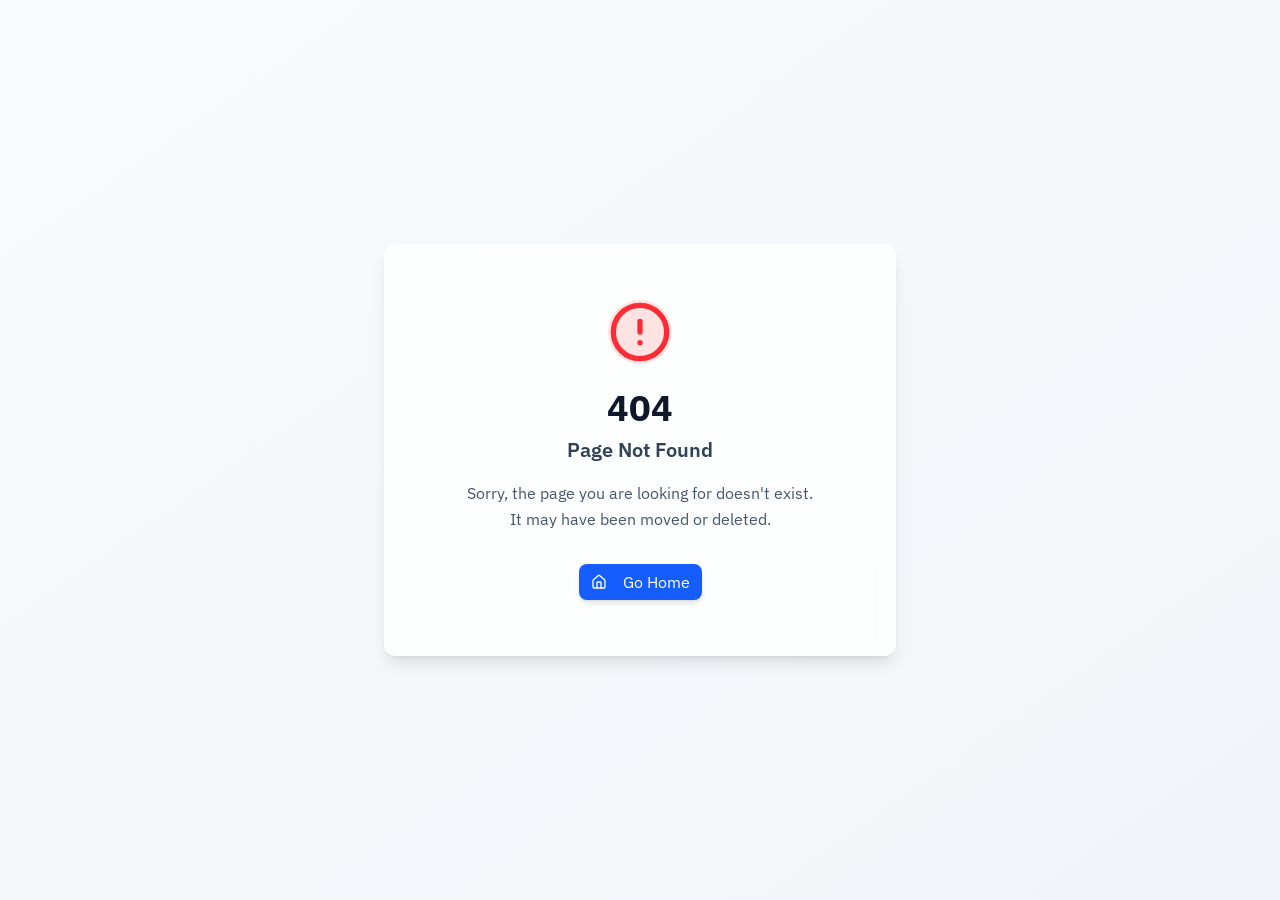
<file: index.html>
<!doctype html>
<html lang="en">

  <head>
    <meta charset="UTF-8" />
    <meta
      name="viewport"
      content="width=device-width, initial-scale=1.0, maximum-scale=1" />
    <meta name="description" content="Infinite AI builds outcome-based AI departments for faster lead response, more appointments, database reactivation, sales accountability, and executive revenue visibility." />
    <meta name="robots" content="index,follow" />
    <meta name="theme-color" content="#071018" />
    <meta property="og:type" content="website" />
    <meta property="og:title" content="Infinite AI | Your AI Department. Outcomes Over Automation." />
    <meta property="og:description" content="Choose the revenue outcome you need. Infinite AI builds the AI department behind it." />
    <meta property="og:image" content="/media/infinite-ai-hero-control-tower_30605538.png" />
    <meta name="twitter:card" content="summary_large_image" />
    <meta name="twitter:title" content="Infinite AI | Outcomes Over Automation." />
    <meta name="twitter:description" content="AI revenue systems for faster response, better booking, recovery, and executive visibility." />
    <title>Infinite AI | Your AI Department. Outcomes Over Automation.</title>
    <link rel="icon" type="image/svg+xml" href="/media/favicon.svg" />
    <link rel="preconnect" href="https://fonts.googleapis.com" />
    <link rel="preconnect" href="https://fonts.gstatic.com" crossorigin />
    <link href="https://fonts.googleapis.com/css2?family=IBM+Plex+Mono:wght@400;500;600&family=IBM+Plex+Sans:wght@400;500;600;700&family=Space+Grotesk:wght@400;500;600;700&display=swap" rel="stylesheet" />
    <script type="module" crossorigin src="/assets/index-BrvCGuok.js"></script>
    <link rel="stylesheet" crossorigin href="/assets/index-9msH9TsM.css">
  </head>

  <body>
    <div id="root"></div>
  </body>

</html>
</file>
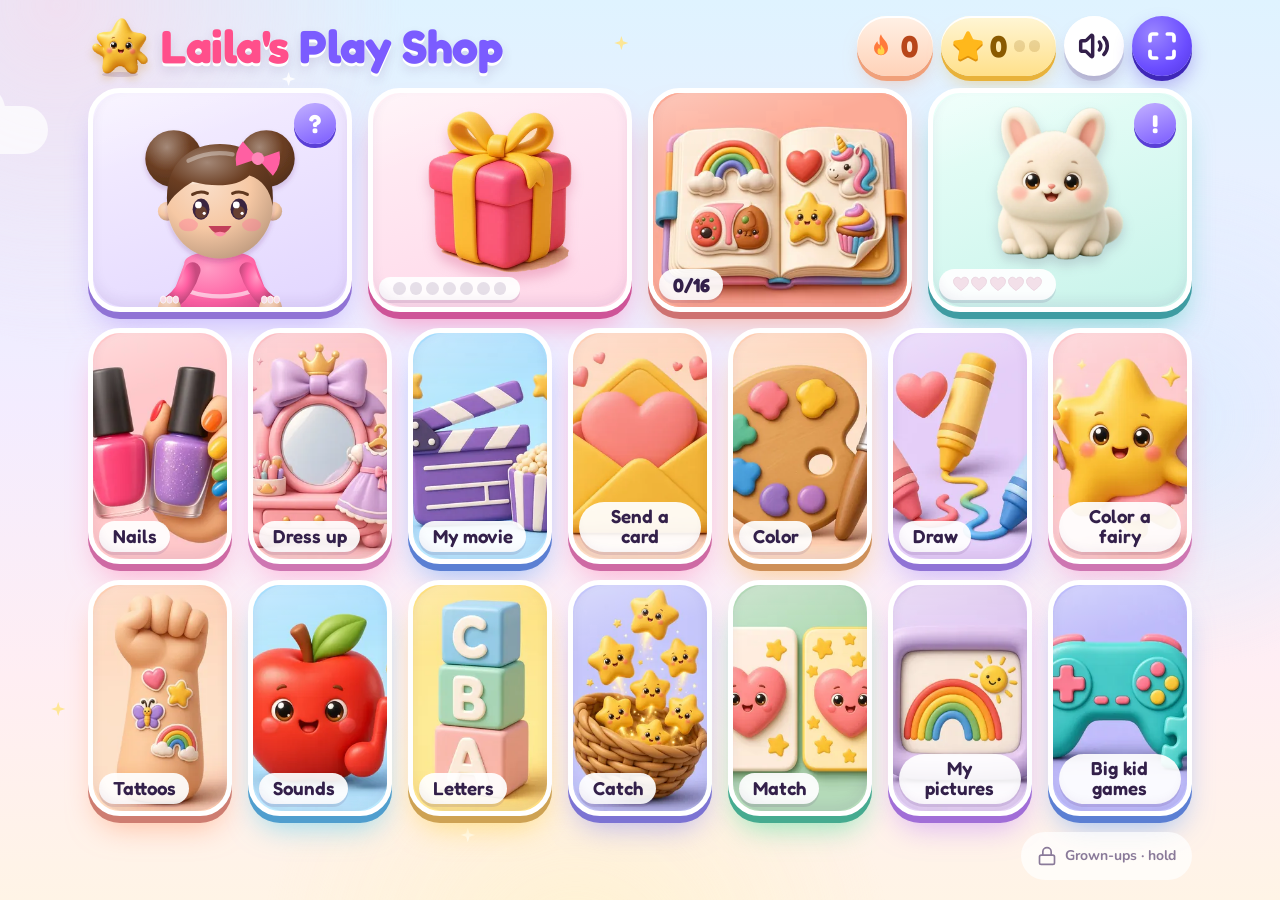
<file: lailas-play-shop/index.html>
<!doctype html>
<html lang="en">
  <head>
    <meta charset="utf-8" />
    <meta name="viewport" content="width=device-width, initial-scale=1, viewport-fit=cover, user-scalable=no" />
    <title>Laila's Play Shop</title>
    <meta name="description" content="Paint nails, sound out words, color, and make a card. A free play app for little kids. No ads, works offline." />
    <meta name="theme-color" content="#F3ECFF" />
    <meta name="color-scheme" content="light" />
    <meta name="mobile-web-app-capable" content="yes" />
    <meta name="apple-mobile-web-app-capable" content="yes" />
    <meta name="apple-mobile-web-app-title" content="Play Shop" />
    <meta name="apple-mobile-web-app-status-bar-style" content="default" />
    <link rel="icon" type="image/png" href="/lailas-play-shop/icons/favicon-64.png" />
    <link rel="icon" type="image/png" sizes="192x192" href="/lailas-play-shop/icons/icon-192.png" />
    <link rel="apple-touch-icon" href="/lailas-play-shop/icons/apple-touch-icon.png" />
    <meta property="og:type" content="website" />
    <meta property="og:title" content="Laila's Play Shop" />
    <meta property="og:description" content="Paint nails, sound out words, color, and make a card. Free, no ads, works offline." />
    <meta property="og:image" content="https://cryptouprise.github.io/lailas-play-shop/og.jpg" />
    <meta property="og:image:width" content="1200" />
    <meta property="og:image:height" content="630" />
    <meta property="og:url" content="https://cryptouprise.github.io/lailas-play-shop/" />
    <meta name="twitter:card" content="summary_large_image" />
    <meta name="twitter:title" content="Laila's Play Shop" />
    <meta name="twitter:image" content="https://cryptouprise.github.io/lailas-play-shop/og.jpg" />
    <link rel="preload" as="image" href="/lailas-play-shop/art/mascot.webp" />
    <style>
      /* paint something instantly while JS loads */
      html,body{background:linear-gradient(180deg,#dff3ff,#f3ecff 45%,#ffeef3 75%,#fff4e6);margin:0;height:100%}
      #boot{position:fixed;inset:0;display:grid;place-items:center;font:800 64px Nunito,system-ui,sans-serif;color:#ffc93c;animation:bp 1s ease-in-out infinite alternate}@keyframes bp{to{transform:scale(1.25)}}
    </style>
    <script type="module" crossorigin src="/lailas-play-shop/assets/index-B7ysQ9iC.js"></script>
    <link rel="stylesheet" crossorigin href="/lailas-play-shop/assets/index-Y3XN_cD_.css">
  <link rel="manifest" href="/lailas-play-shop/manifest.webmanifest"></head>
  <body>
    <div id="root"><div id="boot">★</div></div>
    <noscript>Laila's Play Shop needs JavaScript turned on.</noscript>
  </body>
</html>
</file>
<file: assets/index-9msH9TsM.css>
.hero-lead-route.hero-desk-glass{position:absolute;z-index:4;right:3.5%;top:14%;width:36%;height:66%;pointer-events:none;display:flex;flex-direction:column}.hero-lead-route .hlr-frame{position:relative;flex:1;min-height:0;display:flex;flex-direction:column;padding:10px 11px 9px;border-radius:14px;border:1px solid rgba(34,211,238,.68);background:linear-gradient(155deg,#06121cd1,#06121c8f 48%,#081c26a8),#050e1694;box-shadow:inset 0 0 0 1px #ffffff12,0 0 0 1px #22d3ee24,0 18px 40px #00000061,0 0 32px #22d3ee29;-webkit-backdrop-filter:blur(1.5px);backdrop-filter:blur(1.5px);overflow:hidden}.hero-lead-route .hlr-frame:before{content:"";position:absolute;top:0;right:0;width:46%;height:2px;border-radius:0 14px 0 0;background:linear-gradient(90deg,transparent,rgba(34,211,238,.98));box-shadow:0 0 14px #22d3eebf;z-index:3}.hero-lead-route .hlr-frame:after{content:"";position:absolute;top:0;right:0;bottom:22%;width:2px;border-radius:0 14px 0 0;background:linear-gradient(180deg,rgba(34,211,238,.98),transparent);box-shadow:0 0 14px #22d3ee8c;z-index:3}.hlr-grid{position:absolute;inset:0;z-index:0;opacity:.22;background-image:linear-gradient(rgba(34,211,238,.07) 1px,transparent 1px),linear-gradient(90deg,rgba(34,211,238,.07) 1px,transparent 1px);background-size:14px 14px;-webkit-mask-image:radial-gradient(ellipse 80% 70% at 50% 45%,#000 35%,transparent 85%);mask-image:radial-gradient(ellipse 80% 70% at 50% 45%,#000 35%,transparent 85%);pointer-events:none}.hlr-vignette{position:absolute;inset:0;z-index:0;border-radius:inherit;box-shadow:inset 0 0 28px #00000073;pointer-events:none}.hlr-scan{position:absolute;left:0;right:0;top:-20%;height:28%;z-index:2;background:linear-gradient(180deg,transparent,rgba(34,211,238,.07) 40%,rgba(34,211,238,.16) 50%,rgba(34,211,238,.07) 60%,transparent);animation:hlrScanSweep .55s ease-out forwards;pointer-events:none}@keyframes hlrScanSweep{0%{transform:translateY(0);opacity:.9}to{transform:translateY(380%);opacity:0}}.hlr-head{position:relative;z-index:1;display:flex;align-items:center;justify-content:space-between;gap:8px;margin-bottom:4px}.hlr-head span{display:inline-flex;align-items:center;gap:5px;color:var(--cyan);font:600 8px/1 var(--mono);letter-spacing:.08em}.hlr-live-dot{animation:hlrLiveBlink 1.4s ease-in-out infinite}@keyframes hlrLiveBlink{0%,to{opacity:1;filter:drop-shadow(0 0 3px rgba(34,211,238,.8))}50%{opacity:.45}}.hlr-head b,.hlr-head-label{color:#e8f7fb;font:700 8.5px/1.1 var(--mono);letter-spacing:.07em;text-align:right;text-shadow:0 0 12px rgba(34,211,238,.25)}.hlr-head-label{animation:hlrLabelIn .35s ease-out}@keyframes hlrLabelIn{0%{opacity:0;transform:translateY(-4px)}to{opacity:1;transform:translateY(0)}}.hlr-net{position:relative;z-index:1;flex:1;width:100%;min-height:0;overflow:visible}.hlr-constellation line{stroke:#7896a538;stroke-width:.7}.hlr-constellation>circle{fill:#8caab947}.hlr-sec-fo{overflow:visible;pointer-events:none}.hlr-sec-icon{display:flex;align-items:center;justify-content:center;width:8px;height:8px;color:#82a0af6b}.hlr-sec-icon svg{display:block}.hlr-path{fill:none;stroke-width:2.1;stroke-linecap:round;stroke-linejoin:round;opacity:.14;stroke-dasharray:1;stroke-dashoffset:0;transition:opacity .4s ease}.hlr-path.is-on{opacity:1;animation:hlrPathDraw .55s ease-out forwards,hlrPathFlow 1.8s linear .55s infinite}.hlr-path.is-lime.is-on{stroke-width:2.35;animation:hlrPathDraw .55s ease-out forwards,hlrPathFlowLime 1.6s linear .55s infinite}@keyframes hlrPathDraw{0%{stroke-dasharray:.001 1;stroke-dashoffset:0}to{stroke-dasharray:1 0;stroke-dashoffset:0}}@keyframes hlrPathFlow{0%{stroke-dasharray:.12 .08;stroke-dashoffset:0}to{stroke-dasharray:.12 .08;stroke-dashoffset:-.4}}@keyframes hlrPathFlowLime{0%{stroke-dasharray:.14 .07;stroke-dashoffset:0}to{stroke-dasharray:.14 .07;stroke-dashoffset:-.42}}.hlr-packet{fill:#7df3ff;stroke:#22d3eee6;stroke-width:.6;filter:drop-shadow(0 0 4px rgba(34,211,238,.95))}.hlr-packet.is-lime{fill:#d4f86a;stroke:#b7f436f2;filter:drop-shadow(0 0 5px rgba(183,244,54,.95))}.hlr-hub-bloom{fill:#22d3ee1a;stroke:none;opacity:0;transition:opacity .35s ease;transform-box:fill-box;transform-origin:center}.hlr-hub.is-on .hlr-hub-bloom{opacity:1;animation:hlrBloomPulse 2s ease-in-out infinite}.hlr-hub.is-lime.is-on .hlr-hub-bloom{fill:#b7f4361f;animation-name:hlrBloomPulseLime}@keyframes hlrBloomPulse{0%,to{opacity:.45;transform:scale(.92)}50%{opacity:.85;transform:scale(1.15)}}@keyframes hlrBloomPulseLime{0%,to{opacity:.5}50%{opacity:.95}}.hlr-hub-ring{fill:#081622f0;stroke:#22d3ee52;stroke-width:1.6;transition:stroke .3s ease,filter .3s ease}.hlr-hub-core{fill:#0a1c28f5;stroke:#22d3ee1f;stroke-width:.8}.hlr-hub.is-on .hlr-hub-ring{stroke:#22d3eefa;filter:drop-shadow(0 0 7px rgba(34,211,238,.8))}.hlr-hub.is-lime .hlr-hub-ring{stroke:#b7f43652}.hlr-hub.is-lime.is-on .hlr-hub-ring{stroke:#b7f436fa;filter:drop-shadow(0 0 8px rgba(183,244,54,.85))}.hlr-hub.is-lime.is-on .hlr-hub-core{stroke:#b7f43633}.hlr-hub{transform-box:fill-box;transform-origin:center}.hlr-hub.is-enter.is-on{animation:hlrHubPop .45s cubic-bezier(.22,1.4,.36,1)}@keyframes hlrHubPop{0%{transform:scale(.72);opacity:.5}70%{transform:scale(1.12)}to{transform:scale(1);opacity:1}}.hlr-hub.is-pulse.is-on .hlr-hub-ring{animation:hlrRingPulse 1.55s ease-in-out infinite}.hlr-hub.is-lime.is-pulse.is-on .hlr-hub-ring{animation-name:hlrRingPulseLime}@keyframes hlrRingPulse{0%,to{filter:drop-shadow(0 0 4px rgba(34,211,238,.5))}50%{filter:drop-shadow(0 0 11px rgba(34,211,238,.98))}}@keyframes hlrRingPulseLime{0%,to{filter:drop-shadow(0 0 4px rgba(183,244,54,.5))}50%{filter:drop-shadow(0 0 12px rgba(183,244,54,.98))}}.hlr-hub-fo{overflow:visible;pointer-events:none}.hlr-hub-icon{display:flex;align-items:center;justify-content:center;width:14px;height:14px;color:#96afbc73;transition:color .3s ease}.hlr-hub.is-on .hlr-hub-icon{color:#e8f7fb;filter:drop-shadow(0 0 3px rgba(34,211,238,.55))}.hlr-hub.is-lime.is-on .hlr-hub-icon{color:#f0fbc0;filter:drop-shadow(0 0 3px rgba(183,244,54,.6))}.hlr-hub-icon svg{display:block}.hlr-hub-label{fill:#b4d2dc66;font:700 6.5px/1 var(--mono);text-anchor:middle;letter-spacing:.05em;transition:fill .3s ease}.hlr-hub.is-on .hlr-hub-label{fill:#dff4f8}.hlr-hub.is-lime.is-on .hlr-hub-label{fill:var(--lime)}.hlr-climax-ring{fill:none;stroke:#b7f436d9;stroke-width:1.4;opacity:0;transform-box:fill-box;transform-origin:center;animation:hlrClimaxRing 1.8s ease-out infinite}@keyframes hlrClimaxRing{0%{transform:scale(.75);opacity:.85}to{transform:scale(1.65);opacity:0}}.hlr-burst-dot{fill:#b7f436f2;transform-origin:0 0;animation:hlrBurst .7s ease-out forwards;filter:drop-shadow(0 0 3px rgba(183,244,54,.9))}@keyframes hlrBurst{0%{transform:rotate(var(--burst-angle, 0deg)) translate(0) scale(1);opacity:1}to{transform:rotate(var(--burst-angle, 0deg)) translate(22px) scale(.2);opacity:0}}.hlr-channels{position:relative;z-index:1;display:grid;grid-template-columns:1fr 1fr;gap:5px;margin-top:2px}.hlr-chip{display:inline-flex;align-items:center;justify-content:center;gap:4px;min-height:22px;padding:0 6px;border-radius:5px;border:1px solid rgba(34,211,238,.22);background:#050e16b8;color:#6f8794;font:600 7px/1 var(--mono);letter-spacing:.06em;transition:color .3s ease,border-color .3s ease,background .3s ease,box-shadow .3s ease,transform .3s ease}.hlr-chip svg{flex:0 0 auto;opacity:.55}.hlr-chip.is-on{color:#dff7fb;border-color:#22d3eec7;background:#0a2430e6;box-shadow:0 0 14px #22d3ee38}.hlr-chip.is-on svg{opacity:1;color:var(--cyan)}.hlr-chip.is-flash.is-on{animation:hlrChipFlash .55s cubic-bezier(.22,1.35,.36,1)}@keyframes hlrChipFlash{0%{transform:scale(.92);box-shadow:0 0 #22d3ee00}45%{transform:scale(1.06);box-shadow:0 0 18px #22d3ee73}to{transform:scale(1)}}.hlr-chip.is-lime.is-on{color:#eef8c8;border-color:#b7f436c7;background:#18280ee6;box-shadow:0 0 16px #b7f43647}.hlr-chip.is-lime.is-on svg{color:var(--lime)}.hlr-chip.is-lime.is-hot.is-on{box-shadow:0 0 18px #b7f43666,inset 0 0 10px #b7f43614;animation:hlrBookedHot 1.6s ease-in-out infinite}@keyframes hlrBookedHot{0%,to{box-shadow:0 0 12px #b7f43647}50%{box-shadow:0 0 22px #b7f4368c}}.hlr-foot{position:relative;z-index:1;display:flex;flex-wrap:wrap;align-items:center;gap:6px;margin-top:7px;padding-top:7px;border-top:1px solid rgba(34,211,238,.2)}.hlr-foot>span{color:#7f98a5;font:500 7px/1 var(--mono);letter-spacing:.07em}.hlr-foot>span.is-lime{color:var(--lime);text-shadow:0 0 8px rgba(183,244,54,.35)}.hlr-foot>i{width:3px;height:3px;border-radius:50%;background:#22d3ee8c}.hlr-foot>b,.hlr-foot-detail{margin-left:auto;color:var(--cyan);font:700 7.5px/1 var(--mono);letter-spacing:.08em}.hlr-foot-detail{animation:hlrLabelIn .3s ease-out}.hlr-foot>b.is-hot,.hlr-foot-detail.is-hot{color:var(--lime);text-shadow:0 0 10px rgba(183,244,54,.4)}.hero-lead-route.is-static .hlr-scan,.hero-lead-route.is-static .hlr-live-dot,.hero-lead-route.is-static .hlr-path.is-on,.hero-lead-route.is-static .hlr-hub.is-on .hlr-hub-bloom,.hero-lead-route.is-static .hlr-hub.is-pulse.is-on .hlr-hub-ring,.hero-lead-route.is-static .hlr-climax-ring,.hero-lead-route.is-static .hlr-burst-dot,.hero-lead-route.is-static .hlr-chip.is-lime.is-hot.is-on,.hero-lead-route.is-static .hlr-chip.is-flash.is-on,.hero-lead-route.is-static .hlr-hub.is-enter.is-on,.hero-lead-route.is-static .hlr-head-label,.hero-lead-route.is-static .hlr-foot-detail{animation:none!important}.hero-lead-route.is-static .hlr-path.is-on{stroke-dasharray:none;opacity:1}@media (max-width: 980px){.hero-lead-route.hero-desk-glass{right:3%;top:12%;width:38%;height:68%}}@media (max-width: 660px){.hero-lead-route.hero-desk-glass{right:2%;top:12%;width:42%;height:62%}.hero-lead-route .hlr-frame{padding:7px 8px 6px;border-radius:10px}.hlr-constellation,.hlr-sec-fo,.hlr-grid{opacity:.35}.hlr-constellation{opacity:.45}.hlr-head b,.hlr-head-label,.hlr-head span,.hlr-chip,.hlr-foot>span,.hlr-foot>b,.hlr-foot-detail{font-size:6px}.hlr-chip{min-height:18px;gap:3px}.hlr-channels{gap:3px}.hlr-hub-label{font-size:5.5px}}@media (prefers-reduced-motion: reduce){.hlr-scan,.hlr-live-dot,.hlr-path.is-on,.hlr-hub.is-on .hlr-hub-bloom,.hlr-hub.is-pulse.is-on .hlr-hub-ring,.hlr-hub.is-lime.is-pulse.is-on .hlr-hub-ring,.hlr-climax-ring,.hlr-burst-dot,.hlr-chip.is-flash.is-on,.hlr-chip.is-lime.is-hot.is-on,.hlr-hub.is-enter.is-on,.hlr-head-label,.hlr-foot-detail{animation:none!important}.hlr-path.is-on{stroke-dasharray:none}}.ugc-video{position:absolute;inset:0;width:100%;height:100%;background:#061019}.ugc-video>video,.ugc-poster,.ugc-video-placeholder{width:100%;height:100%;display:block;object-fit:cover;position:absolute;inset:0}.ugc-video.is-presenter>video,.ugc-video.is-presenter .ugc-poster{object-position:40% center}.ugc-video.is-portrait>video,.ugc-video.is-portrait .ugc-poster,.ugc-video.is-portrait .ugc-video-placeholder{object-fit:contain;object-position:center center}.ugc-poster{z-index:0}.ugc-video>video{z-index:1}.ugc-video-placeholder{z-index:0;background:radial-gradient(circle at 72% 38%,rgba(34,211,238,.18),transparent 16rem),radial-gradient(circle at 28% 72%,rgba(183,244,54,.1),transparent 13rem),linear-gradient(145deg,#0b1924,#071018 70%)}.ugc-video.is-fallback>.ugc-video-placeholder{z-index:0}.ugc-controls{position:absolute;z-index:10;right:15px;bottom:14px;display:flex;align-items:center;gap:7px;pointer-events:auto}.ugc-sound-control,.ugc-play-control{min-height:38px;display:inline-flex;align-items:center;justify-content:center;border:1px solid rgba(181,224,234,.4);border-radius:7px;background:#050f17ed;box-shadow:0 8px 20px #00000040;color:#e8f4f5;font:600 9px/1 var(--mono);letter-spacing:.05em;touch-action:manipulation;-webkit-tap-highlight-color:transparent;transition:transform .16s cubic-bezier(.23,1,.32,1),border-color .16s ease,background .16s ease}.ugc-sound-control{gap:7px;padding:0 11px}.ugc-play-control{width:38px;padding:0}.ugc-sound-control:hover,.ugc-play-control:hover{transform:translateY(-2px);border-color:var(--cyan)}.ugc-sound-control:active,.ugc-play-control:active{transform:scale(.96)}.ugc-sound-control.is-muted{color:#dff7f9}.ugc-sound-control.is-audible{color:#071018;border-color:var(--lime);background:var(--lime)}.ugc-sound-control svg,.ugc-play-control svg{flex:0 0 auto}@media (max-width: 660px){.ugc-controls{right:9px;bottom:10px;gap:6px}.ugc-sound-control,.ugc-play-control{min-height:36px}.ugc-sound-control{padding:0 10px;font-size:8px}.ugc-play-control{width:36px}}.outcomes-switchboard{min-height:460px;position:relative;overflow:hidden;border:1px solid var(--line);background:radial-gradient(circle at 72% 46%,rgba(34,211,238,.16),transparent 13rem),radial-gradient(circle at 18% 70%,rgba(183,244,54,.08),transparent 10rem),#0b1925}.switchboard-grid{position:absolute;inset:0;opacity:.28;background-image:linear-gradient(rgba(104,186,211,.12) 1px,transparent 1px),linear-gradient(90deg,rgba(104,186,211,.12) 1px,transparent 1px);background-size:28px 28px;-webkit-mask-image:radial-gradient(circle at 60% 50%,black,transparent 78%);mask-image:radial-gradient(circle at 60% 50%,black,transparent 78%)}.switchboard-scan{position:absolute;left:0;right:0;height:22%;background:linear-gradient(to bottom,transparent,rgba(34,211,238,.12),transparent);animation:scanSweep 4s linear infinite;pointer-events:none}.switchboard-svg{position:absolute;inset:18px 8px 52px;width:calc(100% - 16px);height:calc(100% - 70px)}.sb-path{fill:none;stroke:#22d3ee8c;stroke-width:1.4;stroke-dasharray:7 6;animation:spokeDash 2.8s linear infinite}.sb-path.p4,.sb-path.p5,.sb-path.p6,.sb-path.p7,.sb-path.p8{stroke:#b7f43673}.sb-packet{fill:var(--cyan);filter:drop-shadow(0 0 6px var(--cyan))}.sb-packet.pk3,.sb-packet.pk4{fill:var(--lime);filter:drop-shadow(0 0 6px var(--lime))}.sb-node{position:absolute;z-index:2;padding:9px 11px;border:1px solid var(--line-strong);color:#c9e4e8;background:#06111ae6;font:500 9px var(--mono);letter-spacing:.07em;animation:nodeGlow 2.8s ease-in-out infinite}.sb-origin{top:46%;left:16%;color:var(--cyan)}.sb-src{left:4%;padding:7px 8px;color:#8eabb4;animation:none}.sb-src-a{top:18%}.sb-src-b{top:46%}.sb-src-c{top:74%}.sb-a{top:14%;left:46%;color:var(--cyan);animation-delay:.2s}.sb-b{top:44%;left:46%;color:var(--cyan);animation-delay:.55s}.sb-c{top:74%;left:46%;color:var(--lime);border-color:#b7f43680;animation-delay:.9s}.sb-d{top:14%;right:28%;color:var(--gold);animation-delay:1.2s}.sb-setter{top:74%;right:28%;color:var(--cyan);animation-delay:1.35s}.sb-end{top:44%;right:5%;color:var(--lime);border-color:#b7f4368c;animation-delay:1.5s}.sb-log{position:absolute;z-index:2;top:12px;right:12px;display:grid;gap:4px;padding:8px 9px;border:1px solid var(--line);background:#061018d1}.sb-log span{color:#8eabb4;font:500 8px var(--mono);letter-spacing:.07em}.sb-log .is-hot{color:var(--lime)}.sb-status{position:absolute;left:14px;right:14px;bottom:12px;z-index:2;display:flex;gap:8px;flex-wrap:wrap}.sb-status span{padding:6px 8px;border:1px solid var(--line);color:#8eabb4;background:#061018c7;font:500 8px var(--mono);letter-spacing:.07em}.sb-status .is-hot{color:var(--lime);border-color:#b7f43673}.strategy-console{min-height:440px}.console-main{min-height:360px}.scan-radar{position:absolute;left:42%;top:50%;width:210px;height:210px;border:1px solid rgba(34,211,238,.22);border-radius:50%;transform:translate(-50%,-50%);box-shadow:inset 0 0 40px #22d3ee14}.scan-radar:before,.scan-radar:after{content:"";position:absolute;inset:28px;border:1px dashed rgba(34,211,238,.22);border-radius:50%}.scan-radar:after{inset:56px}.scan-blip{position:absolute;width:8px;height:8px;border-radius:50%;background:var(--lime);box-shadow:0 0 10px var(--lime);animation:pingPulse 2.4s ease-out infinite}.scan-blip.blip-a{top:22%;left:62%}.scan-blip.blip-b{top:58%;left:24%;animation-delay:.7s;background:var(--cyan);box-shadow:0 0 10px var(--cyan)}.scan-blip.blip-c{top:68%;left:70%;animation-delay:1.3s}.scan-sweep{position:absolute;left:42%;top:50%;width:210px;height:210px;transform:translate(-50%,-50%);background:conic-gradient(from 0deg,transparent 0 78%,rgba(34,211,238,.28) 88%,transparent 100%);border-radius:50%;animation:radarSpin 4.2s linear infinite;pointer-events:none}.scan-card-d{inset:auto auto 12% 42%;transform:translate(-50%)}.scan-readout{position:absolute;top:18%;right:10px;display:grid;gap:6px;z-index:2}.scan-readout span{padding:7px 8px;border:1px solid var(--line);color:#8eabb4;background:#061018d1;font:500 8px var(--mono);letter-spacing:.07em}.scan-readout .is-hot{color:var(--gold);border-color:#e6b75c73}.scan-center{left:42%}.calc-terminal{min-height:440px}.calc-terminal-main{min-height:348px}.calc-gauge{position:absolute;left:50%;top:46%;width:168px;height:168px;transform:translate(-50%,-50%);border-radius:50%;background:conic-gradient(from 210deg,rgba(251,113,133,.8) 0 var(--leak, 35%),rgba(34,211,238,.18) var(--leak, 35%) 100%);mask:radial-gradient(circle,transparent 58%,black 59%);animation:gaugePulse 2.8s ease-in-out infinite;pointer-events:none}.calc-funnel{position:absolute;left:8%;bottom:14%;display:flex;align-items:flex-end;gap:6px;height:72px;z-index:1}.calc-funnel i{width:14px;border:1px solid rgba(251,113,133,.35);background:linear-gradient(to top,#fb71858c,#22d3ee33);animation:waveBar 2.2s ease-in-out infinite;transform-origin:bottom}.calc-funnel i:nth-child(1){height:86%}.calc-funnel i:nth-child(2){height:58%;animation-delay:.2s}.calc-funnel i:nth-child(3){height:34%;animation-delay:.4s}.calc-events{position:absolute;left:8%;top:10%;display:flex;gap:6px;z-index:2}.calc-events span{padding:6px 8px;border:1px solid var(--line);color:#8eabb4;background:#061018d1;font:500 8px var(--mono);letter-spacing:.06em}.calc-events .is-hot{color:var(--danger);border-color:#fb718573}@keyframes radarSpin{to{transform:translate(-50%,-50%) rotate(360deg)}}@keyframes gaugePulse{0%,to{filter:drop-shadow(0 0 8px rgba(251,113,133,.2))}50%{filter:drop-shadow(0 0 18px rgba(251,113,133,.45))}}@media (max-width: 980px){.outcomes-switchboard{max-width:700px;width:100%}}@media (max-width: 660px){.outcomes-switchboard{min-height:340px}.sb-node{transform:scale(.9);transform-origin:center}.sb-d,.sb-setter,.sb-log{display:none}.strategy-console{min-height:360px}.console-main{min-height:288px}.scan-readout{display:none}.calc-terminal{min-height:380px}}.panel-film{position:absolute;inset:0;pointer-events:none;z-index:1;box-shadow:inset 0 0 48px 10px #050c1247;background:linear-gradient(180deg,rgba(7,16,24,.1),transparent 18%,transparent 82%,rgba(7,16,24,.16))}.panel-film:after{content:"";position:absolute;inset:-18%;opacity:.035;mix-blend-mode:overlay;background-image:url("data:image/svg+xml,%3Csvg viewBox='0 0 180 180' xmlns='http://www.w3.org/2000/svg'%3E%3Cfilter id='n'%3E%3CfeTurbulence type='fractalNoise' baseFrequency='.8' numOctaves='3' stitchTiles='stitch'/%3E%3C/filter%3E%3Crect width='100%25' height='100%25' filter='url(%23n)'/%3E%3C/svg%3E")}.outcome-panel{box-shadow:inset 0 0 0 1px #ffffff08,0 28px 70px #00000047}.panel-speed{background:radial-gradient(circle at 70% 30%,rgba(183,244,54,.08),transparent 12rem),linear-gradient(160deg,#0b1924,#071018 74%)}.panel-widget{background:radial-gradient(circle at 82% 70%,rgba(34,211,238,.12),transparent 11rem),linear-gradient(160deg,#0c1c28,#071018 74%)}.panel-intel{background:radial-gradient(circle at 50% 40%,rgba(34,211,238,.1),transparent 12rem),linear-gradient(160deg,#0b1924,#071018 74%)}.outcome-panel .visual-frame-label,.outcome-panel .visual-live-badge,.outcome-panel .outcome-visual-overlay{z-index:3}.panel-channel-rail,.missed-channels,.appt-rail,.recovery-seq,.intel-chips{display:flex;gap:7px;flex-wrap:wrap}.panel-channel-rail{position:absolute;z-index:4;left:16px;right:16px;bottom:72px}.panel-channel-rail span,.missed-channels span,.appt-rail span,.recovery-seq span,.intel-chips span,.widget-dock-cta,.score-brief,.dept-node,.dept-hub,.roadmap-col{border:1px solid var(--line);background:#061018c7;font:500 8px/1 var(--mono);letter-spacing:.07em;color:#9db6be}.panel-channel-rail span,.missed-channels span,.appt-rail span,.intel-chips span{padding:7px 9px}.panel-channel-rail .is-hot,.missed-channels .is-hot,.appt-rail .is-hot,.recovery-seq .is-hot,.intel-chips .is-hot,.roadmap-col.is-hot{color:var(--lime);border-color:#b7f43680;box-shadow:0 0 16px #b7f43614}.panel-channel-rail .is-hot,.missed-channels .is-hot{animation:consolePulse 2.4s ease-in-out infinite}.panel-channel-rail .delay-1,.missed-stack i:nth-child(2),.dept-spoke.delay-1{animation-delay:.35s}.panel-channel-rail .delay-2,.dept-spoke.delay-2{animation-delay:.7s}.panel-channel-rail .delay-3,.dept-spoke.delay-3{animation-delay:1.05s}.widget-console{position:absolute;inset:0;display:flex;flex-direction:column}.widget-browser-bar{display:flex;align-items:center;gap:6px;height:36px;padding:0 14px;border-bottom:1px solid var(--line);background:#08121be0;color:#7f96a0;font:500 8px/1 var(--mono);letter-spacing:.08em}.widget-browser-bar em{width:7px;height:7px;border-radius:50%;background:#ffffff29;font-style:normal}.widget-browser-bar em:nth-child(1){background:#fb7185}.widget-browser-bar em:nth-child(2){background:#e6b75c}.widget-browser-bar em:nth-child(3){background:#b7f436}.widget-browser-bar span{margin-left:8px}.widget-site{position:relative;flex:1;padding:22px 22px 18px;background:linear-gradient(180deg,#0e202ceb,#08121af5)}.widget-site-nav{display:flex;gap:8px;align-items:center;margin-bottom:18px}.widget-site-nav i,.widget-site-copy i,.widget-site-hero{display:block;border-radius:3px;background:#22d3ee1f}.widget-site-nav i{width:auto;height:auto;padding:4px 0;background:transparent;color:#7f96a0;font:500 8px/1 var(--mono);letter-spacing:.08em}.widget-logo{width:22px;height:22px;margin-right:4px;border:1px solid rgba(183,244,54,.4);background:linear-gradient(135deg,#b7f43659,#22d3ee33)}.widget-nav-cta{margin-left:auto;padding:5px 8px;color:var(--lime);border:1px solid rgba(183,244,54,.4);background:#b7f4361f;font:500 8px/1 var(--mono);letter-spacing:.08em}.widget-site-hero{width:58%;height:auto;min-height:118px;margin-bottom:12px;padding:14px 14px 12px;display:grid;align-content:start;gap:7px;background:linear-gradient(120deg,#22d3ee33,#b7f4361a 55%,#22d3ee1f);border:1px solid rgba(34,211,238,.22)}.widget-site-hero small{color:var(--cyan);font:500 8px/1 var(--mono);letter-spacing:.08em}.widget-site-hero strong{color:#e8f4f6;font:600 15px/1.1 var(--display);letter-spacing:-.03em}.widget-site-hero em{display:block;height:5px;width:78%;border-radius:2px;background:#06101859;font-style:normal}.widget-site-hero em:nth-of-type(2){width:54%}.widget-site-cards{display:flex;gap:8px;width:58%;margin-bottom:12px}.widget-site-cards i{flex:1;min-height:58px;padding:8px;display:grid;gap:8px;border:1px solid rgba(34,211,238,.16);background:#22d3ee14;font-style:normal}.widget-site-cards b{color:#9db6be;font:500 8px/1 var(--mono);letter-spacing:.07em}.widget-site-cards s{display:block;height:22px;text-decoration:none;border-radius:2px;background:#06101859}.widget-site-stats{display:flex;gap:6px;width:58%}.widget-site-stats span{padding:6px 8px;border:1px solid var(--line);color:#8ea4ad;background:#0610188c;font:500 7px/1 var(--mono);letter-spacing:.06em}.widget-site-copy{display:grid;gap:7px;max-width:52%}.widget-site-copy i{height:6px}.widget-site-copy i:nth-child(2){width:86%}.widget-site-copy i:nth-child(3){width:64%}.widget-site-cta{display:inline-flex;margin-top:4px;padding:8px 12px;width:fit-content;color:var(--cyan);border:1px solid rgba(34,211,238,.35);background:#06101859;font:500 8px/1 var(--mono);letter-spacing:.08em}.widget-cursor{position:absolute;left:18%;top:58%;width:8px;height:8px;border-radius:50%;background:var(--cyan);box-shadow:0 0 12px var(--cyan);animation:cursorSeek 3.4s ease-in-out infinite}.widget-ping{position:absolute;left:48%;top:36%;width:10px;height:10px;border-radius:50%;background:var(--lime);box-shadow:0 0 12px var(--lime);animation:pingPulse 2.2s ease-out infinite}.widget-typing{display:flex;gap:4px;margin-top:10px;padding-left:4px}.widget-typing i{width:5px;height:5px;border-radius:50%;background:var(--cyan);animation:typingDot 1s ease-in-out infinite}.widget-typing i:nth-child(2){animation-delay:.15s}.widget-typing i:nth-child(3){animation-delay:.3s}.widget-dock{position:absolute;z-index:4;right:18px;bottom:22px;width:214px;padding:12px;border:1px solid rgba(34,211,238,.42);border-radius:10px;background:#061018e6;-webkit-backdrop-filter:blur(10px);backdrop-filter:blur(10px)}.widget-dock-head{display:flex;justify-content:space-between;color:var(--cyan);font:500 8px/1 var(--mono);letter-spacing:.08em}.widget-dock-head i,.visual-live-badge i{width:6px;height:6px;border-radius:50%;background:var(--lime);box-shadow:0 0 12px var(--lime)}.widget-msg{margin-top:10px;padding:8px 9px;border:1px solid var(--line);color:#c7dbe0;font:500 11px/1.35 var(--body)}.widget-msg.visitor{background:#22d3ee14}.widget-msg.ai{border-color:#b7f43647;background:#b7f4360f}.widget-slots{display:flex;gap:6px;margin-top:10px}.widget-slots span{flex:1;padding:6px 5px;text-align:center;border:1px solid var(--line);color:#8ea4ad;font:500 7px/1 var(--mono);letter-spacing:.05em}.widget-slots .is-hot{color:var(--lime);border-color:#b7f43673}.widget-dock-cta{margin-top:10px;padding:8px;text-align:center;color:#06100c;background:var(--lime);border-color:transparent}.panel-missed{background:radial-gradient(circle at 50% 42%,rgba(251,113,133,.14),transparent 11rem),linear-gradient(160deg,#1a1018,#071018 74%)}.missed-console{position:absolute;inset:0;display:flex;flex-direction:column;align-items:center;justify-content:center;gap:22px;padding:54px 22px 36px}.missed-radar{position:relative;width:168px;height:168px;display:grid;place-items:center}.missed-ring{position:absolute;inset:0;border:1px solid rgba(251,113,133,.45);border-radius:50%;animation:ringPulse 2.8s ease-out infinite}.missed-ring.ring-b{animation-delay:.9s;inset:18px}.missed-ring.ring-c{animation-delay:1.8s;inset:36px;border-color:#22d3ee66}.missed-clock{position:absolute;top:18px;left:50%;transform:translate(-50%);color:var(--danger);font:500 10px/1 var(--mono);letter-spacing:.12em}.missed-wave{position:absolute;left:12%;right:12%;bottom:18%;height:28px;display:flex;align-items:flex-end;gap:4px;opacity:.7}.missed-wave i{flex:1;background:linear-gradient(to top,#fb7185b3,#22d3ee40);animation:waveBar 1.6s ease-in-out infinite;transform-origin:bottom}.missed-wave i:nth-child(1){height:30%}.missed-wave i:nth-child(2){height:62%;animation-delay:.1s}.missed-wave i:nth-child(3){height:44%;animation-delay:.2s}.missed-wave i:nth-child(4){height:88%;animation-delay:.3s}.missed-wave i:nth-child(5){height:36%;animation-delay:.4s}.missed-wave i:nth-child(6){height:70%;animation-delay:.5s}.missed-wave i:nth-child(7){height:48%;animation-delay:.6s}.missed-wave i:nth-child(8){height:22%;animation-delay:.7s}.missed-radar strong{position:relative;z-index:1;text-align:center;color:var(--danger);font:600 16px/1.1 var(--display);letter-spacing:.08em}.missed-stack{display:flex;align-items:center;gap:8px;color:#b9d4d8;font:500 8px/1 var(--mono);letter-spacing:.08em}.missed-stack i{width:28px;height:1px;background:linear-gradient(90deg,var(--cyan),var(--lime));position:relative}.missed-stack i:after{content:"";position:absolute;top:-2px;left:0;width:5px;height:5px;border-radius:50%;background:var(--lime);animation:travelPip 1.8s linear infinite}.panel-appointments{background:radial-gradient(circle at 70% 30%,rgba(183,244,54,.1),transparent 12rem),linear-gradient(160deg,#102018,#071018 74%)}.appt-board{position:absolute;inset:0;display:grid;grid-template-columns:44px 1fr 92px;gap:10px;padding:52px 18px 28px}.appt-times{display:grid;grid-template-rows:18px repeat(5,1fr);align-items:center;color:#6f8791;font:500 8px/1 var(--mono)}.appt-toast{padding:7px 9px;color:var(--lime);border:1px solid rgba(183,244,54,.45);background:#081410e6;font:500 8px/1 var(--mono);letter-spacing:.08em;animation:consolePulse 2.2s ease-in-out infinite}.appt-next{padding:7px 9px;color:var(--cyan);border:1px solid rgba(34,211,238,.4);background:#08121ae0;font:500 8px/1 var(--mono);letter-spacing:.08em}.appt-week{display:grid;grid-template-columns:repeat(5,1fr);gap:6px;align-content:start}.appt-week span{color:#7f99a3;font:500 8px/1 var(--mono);letter-spacing:.08em;text-align:center;padding-bottom:4px}.appt-week i{min-height:36px;display:grid;place-items:center;border:1px solid var(--line);background:#22d3ee0d;color:#6f8791;font:500 7px/1 var(--mono);letter-spacing:.06em;font-style:normal}.appt-week .slot-booked{color:var(--lime);background:#b7f43629;border-color:#b7f4367a;animation:slotGlow 2.6s ease-in-out infinite}.appt-rail{display:flex;flex-direction:column;justify-content:center;gap:8px}.appt-rail span{padding:9px 8px}.panel-ledger{background:radial-gradient(circle at 20% 20%,rgba(230,183,92,.1),transparent 11rem),linear-gradient(160deg,#17140f,#071018 74%)}.ledger-console{position:absolute;inset:52px 16px 22px;display:grid;grid-template-columns:96px 1fr;gap:10px}.ledger-side{display:flex;flex-direction:column;gap:10px}.ledger-segments{display:flex;flex-direction:column;gap:7px;justify-content:center}.ledger-segments span{padding:8px 7px;border:1px solid var(--line);color:#9db6be;background:#08121ab8;font:500 8px/1 var(--mono);letter-spacing:.06em}.ledger-segments .is-hot{color:var(--lime);border-color:#b7f43673}.ledger-campaign{padding:10px 8px;border:1px solid rgba(230,183,92,.35);background:#14100ab8;display:grid;gap:6px}.ledger-campaign small,.ledger-campaign span{color:#8ea4ad;font:500 7px/1 var(--mono);letter-spacing:.07em}.ledger-campaign b{color:var(--gold);font:500 8px/1.2 var(--mono);letter-spacing:.05em}.ledger-pips{display:flex;gap:5px}.ledger-pips i{width:7px;height:7px;border-radius:50%;background:#ffffff2e}.ledger-pips .is-hot{background:var(--gold);box-shadow:0 0 10px var(--gold);animation:pingPulse 1.8s ease-out infinite}.ledger-table{position:relative;display:grid;align-content:start;gap:5px}.ledger-scan{position:absolute;left:0;right:0;height:28px;background:linear-gradient(90deg,transparent,rgba(230,183,92,.16),transparent);animation:ledgerScan 3.4s linear infinite;pointer-events:none}.ledger-head,.ledger-row{display:grid;grid-template-columns:70px 56px 1fr 92px;gap:8px;align-items:center;padding:9px 11px;font:500 9px/1 var(--mono);letter-spacing:.05em}.ledger-head{color:#6f8791}.ledger-row{border:1px solid var(--line);background:#08121ab8;color:#c5d6db}.ledger-row b{font-weight:500;color:#8ca3b1}.ledger-row.state-dormant b{color:#e3b5be}.ledger-row.state-contacted b{color:var(--cyan)}.ledger-row.state-reply b{color:var(--lime)}.ledger-row.state-queued b{color:var(--gold)}.ledger-row.state-reply{border-color:#b7f43666;box-shadow:0 0 18px #b7f43614}.panel-recovery{background:radial-gradient(circle at 58% 40%,rgba(251,113,133,.12),transparent 12rem),linear-gradient(160deg,#1a1214,#071018 74%)}.recovery-board{position:absolute;inset:0;display:flex;flex-direction:column;align-items:center;justify-content:center;gap:12px;padding:52px 18px 28px}.recovery-week{display:flex;gap:6px;flex-wrap:wrap;justify-content:center}.recovery-week span{padding:7px 8px;border:1px solid var(--line);color:#9db6be;background:#08121ac7;font:500 8px/1 var(--mono);letter-spacing:.05em}.recovery-week .showed{color:var(--lime);border-color:#b7f43659}.recovery-week .missed{color:var(--danger);border-color:#fb718580;animation:consolePulse 1.8s ease-in-out infinite}.recovery-week .pending{color:var(--gold)}.recovery-slot{width:min(320px,88%);padding:18px 20px;border:1px solid rgba(251,113,133,.42);background:#0c1016d1;text-align:center}.recovery-slot span{color:#8ea4ad;font:500 8px/1 var(--mono);letter-spacing:.08em}.recovery-slot strong{display:block;margin:10px 0 8px;color:var(--danger);font:600 34px/1 var(--display);letter-spacing:.08em}.recovery-slot small{color:#7d939c;font:500 8px/1.4 var(--mono);letter-spacing:.05em}.recovery-channels,.recovery-alts{display:flex;gap:6px}.recovery-channels span,.recovery-alts span{padding:6px 8px;border:1px solid var(--line);color:#9db6be;background:#08121ac7;font:500 8px/1 var(--mono);letter-spacing:.06em}.recovery-channels .is-hot,.recovery-alts .is-hot{color:var(--lime);border-color:#b7f43673}.recovery-channels .is-hot{animation:consolePulse 1.8s ease-in-out infinite}.recovery-seq{align-items:center}.recovery-seq span{padding:8px 9px}.recovery-seq i{width:18px;height:1px;background:var(--cyan)}.recovery-seq .is-miss{color:var(--danger);border-color:#fb718573}.recovery-pulse{position:absolute;width:220px;height:220px;border:1px solid rgba(251,113,133,.25);border-radius:50%;animation:ringPulse 3s ease-out infinite;pointer-events:none}.panel-scorecard{background:radial-gradient(circle at 80% 20%,rgba(34,211,238,.12),transparent 12rem),linear-gradient(160deg,#0d1c28,#071018 74%)}.scorecard-tower{position:absolute;inset:52px 18px 20px;display:grid;grid-template-rows:auto 1fr auto;gap:8px}.score-layout{display:grid;grid-template-columns:1.15fr .85fr;gap:8px;min-height:0}.score-col{display:grid;grid-template-columns:1fr 1fr;gap:7px;align-content:start}.score-card{padding:10px 11px;border:1px solid var(--line);background:#08141dc7}.score-card span{display:block;margin-bottom:8px;color:var(--cyan);font:500 9px/1 var(--mono);letter-spacing:.08em}.score-card label{display:grid;grid-template-columns:72px 1fr;gap:8px;align-items:center;margin-top:6px;color:#7f96a0;font:500 8px/1 var(--mono)}.score-card i{display:block;height:5px;background:var(--cyan);box-shadow:0 0 10px #22d3ee59}.score-brief-head{display:flex;justify-content:space-between;color:var(--gold);font:500 8px/1 var(--mono);letter-spacing:.08em}.score-card.is-flagged{border-color:#fb718573;box-shadow:0 0 16px #fb71851a}.score-ops{display:grid;grid-template-rows:52px 1fr;gap:7px;min-height:0}.score-wave{display:flex;align-items:flex-end;gap:4px;padding:8px 10px;border:1px solid rgba(34,211,238,.22);background:#08121ab3}.score-wave i{flex:1;transform-origin:bottom;background:var(--cyan);box-shadow:0 0 8px #22d3ee59;animation:waveBar 1.4s ease-in-out infinite}.score-wave i:nth-child(1){height:18%;animation-delay:0s}.score-wave i:nth-child(2){height:42%;animation-delay:.08s}.score-wave i:nth-child(3){height:70%;animation-delay:.16s}.score-wave i:nth-child(4){height:36%;animation-delay:.24s}.score-wave i:nth-child(5){height:88%;animation-delay:.32s}.score-wave i:nth-child(6){height:54%;animation-delay:.4s}.score-wave i:nth-child(7){height:28%;animation-delay:.48s}.score-wave i:nth-child(8){height:76%;animation-delay:.56s}.score-wave i:nth-child(9){height:44%;animation-delay:.64s}.score-wave i:nth-child(10){height:62%;animation-delay:.72s}.score-wave i:nth-child(11){height:22%;animation-delay:.8s}.score-wave i:nth-child(12){height:50%;animation-delay:.88s}.score-log{display:grid;align-content:start;gap:5px;padding:8px;border:1px solid var(--line);background:#08121ab8}.score-log div{display:flex;justify-content:space-between;gap:8px;color:#8ea4ad;font:500 8px/1 var(--mono);letter-spacing:.05em}.score-log .is-hot b{color:var(--danger)}.score-log b{color:#c5d6db;font-weight:500}.score-feed{display:flex;gap:7px;flex-wrap:wrap}.score-feed span{padding:7px 8px;border:1px solid var(--line);color:#9db6be;background:#08121ac7;font:500 8px/1 var(--mono);letter-spacing:.06em;animation:consolePulse 2.6s ease-in-out infinite}.score-feed .is-hot{color:var(--danger);border-color:#fb718573}.score-card i.quality{background:var(--lime);box-shadow:0 0 10px #b7f4364d}.intel-hud{position:absolute;inset:0}.intel-grid{position:absolute;inset:0;opacity:.28;background-image:linear-gradient(rgba(104,186,211,.14) 1px,transparent 1px),linear-gradient(90deg,rgba(104,186,211,.14) 1px,transparent 1px);background-size:26px 26px}.intel-spark{position:absolute;left:8%;right:28%;top:38%;height:90px}.intel-spark polyline{fill:none;stroke:var(--cyan);stroke-width:2;animation:sparkGlow 2.4s ease-in-out infinite}.intel-sweep{position:absolute;left:0;right:0;height:28%;background:linear-gradient(to bottom,transparent,rgba(34,211,238,.16),transparent);animation:scanSweep 3.6s linear infinite;pointer-events:none}.intel-chips{position:absolute;z-index:2;top:52px;right:16px;flex-direction:column;align-items:flex-end}.intel-chips span{padding:7px 9px}.intel-rings{position:absolute;left:50%;top:48%;width:220px;height:220px;transform:translate(-50%,-50%);pointer-events:none}.intel-rings i{position:absolute;inset:0;border:1px solid rgba(34,211,238,.18);border-radius:50%;animation:ringPulse 3.6s ease-out infinite}.intel-rings i:nth-child(2){inset:22px;animation-delay:.8s;border-color:#e6b75c38}.intel-rings i:nth-child(3){inset:44px;animation-delay:1.6s;border-color:#b7f43633}.intel-readouts{position:absolute;left:16px;bottom:72px;z-index:2;display:flex;gap:8px}.intel-readouts div{min-width:72px;padding:8px 9px;border:1px solid var(--line);background:#061018d1}.intel-readouts small{display:block;color:#7f96a0;font:500 7px/1 var(--mono);letter-spacing:.08em}.intel-readouts b{display:block;margin-top:6px;color:var(--cyan);font:500 10px/1 var(--mono)}.intel-readouts .is-hot b{color:var(--lime)}.panel-department{background:radial-gradient(circle at 50% 48%,rgba(183,244,54,.1),transparent 12rem),linear-gradient(160deg,#121c14,#071018 74%)}.outcome-visual-wrap.has-portrait-video{background:radial-gradient(ellipse at 50% 46%,#161b22,#0b0e11 68%);border-color:#22d3ee7a;box-shadow:inset 0 0 0 1px #b7f4361a,0 0 28px #22d3ee29}.outcome-visual-wrap.has-portrait-video .ugc-video{background:transparent}.dept-map{position:absolute;inset:0}.dept-svg{position:absolute;inset:36px 10px 70px;width:calc(100% - 20px);height:calc(100% - 70px)}.dept-spoke{stroke:var(--cyan);stroke-width:1;stroke-dasharray:6 5;animation:spokeDash 2.8s linear infinite}.dept-hub,.dept-node,.dept-loop{position:absolute}.dept-hub{left:50%;top:46%;transform:translate(-50%,-50%);padding:14px 16px;color:var(--lime);border-color:#b7f43680;font:600 11px/1 var(--mono);letter-spacing:.1em;box-shadow:0 0 24px #b7f4361f}.dept-node{padding:8px 10px;color:var(--cyan)}.dept-node.node-nw{top:18%;left:8%}.dept-node.node-ne{top:18%;right:8%}.dept-node.node-sw{bottom:26%;left:8%}.dept-node.node-se{bottom:26%;right:8%}.dept-loop{left:50%;bottom:22px;transform:translate(-50%);color:#7f96a0;font:500 8px/1 var(--mono);letter-spacing:.08em}.dept-bays{position:absolute;left:16px;right:196px;bottom:46px;display:flex;flex-wrap:wrap;gap:6px}.dept-bays span{padding:6px 8px;border:1px solid var(--line);color:#b7ccd3;background:#061018c7;font:500 8px/1 var(--mono);letter-spacing:.07em}.dept-bays .is-hot{color:var(--lime);border-color:#b7f43680}.panel-roadmap{background:radial-gradient(circle at 78% 60%,rgba(183,244,54,.1),transparent 11rem),linear-gradient(160deg,#14180f,#071018 74%)}.roadmap-map{position:absolute;inset:0;display:grid;grid-template-columns:repeat(3,1fr);gap:10px;align-content:center;padding:64px 18px 36px}.roadmap-col{min-height:168px;padding:18px 14px;display:flex;flex-direction:column}.roadmap-col span{color:var(--gold);font:500 28px/1 var(--display);letter-spacing:-.06em}.roadmap-col b{margin:auto 0 8px;color:#e8f2f4;font:600 16px/1 var(--display);letter-spacing:-.03em}.roadmap-col small{color:#7f96a0;font:500 8px/1 var(--mono);letter-spacing:.07em}.roadmap-path{position:absolute;left:12%;right:12%;top:46%;height:1px;background:linear-gradient(90deg,rgba(230,183,92,.2),var(--cyan),var(--lime));pointer-events:none}.roadmap-packet{position:absolute;top:46%;left:12%;width:7px;height:7px;margin-top:-3px;border-radius:50%;background:var(--lime);box-shadow:0 0 12px var(--lime);animation:roadmapTravel 3.4s linear infinite}.roadmap-col em{margin-top:10px;color:#6f8791;font:500 7px/1.3 var(--mono);letter-spacing:.06em;font-style:normal}@keyframes roadmapTravel{0%{left:12%;opacity:0}14%{opacity:1}86%{opacity:1}to{left:calc(88% - 7px);opacity:0}}@keyframes consolePulse{0%,to{box-shadow:0 0 #b7f43600}50%{box-shadow:0 0 16px #b7f4362e}}@keyframes consoleRise{0%{opacity:0;transform:translateY(8px)}to{opacity:1;transform:none}}@keyframes ringPulse{0%{transform:scale(.72);opacity:.7}to{transform:scale(1.28);opacity:0}}@keyframes travelPip{0%{left:0;opacity:0}15%{opacity:1}85%{opacity:1}to{left:calc(100% - 5px);opacity:0}}@keyframes slotGlow{0%,to{box-shadow:inset 0 0 #b7f43600}50%{box-shadow:inset 0 0 18px #b7f43629}}@keyframes barGrow{0%{transform:scaleX(0)}to{transform:scaleX(1)}}@keyframes scanSweep{0%{top:-10%;opacity:0}18%{opacity:.7}to{top:92%;opacity:0}}@keyframes spokeDash{to{stroke-dashoffset:-22}}@keyframes cursorSeek{0%{left:16%;top:42%;opacity:.35}60%{left:68%;top:64%;opacity:1}to{left:74%;top:72%;opacity:.2}}@keyframes typingDot{0%,80%,to{opacity:.25;transform:translateY(0)}40%{opacity:1;transform:translateY(-3px)}}@keyframes ledgerScan{0%{top:22px;opacity:0}18%{opacity:1}to{top:calc(100% - 30px);opacity:0}}@keyframes sparkDraw{to{stroke-dashoffset:0}}@keyframes sparkGlow{0%,to{opacity:.7}50%{opacity:1}}@keyframes pingPulse{0%{transform:scale(1);opacity:1}to{transform:scale(2.4);opacity:0}}@keyframes waveBar{0%,to{transform:scaleY(.55)}50%{transform:scaleY(1)}}.operating-trace .trace-log>div{animation:signalEnter .55s cubic-bezier(.23,1,.32,1) both}.operating-trace .trace-log>div:nth-child(1){animation-delay:.05s}.operating-trace .trace-log>div:nth-child(2){animation-delay:.15s}.operating-trace .trace-log>div:nth-child(3){animation-delay:.25s}.operating-trace .trace-log>div:nth-child(4){animation-delay:.35s}.operating-trace .trace-pip{animation:routePulse 1.8s ease-in-out infinite}@media (max-width: 660px){.panel-channel-rail{bottom:16px}.outcome-visual-wrap.has-ugc-video .panel-channel-rail{display:none}.widget-dock{width:176px;right:12px;bottom:18px}.widget-site-hero,.widget-site-cards,.widget-site-stats{width:48%}.appt-board{grid-template-columns:36px 1fr}.appt-rail{grid-column:1 / -1;flex-direction:row;flex-wrap:wrap}.ledger-console{grid-template-columns:1fr}.ledger-side,.ledger-segments{flex-direction:row;flex-wrap:wrap}.ledger-head,.ledger-row{grid-template-columns:58px 46px 1fr 78px;padding:8px;font-size:8px}.recovery-slot strong{font-size:28px}.score-layout{grid-template-columns:1fr}.dept-node{transform:scale(.92)}.roadmap-col{min-height:140px;padding:14px 10px}}.roadmap-head{grid-column:1 / -1;display:flex;justify-content:space-between;align-items:center;padding:0 2px 6px;color:#8eabb4;font:500 8px/1 var(--mono);letter-spacing:.08em}.roadmap-head b{color:var(--cyan);font:600 9px/1 var(--mono);letter-spacing:.1em}.roadmap-checks{margin-top:12px;display:flex;gap:5px}.roadmap-checks i{width:7px;height:7px;border-radius:50%;border:1px solid rgba(34,211,238,.35);background:#08141eb3}.roadmap-checks i.is-hot{border-color:var(--lime);background:var(--lime);box-shadow:0 0 10px #b7f4368c}.roadmap-readout{grid-column:1 / -1;display:flex;flex-wrap:wrap;gap:6px;margin-top:4px}.roadmap-readout span{padding:6px 8px;border:1px solid var(--line);background:#08141eb8;color:#9eb8c0;font:500 8px/1 var(--mono);letter-spacing:.06em}.roadmap-readout span.is-hot{border-color:#b7f43673;color:var(--lime)}.calculator-page{min-height:calc(100vh - 78px)}.calculator-hero{max-width:1280px;min-height:0;padding:64px 32px 36px;margin:auto;position:relative;display:grid;grid-template-columns:.9fr 1.1fr;gap:36px;align-items:start;overflow:hidden}.calculator-hero.is-live-fold{align-items:stretch}.calc-fold-sliders{margin-top:22px;display:grid;gap:14px}.calc-fold-sliders .calc-field small{display:none}.calculator-grid,.calc-final-grid{position:absolute;inset:0;opacity:.28;pointer-events:none;background-image:linear-gradient(rgba(104,186,211,.1) 1px,transparent 1px),linear-gradient(90deg,rgba(104,186,211,.1) 1px,transparent 1px);background-size:42px 42px;-webkit-mask-image:linear-gradient(to bottom,black,transparent);mask-image:linear-gradient(to bottom,black,transparent)}.calculator-hero-copy,.calc-terminal{position:relative;z-index:1}.calculator-hero-copy h1{max-width:690px;margin:20px 0 19px;font:600 clamp(45px,5.35vw,72px)/.99 var(--display);letter-spacing:-.07em}.calculator-hero-copy h1 span{color:var(--cyan)}.calculator-hero-copy>p{max-width:600px;color:var(--muted);font-size:17px;line-height:1.62}.calculator-hero-points{margin-top:28px;display:flex;flex-wrap:wrap;gap:9px}.calculator-hero-points span{padding:9px 10px;display:inline-flex;align-items:center;gap:6px;color:#b3c7cd;border:1px solid var(--line);background:#0b1b268f;font:500 9px var(--mono);letter-spacing:.05em}.calculator-hero-points svg{color:var(--cyan)}.calc-terminal{min-height:385px;overflow:hidden;border:1px solid var(--line-strong);background:radial-gradient(circle at 62% 51%,rgba(34,211,238,.16),transparent 10rem),linear-gradient(130deg,#0b202bf2,#071018e8);box-shadow:0 28px 70px #00000052}.calc-terminal-top,.calc-terminal-foot{min-height:47px;padding:0 16px;display:flex;align-items:center;justify-content:space-between;color:#819ca6;border-bottom:1px solid var(--line);font:500 9px var(--mono);letter-spacing:.07em}.calc-terminal-top span:first-child{display:flex;align-items:center;gap:6px;color:var(--cyan)}.calc-terminal-top i{width:6px;height:6px;background:var(--cyan);border-radius:50%;box-shadow:0 0 12px var(--cyan)}.calc-terminal-main{min-height:290px;position:relative}.calc-terminal-foot{min-height:46px;justify-content:center;border-top:1px solid var(--line);border-bottom:0}.calc-source,.calc-node,.calc-risk{position:absolute;color:#c2d7dc;border:1px solid var(--line-strong);background:#071018d9;font:500 9px/1.35 var(--mono);letter-spacing:.06em}.calc-source{left:7%;top:42%;padding:12px;color:var(--cyan)}.calc-node{padding:8px 9px}.calc-node-a{top:16%;left:39%;color:var(--danger);border-color:#fb718561}.calc-node-b{right:8%;top:42%;color:#e3b5be;border-color:#fb718559}.calc-node-c{left:50%;bottom:14%;color:var(--lime);border-color:#b7f4368c;text-align:center}.calc-route{position:absolute;height:1px;transform-origin:left;background:linear-gradient(90deg,var(--cyan),rgba(34,211,238,.1))}.calc-route-a{width:33%;left:21%;top:49%;transform:rotate(-24deg)}.calc-route-b{width:37%;left:22%;top:52%;transform:rotate(4deg)}.calc-route-c{width:25%;left:47%;top:58%;transform:rotate(28deg);background:linear-gradient(90deg,var(--cyan),var(--lime))}.calc-risk{right:7%;bottom:12%;padding:13px;display:grid;gap:4px;border-color:#b7f43670}.calc-risk small{color:#85a3ac;font-size:8px}.calc-risk b{color:var(--lime);font:500 18px/1 var(--mono);letter-spacing:-.06em}.calc-risk span{color:#a7bec5;font-size:8px}.calculator-workspace{max-width:1280px;padding:0 32px 120px;margin:auto;display:grid;grid-template-columns:.74fr 1.26fr;gap:17px}.calc-input-panel,.calc-output-panel{border:1px solid var(--line);background:linear-gradient(145deg,#0e1f2bc4,#071119d1)}.calc-input-panel{padding:28px}.calc-panel-head,.calc-output-head{display:flex;align-items:flex-start;justify-content:space-between;gap:20px}.calc-panel-head span,.calc-output-head span,.calc-recommendation span{color:var(--cyan);font:500 9px var(--mono);letter-spacing:.09em}.calc-panel-head h2{margin:10px 0 0;font:600 28px/1.03 var(--display);letter-spacing:-.05em}.calc-panel-head svg,.calc-output-head>svg{color:var(--cyan)}.calc-input-panel>p{margin:16px 0 28px;color:#91aab4;font-size:13px;line-height:1.55}.calc-field-stack{display:grid;gap:21px}.calc-field{display:grid;gap:8px}.calc-field-top{display:flex;justify-content:space-between;gap:14px;align-items:baseline}.calc-field-top b{color:#d5e4e8;font:500 12px/1.2 var(--body)}.calc-field-top strong{color:var(--lime);font:500 12px var(--mono);white-space:nowrap}.calc-field small{color:#6f8994;font:10px/1.4 var(--body)}.calc-field input{width:100%;height:4px;appearance:none;border:0;border-radius:10px;outline:none;cursor:pointer;background:linear-gradient(90deg,var(--cyan) 0 var(--fill),rgba(169,204,216,.18) var(--fill) 100%)}.calc-field input::-webkit-slider-thumb{width:17px;height:17px;appearance:none;border:3px solid var(--ink);border-radius:50%;background:var(--cyan);box-shadow:0 0 0 1px #22d3eea6,0 0 14px #22d3ee80}.calc-output-panel{padding:35px;position:relative;overflow:hidden}.calc-output-panel:before{content:"";position:absolute;top:0;right:8%;width:1px;height:100%;opacity:.25;background:linear-gradient(transparent,var(--cyan),transparent)}.calc-output-head h2{max-width:680px;margin:12px 0 0;font:600 clamp(30px,3.7vw,49px)/1.05 var(--display);letter-spacing:-.06em}.calc-output-head h2 em{font-style:normal;color:var(--danger)}.calc-output-note{max-width:690px;margin:18px 0 27px;color:#8da5af;font-size:13px;line-height:1.55}.calc-stat-grid{display:grid;grid-template-columns:repeat(3,1fr);gap:10px}.calc-stat-grid>div{min-height:144px;padding:17px;display:flex;flex-direction:column;border:1px solid var(--line);background:#07111973}.calc-stat-grid span{color:#7d99a3;font:500 8px/1.4 var(--mono);letter-spacing:.05em}.calc-stat-grid b{margin:auto 0 6px;color:#f0f8fa;font:500 clamp(25px,3.1vw,39px)/1 var(--display);letter-spacing:-.07em}.calc-stat-grid>div:nth-child(3) b{color:var(--danger)}.calc-stat-grid small{color:#708995;font:9px/1.35 var(--mono)}.calc-response-card{margin-top:13px;padding:18px;border:1px solid var(--line);background:#08131c8c}.calc-response-card>div:first-child{display:flex;align-items:baseline;justify-content:space-between;gap:15px}.calc-response-card span{color:#a1b8c1;font:500 9px var(--mono);letter-spacing:.065em}.calc-response-card b{color:var(--danger);font:500 15px var(--mono)}.calc-response-card small{display:block;margin-top:5px;color:#728c97;font:9px var(--mono)}.calc-risk-bar{height:8px;margin:17px 0 10px;overflow:hidden;background:linear-gradient(90deg,#b7f4364d,#22d3ee4d,#fb71854d)}.calc-risk-bar i{display:block;height:100%;background:var(--danger);box-shadow:0 0 16px #fb7185a8;transition:width .25s cubic-bezier(.23,1,.32,1)}.calc-risk-legend{display:flex;justify-content:space-between;color:#78929d;font:500 8px var(--mono);letter-spacing:.055em}.calc-risk-legend b{color:#9aafb7;font-weight:500}.calc-recommendation{margin-top:13px;padding:22px;display:grid;grid-template-columns:auto 1fr auto;gap:16px;align-items:center;border:1px solid rgba(183,244,54,.38);background:radial-gradient(circle at 10% 45%,rgba(183,244,54,.13),transparent 12rem),#15261cb3}.calc-recommendation-mark{width:42px;height:42px;display:grid;place-items:center;color:var(--lime);border:1px solid rgba(183,244,54,.5)}.calc-recommendation h3{margin:8px 0 5px;color:#f3fbf7;font:600 23px/1.05 var(--display);letter-spacing:-.04em}.calc-recommendation p{max-width:490px;margin:0;color:#a9c2c1;font-size:12px;line-height:1.5}.calc-model-route{margin-top:24px;display:flex;align-items:center;gap:9px;color:#79939d;font:500 8px var(--mono);letter-spacing:.06em}.calc-model-route i{flex:1;min-width:24px;height:1px;background:linear-gradient(90deg,var(--cyan),rgba(34,211,238,.14))}.calc-model-route b{color:var(--lime);font-weight:500}.calc-final-cta{min-height:445px;padding:95px 32px;position:relative;overflow:hidden;text-align:center;border-top:1px solid var(--line);background:radial-gradient(circle at 50% 68%,rgba(183,244,54,.12),transparent 23rem),#0a1720}.calc-final-cta>*:not(.calc-final-grid){position:relative}.calc-final-cta h2{margin:20px 0 14px;font:600 clamp(40px,4.8vw,65px)/1 var(--display);letter-spacing:-.07em}.calc-final-cta h2 span{color:var(--cyan)}.calc-final-cta p{max-width:580px;margin:0 auto;color:#9fb6be;font-size:16px;line-height:1.58}.calc-final-cta .hero-actions{justify-content:center}@media (max-width: 980px){.calculator-hero,.calculator-workspace{grid-template-columns:1fr}.calculator-hero{padding-top:83px;gap:45px}.calc-terminal{max-width:720px;width:100%;justify-self:center}.calculator-workspace{padding-top:0}.calc-input-panel{max-width:720px;width:100%;justify-self:center}.calc-output-panel:before{display:none}}@media (max-width: 660px){.calculator-hero{min-height:auto;padding:75px 18px 58px}.calculator-hero-copy h1{font-size:46px}.calc-terminal{min-height:330px}.calc-terminal-main{min-height:236px}.calc-risk{right:4%;bottom:9%;transform:scale(.82);transform-origin:bottom right}.calc-node-b{right:3%}.calculator-workspace{padding:0 18px 76px;gap:12px}.calc-input-panel,.calc-output-panel{padding:22px 16px}.calc-output-head h2{font-size:33px}.calc-stat-grid{grid-template-columns:1fr}.calc-stat-grid>div{min-height:105px}.calc-recommendation{grid-template-columns:auto 1fr;padding:18px}.calc-recommendation .button{grid-column:1 / -1;width:100%}.calc-model-route{flex-wrap:wrap;row-gap:10px}.calc-model-route i{flex-basis:21px}.calc-final-cta{min-height:460px;padding:80px 18px}.calc-final-cta h2{font-size:43px}}/*! tailwindcss v4.1.14 | MIT License | https://tailwindcss.com */@layer properties{@supports (((-webkit-hyphens:none)) and (not (margin-trim:inline))) or ((-moz-orient:inline) and (not (color:rgb(from red r g b)))){*,:before,:after,::backdrop{--tw-translate-x:0;--tw-translate-y:0;--tw-translate-z:0;--tw-rotate-x:initial;--tw-rotate-y:initial;--tw-rotate-z:initial;--tw-skew-x:initial;--tw-skew-y:initial;--tw-border-style:solid;--tw-gradient-position:initial;--tw-gradient-from:#0000;--tw-gradient-via:#0000;--tw-gradient-to:#0000;--tw-gradient-stops:initial;--tw-gradient-via-stops:initial;--tw-gradient-from-position:0%;--tw-gradient-via-position:50%;--tw-gradient-to-position:100%;--tw-leading:initial;--tw-font-weight:initial;--tw-tracking:initial;--tw-ordinal:initial;--tw-slashed-zero:initial;--tw-numeric-figure:initial;--tw-numeric-spacing:initial;--tw-numeric-fraction:initial;--tw-shadow:0 0 #0000;--tw-shadow-color:initial;--tw-shadow-alpha:100%;--tw-inset-shadow:0 0 #0000;--tw-inset-shadow-color:initial;--tw-inset-shadow-alpha:100%;--tw-ring-color:initial;--tw-ring-shadow:0 0 #0000;--tw-inset-ring-color:initial;--tw-inset-ring-shadow:0 0 #0000;--tw-ring-inset:initial;--tw-ring-offset-width:0px;--tw-ring-offset-color:#fff;--tw-ring-offset-shadow:0 0 #0000;--tw-outline-style:solid;--tw-blur:initial;--tw-brightness:initial;--tw-contrast:initial;--tw-grayscale:initial;--tw-hue-rotate:initial;--tw-invert:initial;--tw-opacity:initial;--tw-saturate:initial;--tw-sepia:initial;--tw-drop-shadow:initial;--tw-drop-shadow-color:initial;--tw-drop-shadow-alpha:100%;--tw-drop-shadow-size:initial;--tw-backdrop-blur:initial;--tw-backdrop-brightness:initial;--tw-backdrop-contrast:initial;--tw-backdrop-grayscale:initial;--tw-backdrop-hue-rotate:initial;--tw-backdrop-invert:initial;--tw-backdrop-opacity:initial;--tw-backdrop-saturate:initial;--tw-backdrop-sepia:initial;--tw-duration:initial;--tw-ease:initial;--tw-content:"";--tw-animation-delay:0s;--tw-animation-direction:normal;--tw-animation-duration:initial;--tw-animation-fill-mode:none;--tw-animation-iteration-count:1;--tw-enter-blur:0;--tw-enter-opacity:1;--tw-enter-rotate:0;--tw-enter-scale:1;--tw-enter-translate-x:0;--tw-enter-translate-y:0;--tw-exit-blur:0;--tw-exit-opacity:1;--tw-exit-rotate:0;--tw-exit-scale:1;--tw-exit-translate-x:0;--tw-exit-translate-y:0}}}@layer theme{:root,:host{--font-sans:ui-sans-serif,system-ui,sans-serif,"Apple Color Emoji","Segoe UI Emoji","Segoe UI Symbol","Noto Color Emoji";--font-mono:ui-monospace,SFMono-Regular,Menlo,Monaco,Consolas,"Liberation Mono","Courier New",monospace;--color-red-100:oklch(93.6% .032 17.717);--color-red-500:oklch(63.7% .237 25.331);--color-blue-600:oklch(54.6% .245 262.881);--color-blue-700:oklch(48.8% .243 264.376);--color-slate-50:oklch(98.4% .003 247.858);--color-slate-100:oklch(96.8% .007 247.896);--color-slate-600:oklch(44.6% .043 257.281);--color-slate-700:oklch(37.2% .044 257.287);--color-slate-900:oklch(20.8% .042 265.755);--color-black:#000;--color-white:#fff;--spacing:.25rem;--container-sm:24rem;--container-lg:32rem;--container-2xl:42rem;--text-xs:.75rem;--text-xs--line-height:calc(1/.75);--text-sm:.875rem;--text-sm--line-height:calc(1.25/.875);--text-base:1rem;--text-base--line-height: 1.5 ;--text-lg:1.125rem;--text-lg--line-height:calc(1.75/1.125);--text-xl:1.25rem;--text-xl--line-height:calc(1.75/1.25);--text-4xl:2.25rem;--text-4xl--line-height:calc(2.5/2.25);--font-weight-normal:400;--font-weight-medium:500;--font-weight-semibold:600;--font-weight-bold:700;--tracking-tight:-.025em;--tracking-widest:.1em;--leading-snug:1.375;--leading-normal:1.5;--leading-relaxed:1.625;--radius-xs:.125rem;--radius-sm:.25rem;--radius-md:.375rem;--radius-lg:.5rem;--radius-xl:.75rem;--ease-in-out:cubic-bezier(.4,0,.2,1);--animate-spin:spin 1s linear infinite;--animate-pulse:pulse 2s cubic-bezier(.4,0,.6,1)infinite;--blur-sm:8px;--aspect-video:16/9;--default-transition-duration:.15s;--default-transition-timing-function:cubic-bezier(.4,0,.2,1);--default-font-family:var(--font-sans);--default-mono-font-family:var(--font-mono)}}@layer base{*,:after,:before,::backdrop{box-sizing:border-box;border:0 solid;margin:0;padding:0}::file-selector-button{box-sizing:border-box;border:0 solid;margin:0;padding:0}html,:host{-webkit-text-size-adjust:100%;tab-size:4;line-height:1.5;font-family:var(--default-font-family,ui-sans-serif,system-ui,sans-serif,"Apple Color Emoji","Segoe UI Emoji","Segoe UI Symbol","Noto Color Emoji");font-feature-settings:var(--default-font-feature-settings,normal);font-variation-settings:var(--default-font-variation-settings,normal);-webkit-tap-highlight-color:transparent}hr{height:0;color:inherit;border-top-width:1px}abbr:where([title]){-webkit-text-decoration:underline dotted;text-decoration:underline dotted}h1,h2,h3,h4,h5,h6{font-size:inherit;font-weight:inherit}a{color:inherit;-webkit-text-decoration:inherit;text-decoration:inherit}b,strong{font-weight:bolder}code,kbd,samp,pre{font-family:var(--default-mono-font-family,ui-monospace,SFMono-Regular,Menlo,Monaco,Consolas,"Liberation Mono","Courier New",monospace);font-feature-settings:var(--default-mono-font-feature-settings,normal);font-variation-settings:var(--default-mono-font-variation-settings,normal);font-size:1em}small{font-size:80%}sub,sup{vertical-align:baseline;font-size:75%;line-height:0;position:relative}sub{bottom:-.25em}sup{top:-.5em}table{text-indent:0;border-color:inherit;border-collapse:collapse}:-moz-focusring{outline:auto}progress{vertical-align:baseline}summary{display:list-item}ol,ul,menu{list-style:none}img,svg,video,canvas,audio,iframe,embed,object{vertical-align:middle;display:block}img,video{max-width:100%;height:auto}button,input,select,optgroup,textarea{font:inherit;font-feature-settings:inherit;font-variation-settings:inherit;letter-spacing:inherit;color:inherit;opacity:1;background-color:#0000;border-radius:0}::file-selector-button{font:inherit;font-feature-settings:inherit;font-variation-settings:inherit;letter-spacing:inherit;color:inherit;opacity:1;background-color:#0000;border-radius:0}:where(select:is([multiple],[size])) optgroup{font-weight:bolder}:where(select:is([multiple],[size])) optgroup option{padding-inline-start:20px}::file-selector-button{margin-inline-end:4px}::placeholder{opacity:1}@supports (not ((-webkit-appearance:-apple-pay-button))) or (contain-intrinsic-size:1px){::placeholder{color:currentColor}@supports (color:color-mix(in lab,red,red)){::placeholder{color:color-mix(in oklab,currentcolor 50%,transparent)}}}textarea{resize:vertical}::-webkit-search-decoration{-webkit-appearance:none}::-webkit-date-and-time-value{min-height:1lh;text-align:inherit}::-webkit-datetime-edit{display:inline-flex}::-webkit-datetime-edit-fields-wrapper{padding:0}::-webkit-datetime-edit{padding-block:0}::-webkit-datetime-edit-year-field{padding-block:0}::-webkit-datetime-edit-month-field{padding-block:0}::-webkit-datetime-edit-day-field{padding-block:0}::-webkit-datetime-edit-hour-field{padding-block:0}::-webkit-datetime-edit-minute-field{padding-block:0}::-webkit-datetime-edit-second-field{padding-block:0}::-webkit-datetime-edit-millisecond-field{padding-block:0}::-webkit-datetime-edit-meridiem-field{padding-block:0}::-webkit-calendar-picker-indicator{line-height:1}:-moz-ui-invalid{box-shadow:none}button,input:where([type=button],[type=reset],[type=submit]){appearance:button}::file-selector-button{appearance:button}::-webkit-inner-spin-button{height:auto}::-webkit-outer-spin-button{height:auto}[hidden]:where(:not([hidden=until-found])){display:none!important}}@layer components;@layer utilities{.\@container\/card-header{container:card-header/inline-size}.\@container\/field-group{container:field-group/inline-size}.pointer-events-none{pointer-events:none}.invisible{visibility:hidden}.visible{visibility:visible}.sr-only{clip-path:inset(50%);white-space:nowrap;border-width:0;width:1px;height:1px;margin:-1px;padding:0;position:absolute;overflow:hidden}.absolute{position:absolute}.fixed{position:fixed}.relative{position:relative}.static{position:static}.inset-0{inset:calc(var(--spacing)*0)}.inset-x-0{inset-inline:calc(var(--spacing)*0)}.inset-y-0{inset-block:calc(var(--spacing)*0)}.-top-12{top:calc(var(--spacing)*-12)}.top-0{top:calc(var(--spacing)*0)}.top-1\.5{top:calc(var(--spacing)*1.5)}.top-1\/2{top:50%}.top-3\.5{top:calc(var(--spacing)*3.5)}.top-4{top:calc(var(--spacing)*4)}.top-\[1px\]{top:1px}.top-\[50\%\]{top:50%}.top-\[60\%\]{top:60%}.top-full{top:100%}.-right-12{right:calc(var(--spacing)*-12)}.right-0{right:calc(var(--spacing)*0)}.right-1{right:calc(var(--spacing)*1)}.right-2{right:calc(var(--spacing)*2)}.right-3{right:calc(var(--spacing)*3)}.right-4{right:calc(var(--spacing)*4)}.-bottom-12{bottom:calc(var(--spacing)*-12)}.bottom-0{bottom:calc(var(--spacing)*0)}.-left-12{left:calc(var(--spacing)*-12)}.left-0{left:calc(var(--spacing)*0)}.left-1\/2{left:50%}.left-2{left:calc(var(--spacing)*2)}.left-\[50\%\]{left:50%}.isolate{isolation:isolate}.z-10{z-index:10}.z-20{z-index:20}.z-50{z-index:50}.z-\[1\]{z-index:1}.order-first{order:-9999}.order-last{order:9999}.col-start-2{grid-column-start:2}.row-span-2{grid-row:span 2/span 2}.row-start-1{grid-row-start:1}.container{width:100%}@media (min-width:40rem){.container{max-width:40rem}}@media (min-width:48rem){.container{max-width:48rem}}@media (min-width:64rem){.container{max-width:64rem}}@media (min-width:80rem){.container{max-width:80rem}}@media (min-width:96rem){.container{max-width:96rem}}.\!m-0{margin:calc(var(--spacing)*0)!important}.-mx-1{margin-inline:calc(var(--spacing)*-1)}.mx-2{margin-inline:calc(var(--spacing)*2)}.mx-3\.5{margin-inline:calc(var(--spacing)*3.5)}.mx-4{margin-inline:calc(var(--spacing)*4)}.mx-auto{margin-inline:auto}.-my-2{margin-block:calc(var(--spacing)*-2)}.my-0{margin-block:calc(var(--spacing)*0)}.my-0\.5{margin-block:calc(var(--spacing)*.5)}.my-1{margin-block:calc(var(--spacing)*1)}.-mt-4{margin-top:calc(var(--spacing)*-4)}.mt-1\.5{margin-top:calc(var(--spacing)*1.5)}.mt-2{margin-top:calc(var(--spacing)*2)}.mt-4{margin-top:calc(var(--spacing)*4)}.mt-auto{margin-top:auto}.mr-2{margin-right:calc(var(--spacing)*2)}.mb-2{margin-bottom:calc(var(--spacing)*2)}.mb-3{margin-bottom:calc(var(--spacing)*3)}.mb-4{margin-bottom:calc(var(--spacing)*4)}.mb-6{margin-bottom:calc(var(--spacing)*6)}.mb-8{margin-bottom:calc(var(--spacing)*8)}.-ml-4{margin-left:calc(var(--spacing)*-4)}.ml-1{margin-left:calc(var(--spacing)*1)}.ml-4{margin-left:calc(var(--spacing)*4)}.ml-auto{margin-left:auto}.line-clamp-1{-webkit-line-clamp:1;-webkit-box-orient:vertical;display:-webkit-box;overflow:hidden}.line-clamp-2{-webkit-line-clamp:2;-webkit-box-orient:vertical;display:-webkit-box;overflow:hidden}.block{display:block}.flex{display:flex}.grid{display:grid}.hidden{display:none}.inline-flex{display:inline-flex}.table{display:table}.table-caption{display:table-caption}.table-cell{display:table-cell}.table-row{display:table-row}.field-sizing-content{field-sizing:content}.aspect-square{aspect-ratio:1}.aspect-video{aspect-ratio:var(--aspect-video)}.size-\(--cell-size\){width:var(--cell-size);height:var(--cell-size)}.size-2{width:calc(var(--spacing)*2);height:calc(var(--spacing)*2)}.size-2\.5{width:calc(var(--spacing)*2.5);height:calc(var(--spacing)*2.5)}.size-3{width:calc(var(--spacing)*3);height:calc(var(--spacing)*3)}.size-3\.5{width:calc(var(--spacing)*3.5);height:calc(var(--spacing)*3.5)}.size-4{width:calc(var(--spacing)*4);height:calc(var(--spacing)*4)}.size-6{width:calc(var(--spacing)*6);height:calc(var(--spacing)*6)}.size-7{width:calc(var(--spacing)*7);height:calc(var(--spacing)*7)}.size-8{width:calc(var(--spacing)*8);height:calc(var(--spacing)*8)}.size-9{width:calc(var(--spacing)*9);height:calc(var(--spacing)*9)}.size-10{width:calc(var(--spacing)*10);height:calc(var(--spacing)*10)}.size-auto{width:auto;height:auto}.size-full{width:100%;height:100%}.h-\(--cell-size\){height:var(--cell-size)}.h-1\.5{height:calc(var(--spacing)*1.5)}.h-2{height:calc(var(--spacing)*2)}.h-2\.5{height:calc(var(--spacing)*2.5)}.h-4{height:calc(var(--spacing)*4)}.h-5{height:calc(var(--spacing)*5)}.h-6{height:calc(var(--spacing)*6)}.h-7{height:calc(var(--spacing)*7)}.h-8{height:calc(var(--spacing)*8)}.h-9{height:calc(var(--spacing)*9)}.h-10{height:calc(var(--spacing)*10)}.h-12{height:calc(var(--spacing)*12)}.h-16{height:calc(var(--spacing)*16)}.h-\[1\.15rem\]{height:1.15rem}.h-\[500px\]{height:500px}.h-\[calc\(100\%-1px\)\]{height:calc(100% - 1px)}.h-\[var\(--radix-navigation-menu-viewport-height\)\]{height:var(--radix-navigation-menu-viewport-height)}.h-\[var\(--radix-select-trigger-height\)\]{height:var(--radix-select-trigger-height)}.h-auto{height:auto}.h-full{height:100%}.h-px{height:1px}.h-svh{height:100svh}.max-h-\(--radix-context-menu-content-available-height\){max-height:var(--radix-context-menu-content-available-height)}.max-h-\(--radix-dropdown-menu-content-available-height\){max-height:var(--radix-dropdown-menu-content-available-height)}.max-h-\(--radix-select-content-available-height\){max-height:var(--radix-select-content-available-height)}.max-h-\[300px\]{max-height:300px}.min-h-0{min-height:calc(var(--spacing)*0)}.min-h-4{min-height:calc(var(--spacing)*4)}.min-h-16{min-height:calc(var(--spacing)*16)}.min-h-screen{min-height:100vh}.min-h-svh{min-height:100svh}.w-\(--cell-size\){width:var(--cell-size)}.w-\(--sidebar-width\){width:var(--sidebar-width)}.w-0{width:calc(var(--spacing)*0)}.w-1{width:calc(var(--spacing)*1)}.w-2{width:calc(var(--spacing)*2)}.w-2\.5{width:calc(var(--spacing)*2.5)}.w-3{width:calc(var(--spacing)*3)}.w-3\/4{width:75%}.w-4{width:calc(var(--spacing)*4)}.w-5{width:calc(var(--spacing)*5)}.w-8{width:calc(var(--spacing)*8)}.w-9{width:calc(var(--spacing)*9)}.w-16{width:calc(var(--spacing)*16)}.w-64{width:calc(var(--spacing)*64)}.w-72{width:calc(var(--spacing)*72)}.w-\[100px\]{width:100px}.w-auto{width:auto}.w-fit{width:fit-content}.w-full{width:100%}.w-max{width:max-content}.w-px{width:1px}.max-w-\(--skeleton-width\){max-width:var(--skeleton-width)}.max-w-2xl{max-width:var(--container-2xl)}.max-w-\[calc\(100\%-2rem\)\]{max-width:calc(100% - 2rem)}.max-w-lg{max-width:var(--container-lg)}.max-w-max{max-width:max-content}.max-w-sm{max-width:var(--container-sm)}.min-w-\(--cell-size\){min-width:var(--cell-size)}.min-w-0{min-width:calc(var(--spacing)*0)}.min-w-5{min-width:calc(var(--spacing)*5)}.min-w-8{min-width:calc(var(--spacing)*8)}.min-w-9{min-width:calc(var(--spacing)*9)}.min-w-10{min-width:calc(var(--spacing)*10)}.min-w-\[8rem\]{min-width:8rem}.min-w-\[12rem\]{min-width:12rem}.min-w-\[var\(--radix-select-trigger-width\)\]{min-width:var(--radix-select-trigger-width)}.flex-1{flex:1}.flex-shrink-0,.shrink-0{flex-shrink:0}.grow{flex-grow:1}.grow-0{flex-grow:0}.basis-full{flex-basis:100%}.caption-bottom{caption-side:bottom}.border-collapse{border-collapse:collapse}.origin-\(--radix-context-menu-content-transform-origin\){transform-origin:var(--radix-context-menu-content-transform-origin)}.origin-\(--radix-dropdown-menu-content-transform-origin\){transform-origin:var(--radix-dropdown-menu-content-transform-origin)}.origin-\(--radix-hover-card-content-transform-origin\){transform-origin:var(--radix-hover-card-content-transform-origin)}.origin-\(--radix-menubar-content-transform-origin\){transform-origin:var(--radix-menubar-content-transform-origin)}.origin-\(--radix-popover-content-transform-origin\){transform-origin:var(--radix-popover-content-transform-origin)}.origin-\(--radix-select-content-transform-origin\){transform-origin:var(--radix-select-content-transform-origin)}.origin-\(--radix-tooltip-content-transform-origin\){transform-origin:var(--radix-tooltip-content-transform-origin)}.-translate-x-1\/2{--tw-translate-x: -50% ;translate:var(--tw-translate-x)var(--tw-translate-y)}.-translate-x-px{--tw-translate-x:-1px;translate:var(--tw-translate-x)var(--tw-translate-y)}.translate-x-\[-50\%\]{--tw-translate-x:-50%;translate:var(--tw-translate-x)var(--tw-translate-y)}.translate-x-px{--tw-translate-x:1px;translate:var(--tw-translate-x)var(--tw-translate-y)}.-translate-y-1\/2{--tw-translate-y: -50% ;translate:var(--tw-translate-x)var(--tw-translate-y)}.translate-y-0\.5{--tw-translate-y:calc(var(--spacing)*.5);translate:var(--tw-translate-x)var(--tw-translate-y)}.translate-y-\[-50\%\]{--tw-translate-y:-50%;translate:var(--tw-translate-x)var(--tw-translate-y)}.translate-y-\[calc\(-50\%_-_2px\)\]{--tw-translate-y: calc(-50% - 2px) ;translate:var(--tw-translate-x)var(--tw-translate-y)}.rotate-45{rotate:45deg}.rotate-90{rotate:90deg}.transform{transform:var(--tw-rotate-x,)var(--tw-rotate-y,)var(--tw-rotate-z,)var(--tw-skew-x,)var(--tw-skew-y,)}.animate-caret-blink{animation:1.25s ease-out infinite caret-blink}.animate-in{animation:enter var(--tw-animation-duration,var(--tw-duration,.15s))var(--tw-ease,ease)var(--tw-animation-delay,0s)var(--tw-animation-iteration-count,1)var(--tw-animation-direction,normal)var(--tw-animation-fill-mode,none)}.animate-pulse{animation:var(--animate-pulse)}.animate-spin{animation:var(--animate-spin)}.cursor-default{cursor:default}.cursor-pointer{cursor:pointer}.cursor-text{cursor:text}.touch-none{touch-action:none}.resize-none{resize:none}.scroll-my-1{scroll-margin-block:calc(var(--spacing)*1)}.scroll-py-1{scroll-padding-block:calc(var(--spacing)*1)}.list-disc{list-style-type:disc}.list-none{list-style-type:none}.auto-rows-min{grid-auto-rows:min-content}.grid-cols-\[0_1fr\]{grid-template-columns:0 1fr}.grid-rows-\[auto_auto\]{grid-template-rows:auto auto}.flex-col{flex-direction:column}.flex-col-reverse{flex-direction:column-reverse}.flex-row{flex-direction:row}.flex-wrap{flex-wrap:wrap}.items-center{align-items:center}.items-end{align-items:flex-end}.items-start{align-items:flex-start}.items-stretch{align-items:stretch}.justify-between{justify-content:space-between}.justify-center{justify-content:center}.justify-start{justify-content:flex-start}.justify-items-start{justify-items:start}.gap-0\.5{gap:calc(var(--spacing)*.5)}.gap-1{gap:calc(var(--spacing)*1)}.gap-1\.5{gap:calc(var(--spacing)*1.5)}.gap-2{gap:calc(var(--spacing)*2)}.gap-2\.5{gap:calc(var(--spacing)*2.5)}.gap-3{gap:calc(var(--spacing)*3)}.gap-4{gap:calc(var(--spacing)*4)}.gap-6{gap:calc(var(--spacing)*6)}.gap-7{gap:calc(var(--spacing)*7)}.gap-y-0\.5{row-gap:calc(var(--spacing)*.5)}.self-start{align-self:flex-start}.self-stretch{align-self:stretch}.justify-self-end{justify-self:flex-end}.overflow-auto{overflow:auto}.overflow-hidden{overflow:hidden}.overflow-x-auto{overflow-x:auto}.overflow-x-hidden{overflow-x:hidden}.overflow-y-auto{overflow-y:auto}.rounded{border-radius:.25rem}.rounded-\[2px\]{border-radius:2px}.rounded-\[4px\]{border-radius:4px}.rounded-\[calc\(var\(--radius\)-5px\)\]{border-radius:calc(var(--radius) - 5px)}.rounded-\[inherit\]{border-radius:inherit}.rounded-full{border-radius:3.40282e38px}.rounded-lg{border-radius:var(--radius-lg)}.rounded-md{border-radius:var(--radius-md)}.rounded-none{border-radius:0}.rounded-sm{border-radius:var(--radius-sm)}.rounded-xl{border-radius:var(--radius-xl)}.rounded-xs{border-radius:var(--radius-xs)}.rounded-l-md{border-top-left-radius:var(--radius-md);border-bottom-left-radius:var(--radius-md)}.rounded-tl-sm{border-top-left-radius:var(--radius-sm)}.rounded-r-md{border-top-right-radius:var(--radius-md);border-bottom-right-radius:var(--radius-md)}.border{border-style:var(--tw-border-style);border-width:1px}.border-0{border-style:var(--tw-border-style);border-width:0}.border-\[1\.5px\]{border-style:var(--tw-border-style);border-width:1.5px}.border-y{border-block-style:var(--tw-border-style);border-block-width:1px}.border-t{border-top-style:var(--tw-border-style);border-top-width:1px}.border-r{border-right-style:var(--tw-border-style);border-right-width:1px}.border-b{border-bottom-style:var(--tw-border-style);border-bottom-width:1px}.border-l{border-left-style:var(--tw-border-style);border-left-width:1px}.border-dashed{--tw-border-style:dashed;border-style:dashed}.border-\(--color-border\){border-color:var(--color-border)}.border-transparent{border-color:#0000}.border-t-transparent{border-top-color:#0000}.border-l-transparent{border-left-color:#0000}.bg-\(--color-bg\){background-color:var(--color-bg)}.bg-black\/50{background-color:#00000080}@supports (color:color-mix(in lab,red,red)){.bg-black\/50{background-color:color-mix(in oklab,var(--color-black)50%,transparent)}}.bg-blue-600{background-color:var(--color-blue-600)}.bg-red-100{background-color:var(--color-red-100)}.bg-transparent{background-color:#0000}.bg-white{background-color:var(--color-white)}.bg-white\/80{background-color:#fffc}@supports (color:color-mix(in lab,red,red)){.bg-white\/80{background-color:color-mix(in oklab,var(--color-white)80%,transparent)}}.bg-gradient-to-br{--tw-gradient-position:to bottom right in oklab;background-image:linear-gradient(var(--tw-gradient-stops))}.from-slate-50{--tw-gradient-from:var(--color-slate-50);--tw-gradient-stops:var(--tw-gradient-via-stops,var(--tw-gradient-position),var(--tw-gradient-from)var(--tw-gradient-from-position),var(--tw-gradient-to)var(--tw-gradient-to-position))}.to-slate-100{--tw-gradient-to:var(--color-slate-100);--tw-gradient-stops:var(--tw-gradient-via-stops,var(--tw-gradient-position),var(--tw-gradient-from)var(--tw-gradient-from-position),var(--tw-gradient-to)var(--tw-gradient-to-position))}.fill-current{fill:currentColor}.p-0{padding:calc(var(--spacing)*0)}.p-1{padding:calc(var(--spacing)*1)}.p-2{padding:calc(var(--spacing)*2)}.p-3{padding:calc(var(--spacing)*3)}.p-4{padding:calc(var(--spacing)*4)}.p-6{padding:calc(var(--spacing)*6)}.p-8{padding:calc(var(--spacing)*8)}.p-\[3px\]{padding:3px}.p-px{padding:1px}.px-\(--cell-size\){padding-inline:var(--cell-size)}.px-1{padding-inline:calc(var(--spacing)*1)}.px-1\.5{padding-inline:calc(var(--spacing)*1.5)}.px-2{padding-inline:calc(var(--spacing)*2)}.px-2\.5{padding-inline:calc(var(--spacing)*2.5)}.px-3{padding-inline:calc(var(--spacing)*3)}.px-4{padding-inline:calc(var(--spacing)*4)}.px-6{padding-inline:calc(var(--spacing)*6)}.py-0\.5{padding-block:calc(var(--spacing)*.5)}.py-1{padding-block:calc(var(--spacing)*1)}.py-1\.5{padding-block:calc(var(--spacing)*1.5)}.py-2{padding-block:calc(var(--spacing)*2)}.py-2\.5{padding-block:calc(var(--spacing)*2.5)}.py-3{padding-block:calc(var(--spacing)*3)}.py-4{padding-block:calc(var(--spacing)*4)}.py-6{padding-block:calc(var(--spacing)*6)}.pt-0{padding-top:calc(var(--spacing)*0)}.pt-3{padding-top:calc(var(--spacing)*3)}.pt-4{padding-top:calc(var(--spacing)*4)}.pt-8{padding-top:calc(var(--spacing)*8)}.pr-1{padding-right:calc(var(--spacing)*1)}.pr-2{padding-right:calc(var(--spacing)*2)}.pr-2\.5{padding-right:calc(var(--spacing)*2.5)}.pr-3{padding-right:calc(var(--spacing)*3)}.pr-8{padding-right:calc(var(--spacing)*8)}.pb-3{padding-bottom:calc(var(--spacing)*3)}.pb-4{padding-bottom:calc(var(--spacing)*4)}.pb-8{padding-bottom:calc(var(--spacing)*8)}.pl-2{padding-left:calc(var(--spacing)*2)}.pl-3{padding-left:calc(var(--spacing)*3)}.pl-4{padding-left:calc(var(--spacing)*4)}.pl-8{padding-left:calc(var(--spacing)*8)}.text-center{text-align:center}.text-left{text-align:left}.align-middle{vertical-align:middle}.font-mono{font-family:var(--font-mono)}.font-sans{font-family:var(--font-sans)}.text-4xl{font-size:var(--text-4xl);line-height:var(--tw-leading,var(--text-4xl--line-height))}.text-base{font-size:var(--text-base);line-height:var(--tw-leading,var(--text-base--line-height))}.text-lg{font-size:var(--text-lg);line-height:var(--tw-leading,var(--text-lg--line-height))}.text-sm{font-size:var(--text-sm);line-height:var(--tw-leading,var(--text-sm--line-height))}.text-sm\/relaxed{font-size:var(--text-sm);line-height:var(--leading-relaxed)}.text-xl{font-size:var(--text-xl);line-height:var(--tw-leading,var(--text-xl--line-height))}.text-xs{font-size:var(--text-xs);line-height:var(--tw-leading,var(--text-xs--line-height))}.text-\[0\.8rem\]{font-size:.8rem}.leading-none{--tw-leading:1;line-height:1}.leading-normal{--tw-leading:var(--leading-normal);line-height:var(--leading-normal)}.leading-relaxed{--tw-leading:var(--leading-relaxed);line-height:var(--leading-relaxed)}.leading-snug{--tw-leading:var(--leading-snug);line-height:var(--leading-snug)}.font-bold{--tw-font-weight:var(--font-weight-bold);font-weight:var(--font-weight-bold)}.font-medium{--tw-font-weight:var(--font-weight-medium);font-weight:var(--font-weight-medium)}.font-normal{--tw-font-weight:var(--font-weight-normal);font-weight:var(--font-weight-normal)}.font-semibold{--tw-font-weight:var(--font-weight-semibold);font-weight:var(--font-weight-semibold)}.tracking-tight{--tw-tracking:var(--tracking-tight);letter-spacing:var(--tracking-tight)}.tracking-widest{--tw-tracking:var(--tracking-widest);letter-spacing:var(--tracking-widest)}.text-balance{text-wrap:balance}.break-words{overflow-wrap:break-word}.whitespace-break-spaces{white-space:break-spaces}.whitespace-nowrap{white-space:nowrap}.text-current{color:currentColor}.text-red-500{color:var(--color-red-500)}.text-slate-600{color:var(--color-slate-600)}.text-slate-700{color:var(--color-slate-700)}.text-slate-900{color:var(--color-slate-900)}.text-white{color:var(--color-white)}.tabular-nums{--tw-numeric-spacing:tabular-nums;font-variant-numeric:var(--tw-ordinal,)var(--tw-slashed-zero,)var(--tw-numeric-figure,)var(--tw-numeric-spacing,)var(--tw-numeric-fraction,)}.underline-offset-4{text-underline-offset:4px}.opacity-0{opacity:0}.opacity-50{opacity:.5}.opacity-70{opacity:.7}.shadow{--tw-shadow:0 1px 3px 0 var(--tw-shadow-color,#0000001a),0 1px 2px -1px var(--tw-shadow-color,#0000001a);box-shadow:var(--tw-inset-shadow),var(--tw-inset-ring-shadow),var(--tw-ring-offset-shadow),var(--tw-ring-shadow),var(--tw-shadow)}.shadow-\[0_0_0_1px_hsl\(var\(--sidebar-border\)\)\]{--tw-shadow:0 0 0 1px var(--tw-shadow-color,hsl(var(--sidebar-border)));box-shadow:var(--tw-inset-shadow),var(--tw-inset-ring-shadow),var(--tw-ring-offset-shadow),var(--tw-ring-shadow),var(--tw-shadow)}.shadow-lg{--tw-shadow:0 10px 15px -3px var(--tw-shadow-color,#0000001a),0 4px 6px -4px var(--tw-shadow-color,#0000001a);box-shadow:var(--tw-inset-shadow),var(--tw-inset-ring-shadow),var(--tw-ring-offset-shadow),var(--tw-ring-shadow),var(--tw-shadow)}.shadow-md{--tw-shadow:0 4px 6px -1px var(--tw-shadow-color,#0000001a),0 2px 4px -2px var(--tw-shadow-color,#0000001a);box-shadow:var(--tw-inset-shadow),var(--tw-inset-ring-shadow),var(--tw-ring-offset-shadow),var(--tw-ring-shadow),var(--tw-shadow)}.shadow-none{--tw-shadow:0 0 #0000;box-shadow:var(--tw-inset-shadow),var(--tw-inset-ring-shadow),var(--tw-ring-offset-shadow),var(--tw-ring-shadow),var(--tw-shadow)}.shadow-sm{--tw-shadow:0 1px 3px 0 var(--tw-shadow-color,#0000001a),0 1px 2px -1px var(--tw-shadow-color,#0000001a);box-shadow:var(--tw-inset-shadow),var(--tw-inset-ring-shadow),var(--tw-ring-offset-shadow),var(--tw-ring-shadow),var(--tw-shadow)}.shadow-xl{--tw-shadow:0 20px 25px -5px var(--tw-shadow-color,#0000001a),0 8px 10px -6px var(--tw-shadow-color,#0000001a);box-shadow:var(--tw-inset-shadow),var(--tw-inset-ring-shadow),var(--tw-ring-offset-shadow),var(--tw-ring-shadow),var(--tw-shadow)}.shadow-xs{--tw-shadow:0 1px 2px 0 var(--tw-shadow-color,#0000000d);box-shadow:var(--tw-inset-shadow),var(--tw-inset-ring-shadow),var(--tw-ring-offset-shadow),var(--tw-ring-shadow),var(--tw-shadow)}.ring-0{--tw-ring-shadow:var(--tw-ring-inset,)0 0 0 calc(0px + var(--tw-ring-offset-width))var(--tw-ring-color,currentcolor);box-shadow:var(--tw-inset-shadow),var(--tw-inset-ring-shadow),var(--tw-ring-offset-shadow),var(--tw-ring-shadow),var(--tw-shadow)}.outline-hidden{--tw-outline-style:none;outline-style:none}@media (forced-colors:active){.outline-hidden{outline-offset:2px;outline:2px solid #0000}}.outline{outline-style:var(--tw-outline-style);outline-width:1px}.filter{filter:var(--tw-blur,)var(--tw-brightness,)var(--tw-contrast,)var(--tw-grayscale,)var(--tw-hue-rotate,)var(--tw-invert,)var(--tw-saturate,)var(--tw-sepia,)var(--tw-drop-shadow,)}.backdrop-blur-sm{--tw-backdrop-blur:blur(var(--blur-sm));-webkit-backdrop-filter:var(--tw-backdrop-blur,)var(--tw-backdrop-brightness,)var(--tw-backdrop-contrast,)var(--tw-backdrop-grayscale,)var(--tw-backdrop-hue-rotate,)var(--tw-backdrop-invert,)var(--tw-backdrop-opacity,)var(--tw-backdrop-saturate,)var(--tw-backdrop-sepia,);backdrop-filter:var(--tw-backdrop-blur,)var(--tw-backdrop-brightness,)var(--tw-backdrop-contrast,)var(--tw-backdrop-grayscale,)var(--tw-backdrop-hue-rotate,)var(--tw-backdrop-invert,)var(--tw-backdrop-opacity,)var(--tw-backdrop-saturate,)var(--tw-backdrop-sepia,)}.transition{transition-property:color,background-color,border-color,outline-color,text-decoration-color,fill,stroke,--tw-gradient-from,--tw-gradient-via,--tw-gradient-to,opacity,box-shadow,transform,translate,scale,rotate,filter,-webkit-backdrop-filter,backdrop-filter,display,content-visibility,overlay,pointer-events;transition-timing-function:var(--tw-ease,var(--default-transition-timing-function));transition-duration:var(--tw-duration,var(--default-transition-duration))}.transition-\[color\,box-shadow\]{transition-property:color,box-shadow;transition-timing-function:var(--tw-ease,var(--default-transition-timing-function));transition-duration:var(--tw-duration,var(--default-transition-duration))}.transition-\[left\,right\,width\]{transition-property:left,right,width;transition-timing-function:var(--tw-ease,var(--default-transition-timing-function));transition-duration:var(--tw-duration,var(--default-transition-duration))}.transition-\[margin\,opacity\]{transition-property:margin,opacity;transition-timing-function:var(--tw-ease,var(--default-transition-timing-function));transition-duration:var(--tw-duration,var(--default-transition-duration))}.transition-\[width\,height\,padding\]{transition-property:width,height,padding;transition-timing-function:var(--tw-ease,var(--default-transition-timing-function));transition-duration:var(--tw-duration,var(--default-transition-duration))}.transition-\[width\]{transition-property:width;transition-timing-function:var(--tw-ease,var(--default-transition-timing-function));transition-duration:var(--tw-duration,var(--default-transition-duration))}.transition-all{transition-property:all;transition-timing-function:var(--tw-ease,var(--default-transition-timing-function));transition-duration:var(--tw-duration,var(--default-transition-duration))}.transition-colors{transition-property:color,background-color,border-color,outline-color,text-decoration-color,fill,stroke,--tw-gradient-from,--tw-gradient-via,--tw-gradient-to;transition-timing-function:var(--tw-ease,var(--default-transition-timing-function));transition-duration:var(--tw-duration,var(--default-transition-duration))}.transition-opacity{transition-property:opacity;transition-timing-function:var(--tw-ease,var(--default-transition-timing-function));transition-duration:var(--tw-duration,var(--default-transition-duration))}.transition-shadow{transition-property:box-shadow;transition-timing-function:var(--tw-ease,var(--default-transition-timing-function));transition-duration:var(--tw-duration,var(--default-transition-duration))}.transition-transform{transition-property:transform,translate,scale,rotate;transition-timing-function:var(--tw-ease,var(--default-transition-timing-function));transition-duration:var(--tw-duration,var(--default-transition-duration))}.transition-none{transition-property:none}.delay-1{transition-delay:1ms}.delay-2{transition-delay:2ms}.delay-3{transition-delay:3ms}.duration-100{--tw-duration:.1s;transition-duration:.1s}.duration-200{--tw-duration:.2s;transition-duration:.2s}.duration-300{--tw-duration:.3s;transition-duration:.3s}.duration-1000{--tw-duration:1s;transition-duration:1s}.ease-in-out{--tw-ease:var(--ease-in-out);transition-timing-function:var(--ease-in-out)}.ease-linear{--tw-ease:linear;transition-timing-function:linear}.delay-1{--tw-animation-delay: 1ms ;animation-delay:1ms}.delay-2{--tw-animation-delay: 2ms ;animation-delay:2ms}.delay-3{--tw-animation-delay: 3ms ;animation-delay:3ms}.fade-in-0{--tw-enter-opacity:0}.outline-none{--tw-outline-style:none;outline-style:none}.select-none{-webkit-user-select:none;user-select:none}.zoom-in-95{--tw-enter-scale:.95}.\[--cell-size\:--spacing\(8\)\]{--cell-size:calc(var(--spacing)*8)}.group-focus-within\/menu-item\:opacity-100:is(:where(.group\/menu-item):focus-within *){opacity:1}@media (hover:hover){.group-hover\/menu-item\:opacity-100:is(:where(.group\/menu-item):hover *){opacity:1}}.group-has-data-\[sidebar\=menu-action\]\/menu-item\:pr-8:is(:where(.group\/menu-item):has([data-sidebar=menu-action]) *){padding-right:calc(var(--spacing)*8)}.group-has-\[\[data-orientation\=horizontal\]\]\/field\:text-balance:is(:where(.group\/field):has([data-orientation=horizontal]) *){text-wrap:balance}.group-has-\[\[data-slot\=item-description\]\]\/item\:translate-y-0\.5:is(:where(.group\/item):has([data-slot=item-description]) *){--tw-translate-y:calc(var(--spacing)*.5);translate:var(--tw-translate-x)var(--tw-translate-y)}.group-has-\[\[data-slot\=item-description\]\]\/item\:self-start:is(:where(.group\/item):has([data-slot=item-description]) *){align-self:flex-start}.group-has-\[\>input\]\/input-group\:pt-2\.5:is(:where(.group\/input-group):has(>input) *){padding-top:calc(var(--spacing)*2.5)}.group-has-\[\>input\]\/input-group\:pb-2\.5:is(:where(.group\/input-group):has(>input) *){padding-bottom:calc(var(--spacing)*2.5)}.group-data-\[collapsible\=icon\]\:-mt-8:is(:where(.group)[data-collapsible=icon] *){margin-top:calc(var(--spacing)*-8)}.group-data-\[collapsible\=icon\]\:hidden:is(:where(.group)[data-collapsible=icon] *){display:none}.group-data-\[collapsible\=icon\]\:size-8\!:is(:where(.group)[data-collapsible=icon] *){width:calc(var(--spacing)*8)!important;height:calc(var(--spacing)*8)!important}.group-data-\[collapsible\=icon\]\:w-\(--sidebar-width-icon\):is(:where(.group)[data-collapsible=icon] *){width:var(--sidebar-width-icon)}.group-data-\[collapsible\=icon\]\:w-\[calc\(var\(--sidebar-width-icon\)\+\(--spacing\(4\)\)\)\]:is(:where(.group)[data-collapsible=icon] *){width:calc(var(--sidebar-width-icon) + (calc(var(--spacing)*4)))}.group-data-\[collapsible\=icon\]\:w-\[calc\(var\(--sidebar-width-icon\)\+\(--spacing\(4\)\)\+2px\)\]:is(:where(.group)[data-collapsible=icon] *){width:calc(var(--sidebar-width-icon) + (calc(var(--spacing)*4)) + 2px)}.group-data-\[collapsible\=icon\]\:overflow-hidden:is(:where(.group)[data-collapsible=icon] *){overflow:hidden}.group-data-\[collapsible\=icon\]\:p-0\!:is(:where(.group)[data-collapsible=icon] *){padding:calc(var(--spacing)*0)!important}.group-data-\[collapsible\=icon\]\:p-2\!:is(:where(.group)[data-collapsible=icon] *){padding:calc(var(--spacing)*2)!important}.group-data-\[collapsible\=icon\]\:opacity-0:is(:where(.group)[data-collapsible=icon] *){opacity:0}.group-data-\[collapsible\=offcanvas\]\:right-\[calc\(var\(--sidebar-width\)\*-1\)\]:is(:where(.group)[data-collapsible=offcanvas] *){right:calc(var(--sidebar-width)*-1)}.group-data-\[collapsible\=offcanvas\]\:left-\[calc\(var\(--sidebar-width\)\*-1\)\]:is(:where(.group)[data-collapsible=offcanvas] *){left:calc(var(--sidebar-width)*-1)}.group-data-\[collapsible\=offcanvas\]\:w-0:is(:where(.group)[data-collapsible=offcanvas] *){width:calc(var(--spacing)*0)}.group-data-\[collapsible\=offcanvas\]\:translate-x-0:is(:where(.group)[data-collapsible=offcanvas] *){--tw-translate-x:calc(var(--spacing)*0);translate:var(--tw-translate-x)var(--tw-translate-y)}.group-data-\[disabled\=true\]\:pointer-events-none:is(:where(.group)[data-disabled=true] *){pointer-events:none}.group-data-\[disabled\=true\]\:opacity-50:is(:where(.group)[data-disabled=true] *),.group-data-\[disabled\=true\]\/field\:opacity-50:is(:where(.group\/field)[data-disabled=true] *),.group-data-\[disabled\=true\]\/input-group\:opacity-50:is(:where(.group\/input-group)[data-disabled=true] *){opacity:.5}.group-data-\[focused\=true\]\/day\:relative:is(:where(.group\/day)[data-focused=true] *){position:relative}.group-data-\[focused\=true\]\/day\:z-10:is(:where(.group\/day)[data-focused=true] *){z-index:10}.group-data-\[focused\=true\]\/day\:ring-\[3px\]:is(:where(.group\/day)[data-focused=true] *){--tw-ring-shadow:var(--tw-ring-inset,)0 0 0 calc(3px + var(--tw-ring-offset-width))var(--tw-ring-color,currentcolor);box-shadow:var(--tw-inset-shadow),var(--tw-inset-ring-shadow),var(--tw-ring-offset-shadow),var(--tw-ring-shadow),var(--tw-shadow)}.group-data-\[side\=left\]\:-right-4:is(:where(.group)[data-side=left] *){right:calc(var(--spacing)*-4)}.group-data-\[side\=left\]\:border-r:is(:where(.group)[data-side=left] *){border-right-style:var(--tw-border-style);border-right-width:1px}.group-data-\[side\=right\]\:left-0:is(:where(.group)[data-side=right] *){left:calc(var(--spacing)*0)}.group-data-\[side\=right\]\:rotate-180:is(:where(.group)[data-side=right] *){rotate:180deg}.group-data-\[side\=right\]\:border-l:is(:where(.group)[data-side=right] *){border-left-style:var(--tw-border-style);border-left-width:1px}.group-data-\[state\=open\]\:rotate-180:is(:where(.group)[data-state=open] *){rotate:180deg}.group-data-\[variant\=floating\]\:rounded-lg:is(:where(.group)[data-variant=floating] *){border-radius:var(--radius-lg)}.group-data-\[variant\=floating\]\:border:is(:where(.group)[data-variant=floating] *){border-style:var(--tw-border-style);border-width:1px}.group-data-\[variant\=floating\]\:shadow-sm:is(:where(.group)[data-variant=floating] *){--tw-shadow:0 1px 3px 0 var(--tw-shadow-color,#0000001a),0 1px 2px -1px var(--tw-shadow-color,#0000001a);box-shadow:var(--tw-inset-shadow),var(--tw-inset-ring-shadow),var(--tw-ring-offset-shadow),var(--tw-ring-shadow),var(--tw-shadow)}.group-data-\[variant\=outline\]\/field-group\:-mb-2:is(:where(.group\/field-group)[data-variant=outline] *){margin-bottom:calc(var(--spacing)*-2)}.group-data-\[vaul-drawer-direction\=bottom\]\/drawer-content\:block:is(:where(.group\/drawer-content)[data-vaul-drawer-direction=bottom] *){display:block}.group-data-\[vaul-drawer-direction\=bottom\]\/drawer-content\:text-center:is(:where(.group\/drawer-content)[data-vaul-drawer-direction=bottom] *),.group-data-\[vaul-drawer-direction\=top\]\/drawer-content\:text-center:is(:where(.group\/drawer-content)[data-vaul-drawer-direction=top] *){text-align:center}.group-data-\[viewport\=false\]\/navigation-menu\:top-full:is(:where(.group\/navigation-menu)[data-viewport=false] *){top:100%}.group-data-\[viewport\=false\]\/navigation-menu\:mt-1\.5:is(:where(.group\/navigation-menu)[data-viewport=false] *){margin-top:calc(var(--spacing)*1.5)}.group-data-\[viewport\=false\]\/navigation-menu\:overflow-hidden:is(:where(.group\/navigation-menu)[data-viewport=false] *){overflow:hidden}.group-data-\[viewport\=false\]\/navigation-menu\:rounded-md:is(:where(.group\/navigation-menu)[data-viewport=false] *){border-radius:var(--radius-md)}.group-data-\[viewport\=false\]\/navigation-menu\:border:is(:where(.group\/navigation-menu)[data-viewport=false] *){border-style:var(--tw-border-style);border-width:1px}.group-data-\[viewport\=false\]\/navigation-menu\:shadow:is(:where(.group\/navigation-menu)[data-viewport=false] *){--tw-shadow:0 1px 3px 0 var(--tw-shadow-color,#0000001a),0 1px 2px -1px var(--tw-shadow-color,#0000001a);box-shadow:var(--tw-inset-shadow),var(--tw-inset-ring-shadow),var(--tw-ring-offset-shadow),var(--tw-ring-shadow),var(--tw-shadow)}.group-data-\[viewport\=false\]\/navigation-menu\:duration-200:is(:where(.group\/navigation-menu)[data-viewport=false] *){--tw-duration:.2s;transition-duration:.2s}.peer-disabled\:cursor-not-allowed:is(:where(.peer):disabled~*){cursor:not-allowed}.peer-disabled\:opacity-50:is(:where(.peer):disabled~*){opacity:.5}.peer-data-\[size\=default\]\/menu-button\:top-1\.5:is(:where(.peer\/menu-button)[data-size=default]~*){top:calc(var(--spacing)*1.5)}.peer-data-\[size\=lg\]\/menu-button\:top-2\.5:is(:where(.peer\/menu-button)[data-size=lg]~*){top:calc(var(--spacing)*2.5)}.peer-data-\[size\=sm\]\/menu-button\:top-1:is(:where(.peer\/menu-button)[data-size=sm]~*){top:calc(var(--spacing)*1)}.file\:inline-flex::file-selector-button{display:inline-flex}.file\:h-7::file-selector-button{height:calc(var(--spacing)*7)}.file\:border-0::file-selector-button{border-style:var(--tw-border-style);border-width:0}.file\:bg-transparent::file-selector-button{background-color:#0000}.file\:text-sm::file-selector-button{font-size:var(--text-sm);line-height:var(--tw-leading,var(--text-sm--line-height))}.file\:font-medium::file-selector-button{--tw-font-weight:var(--font-weight-medium);font-weight:var(--font-weight-medium)}.after\:absolute:after{content:var(--tw-content);position:absolute}.after\:-inset-2:after{content:var(--tw-content);inset:calc(var(--spacing)*-2)}.after\:inset-y-0:after{content:var(--tw-content);inset-block:calc(var(--spacing)*0)}.after\:left-1\/2:after{content:var(--tw-content);left:50%}.after\:w-1:after{content:var(--tw-content);width:calc(var(--spacing)*1)}.after\:w-\[2px\]:after{content:var(--tw-content);width:2px}.after\:-translate-x-1\/2:after{content:var(--tw-content);--tw-translate-x: -50% ;translate:var(--tw-translate-x)var(--tw-translate-y)}.group-data-\[collapsible\=offcanvas\]\:after\:left-full:is(:where(.group)[data-collapsible=offcanvas] *):after{content:var(--tw-content);left:100%}.first\:rounded-l-md:first-child{border-top-left-radius:var(--radius-md);border-bottom-left-radius:var(--radius-md)}.first\:border-l:first-child{border-left-style:var(--tw-border-style);border-left-width:1px}.last\:mt-0:last-child{margin-top:calc(var(--spacing)*0)}.last\:rounded-r-md:last-child{border-top-right-radius:var(--radius-md);border-bottom-right-radius:var(--radius-md)}.last\:border-b-0:last-child{border-bottom-style:var(--tw-border-style);border-bottom-width:0}@media (hover:hover){.hover\:bg-blue-700:hover{background-color:var(--color-blue-700)}.hover\:underline:hover{text-decoration-line:underline}.hover\:opacity-90:hover{opacity:.9}.hover\:opacity-100:hover{opacity:1}.hover\:shadow-\[0_0_0_1px_hsl\(var\(--sidebar-accent\)\)\]:hover{--tw-shadow:0 0 0 1px var(--tw-shadow-color,hsl(var(--sidebar-accent)));box-shadow:var(--tw-inset-shadow),var(--tw-inset-ring-shadow),var(--tw-ring-offset-shadow),var(--tw-ring-shadow),var(--tw-shadow)}.hover\:shadow-lg:hover{--tw-shadow:0 10px 15px -3px var(--tw-shadow-color,#0000001a),0 4px 6px -4px var(--tw-shadow-color,#0000001a);box-shadow:var(--tw-inset-shadow),var(--tw-inset-ring-shadow),var(--tw-ring-offset-shadow),var(--tw-ring-shadow),var(--tw-shadow)}.hover\:ring-4:hover{--tw-ring-shadow:var(--tw-ring-inset,)0 0 0 calc(4px + var(--tw-ring-offset-width))var(--tw-ring-color,currentcolor);box-shadow:var(--tw-inset-shadow),var(--tw-inset-ring-shadow),var(--tw-ring-offset-shadow),var(--tw-ring-shadow),var(--tw-shadow)}}.focus\:z-10:focus{z-index:10}.focus\:ring-2:focus{--tw-ring-shadow:var(--tw-ring-inset,)0 0 0 calc(2px + var(--tw-ring-offset-width))var(--tw-ring-color,currentcolor);box-shadow:var(--tw-inset-shadow),var(--tw-inset-ring-shadow),var(--tw-ring-offset-shadow),var(--tw-ring-shadow),var(--tw-shadow)}.focus\:ring-offset-2:focus{--tw-ring-offset-width:2px;--tw-ring-offset-shadow:var(--tw-ring-inset,)0 0 0 var(--tw-ring-offset-width)var(--tw-ring-offset-color)}.focus\:outline-hidden:focus{--tw-outline-style:none;outline-style:none}@media (forced-colors:active){.focus\:outline-hidden:focus{outline-offset:2px;outline:2px solid #0000}}.focus-visible\:z-10:focus-visible{z-index:10}.focus-visible\:ring-0:focus-visible{--tw-ring-shadow:var(--tw-ring-inset,)0 0 0 calc(0px + var(--tw-ring-offset-width))var(--tw-ring-color,currentcolor);box-shadow:var(--tw-inset-shadow),var(--tw-inset-ring-shadow),var(--tw-ring-offset-shadow),var(--tw-ring-shadow),var(--tw-shadow)}.focus-visible\:ring-1:focus-visible{--tw-ring-shadow:var(--tw-ring-inset,)0 0 0 calc(1px + var(--tw-ring-offset-width))var(--tw-ring-color,currentcolor);box-shadow:var(--tw-inset-shadow),var(--tw-inset-ring-shadow),var(--tw-ring-offset-shadow),var(--tw-ring-shadow),var(--tw-shadow)}.focus-visible\:ring-2:focus-visible{--tw-ring-shadow:var(--tw-ring-inset,)0 0 0 calc(2px + var(--tw-ring-offset-width))var(--tw-ring-color,currentcolor);box-shadow:var(--tw-inset-shadow),var(--tw-inset-ring-shadow),var(--tw-ring-offset-shadow),var(--tw-ring-shadow),var(--tw-shadow)}.focus-visible\:ring-4:focus-visible{--tw-ring-shadow:var(--tw-ring-inset,)0 0 0 calc(4px + var(--tw-ring-offset-width))var(--tw-ring-color,currentcolor);box-shadow:var(--tw-inset-shadow),var(--tw-inset-ring-shadow),var(--tw-ring-offset-shadow),var(--tw-ring-shadow),var(--tw-shadow)}.focus-visible\:ring-\[3px\]:focus-visible{--tw-ring-shadow:var(--tw-ring-inset,)0 0 0 calc(3px + var(--tw-ring-offset-width))var(--tw-ring-color,currentcolor);box-shadow:var(--tw-inset-shadow),var(--tw-inset-ring-shadow),var(--tw-ring-offset-shadow),var(--tw-ring-shadow),var(--tw-shadow)}.focus-visible\:ring-offset-1:focus-visible{--tw-ring-offset-width:1px;--tw-ring-offset-shadow:var(--tw-ring-inset,)0 0 0 var(--tw-ring-offset-width)var(--tw-ring-offset-color)}.focus-visible\:outline-hidden:focus-visible{--tw-outline-style:none;outline-style:none}@media (forced-colors:active){.focus-visible\:outline-hidden:focus-visible{outline-offset:2px;outline:2px solid #0000}}.focus-visible\:outline-1:focus-visible{outline-style:var(--tw-outline-style);outline-width:1px}.disabled\:pointer-events-none:disabled{pointer-events:none}.disabled\:cursor-not-allowed:disabled{cursor:not-allowed}.disabled\:opacity-50:disabled{opacity:.5}:where([data-side=left]) .in-data-\[side\=left\]\:cursor-w-resize{cursor:w-resize}:where([data-side=right]) .in-data-\[side\=right\]\:cursor-e-resize{cursor:e-resize}.has-focus\:ring-\[3px\]:has(:focus){--tw-ring-shadow:var(--tw-ring-inset,)0 0 0 calc(3px + var(--tw-ring-offset-width))var(--tw-ring-color,currentcolor);box-shadow:var(--tw-inset-shadow),var(--tw-inset-ring-shadow),var(--tw-ring-offset-shadow),var(--tw-ring-shadow),var(--tw-shadow)}.has-disabled\:opacity-50:has(:disabled){opacity:.5}.has-data-\[slot\=card-action\]\:grid-cols-\[1fr_auto\]:has([data-slot=card-action]){grid-template-columns:1fr auto}.has-\[\[data-slot\=input-group-control\]\:focus-visible\]\:ring-\[3px\]:has([data-slot=input-group-control]:focus-visible){--tw-ring-shadow:var(--tw-ring-inset,)0 0 0 calc(3px + var(--tw-ring-offset-width))var(--tw-ring-color,currentcolor);box-shadow:var(--tw-inset-shadow),var(--tw-inset-ring-shadow),var(--tw-ring-offset-shadow),var(--tw-ring-shadow),var(--tw-shadow)}.has-\[\>\[data-align\=block-end\]\]\:h-auto:has(>[data-align=block-end]){height:auto}.has-\[\>\[data-align\=block-end\]\]\:flex-col:has(>[data-align=block-end]){flex-direction:column}.has-\[\>\[data-align\=block-start\]\]\:h-auto:has(>[data-align=block-start]){height:auto}.has-\[\>\[data-align\=block-start\]\]\:flex-col:has(>[data-align=block-start]){flex-direction:column}.has-\[\>\[data-slot\=button-group\]\]\:gap-2:has(>[data-slot=button-group]){gap:calc(var(--spacing)*2)}.has-\[\>\[data-slot\=checkbox-group\]\]\:gap-3:has(>[data-slot=checkbox-group]){gap:calc(var(--spacing)*3)}.has-\[\>\[data-slot\=field-content\]\]\:items-start:has(>[data-slot=field-content]){align-items:flex-start}.has-\[\>\[data-slot\=field\]\]\:w-full:has(>[data-slot=field]){width:100%}.has-\[\>\[data-slot\=field\]\]\:flex-col:has(>[data-slot=field]){flex-direction:column}.has-\[\>\[data-slot\=field\]\]\:rounded-md:has(>[data-slot=field]){border-radius:var(--radius-md)}.has-\[\>\[data-slot\=field\]\]\:border:has(>[data-slot=field]){border-style:var(--tw-border-style);border-width:1px}.has-\[\>\[data-slot\=radio-group\]\]\:gap-3:has(>[data-slot=radio-group]){gap:calc(var(--spacing)*3)}.has-\[\>button\]\:mr-\[-0\.45rem\]:has(>button){margin-right:-.45rem}.has-\[\>button\]\:ml-\[-0\.45rem\]:has(>button){margin-left:-.45rem}.has-\[\>kbd\]\:mr-\[-0\.35rem\]:has(>kbd){margin-right:-.35rem}.has-\[\>kbd\]\:ml-\[-0\.35rem\]:has(>kbd){margin-left:-.35rem}.has-\[\>svg\]\:grid-cols-\[calc\(var\(--spacing\)\*4\)_1fr\]:has(>svg){grid-template-columns:calc(var(--spacing)*4)1fr}.has-\[\>svg\]\:gap-x-3:has(>svg){column-gap:calc(var(--spacing)*3)}.has-\[\>svg\]\:p-0:has(>svg){padding:calc(var(--spacing)*0)}.has-\[\>svg\]\:px-2:has(>svg){padding-inline:calc(var(--spacing)*2)}.has-\[\>svg\]\:px-2\.5:has(>svg){padding-inline:calc(var(--spacing)*2.5)}.has-\[\>svg\]\:px-3:has(>svg){padding-inline:calc(var(--spacing)*3)}.has-\[\>svg\]\:px-4:has(>svg){padding-inline:calc(var(--spacing)*4)}.has-\[\>textarea\]\:h-auto:has(>textarea){height:auto}.aria-disabled\:pointer-events-none[aria-disabled=true]{pointer-events:none}.aria-disabled\:opacity-50[aria-disabled=true]{opacity:.5}.data-\[active\=true\]\:z-10[data-active=true]{z-index:10}.data-\[active\=true\]\:font-medium[data-active=true]{--tw-font-weight:var(--font-weight-medium);font-weight:var(--font-weight-medium)}.data-\[active\=true\]\:ring-\[3px\][data-active=true]{--tw-ring-shadow:var(--tw-ring-inset,)0 0 0 calc(3px + var(--tw-ring-offset-width))var(--tw-ring-color,currentcolor);box-shadow:var(--tw-inset-shadow),var(--tw-inset-ring-shadow),var(--tw-ring-offset-shadow),var(--tw-ring-shadow),var(--tw-shadow)}.data-\[disabled\]\:pointer-events-none[data-disabled]{pointer-events:none}.data-\[disabled\]\:opacity-50[data-disabled]{opacity:.5}.data-\[disabled\=true\]\:pointer-events-none[data-disabled=true]{pointer-events:none}.data-\[disabled\=true\]\:opacity-50[data-disabled=true]{opacity:.5}.data-\[inset\]\:pl-8[data-inset]{padding-left:calc(var(--spacing)*8)}.data-\[motion\=from-end\]\:slide-in-from-right-52[data-motion=from-end]{--tw-enter-translate-x:calc(52*var(--spacing))}.data-\[motion\=from-start\]\:slide-in-from-left-52[data-motion=from-start]{--tw-enter-translate-x:calc(52*var(--spacing)*-1)}.data-\[motion\=to-end\]\:slide-out-to-right-52[data-motion=to-end]{--tw-exit-translate-x:calc(52*var(--spacing))}.data-\[motion\=to-start\]\:slide-out-to-left-52[data-motion=to-start]{--tw-exit-translate-x:calc(52*var(--spacing)*-1)}.data-\[motion\^\=from-\]\:animate-in[data-motion^=from-]{animation:enter var(--tw-animation-duration,var(--tw-duration,.15s))var(--tw-ease,ease)var(--tw-animation-delay,0s)var(--tw-animation-iteration-count,1)var(--tw-animation-direction,normal)var(--tw-animation-fill-mode,none)}.data-\[motion\^\=from-\]\:fade-in[data-motion^=from-]{--tw-enter-opacity:0}.data-\[motion\^\=to-\]\:animate-out[data-motion^=to-]{animation:exit var(--tw-animation-duration,var(--tw-duration,.15s))var(--tw-ease,ease)var(--tw-animation-delay,0s)var(--tw-animation-iteration-count,1)var(--tw-animation-direction,normal)var(--tw-animation-fill-mode,none)}.data-\[motion\^\=to-\]\:fade-out[data-motion^=to-]{--tw-exit-opacity:0}.data-\[orientation\=horizontal\]\:h-1\.5[data-orientation=horizontal]{height:calc(var(--spacing)*1.5)}.data-\[orientation\=horizontal\]\:h-full[data-orientation=horizontal]{height:100%}.data-\[orientation\=horizontal\]\:h-px[data-orientation=horizontal]{height:1px}.data-\[orientation\=horizontal\]\:w-full[data-orientation=horizontal]{width:100%}.data-\[orientation\=vertical\]\:h-auto[data-orientation=vertical]{height:auto}.data-\[orientation\=vertical\]\:h-full[data-orientation=vertical]{height:100%}.data-\[orientation\=vertical\]\:min-h-44[data-orientation=vertical]{min-height:calc(var(--spacing)*44)}.data-\[orientation\=vertical\]\:w-1\.5[data-orientation=vertical]{width:calc(var(--spacing)*1.5)}.data-\[orientation\=vertical\]\:w-auto[data-orientation=vertical]{width:auto}.data-\[orientation\=vertical\]\:w-full[data-orientation=vertical]{width:100%}.data-\[orientation\=vertical\]\:w-px[data-orientation=vertical]{width:1px}.data-\[orientation\=vertical\]\:flex-col[data-orientation=vertical]{flex-direction:column}.data-\[panel-group-direction\=vertical\]\:h-px[data-panel-group-direction=vertical]{height:1px}.data-\[panel-group-direction\=vertical\]\:w-full[data-panel-group-direction=vertical]{width:100%}.data-\[panel-group-direction\=vertical\]\:flex-col[data-panel-group-direction=vertical]{flex-direction:column}.data-\[panel-group-direction\=vertical\]\:after\:left-0[data-panel-group-direction=vertical]:after{content:var(--tw-content);left:calc(var(--spacing)*0)}.data-\[panel-group-direction\=vertical\]\:after\:h-1[data-panel-group-direction=vertical]:after{content:var(--tw-content);height:calc(var(--spacing)*1)}.data-\[panel-group-direction\=vertical\]\:after\:w-full[data-panel-group-direction=vertical]:after{content:var(--tw-content);width:100%}.data-\[panel-group-direction\=vertical\]\:after\:translate-x-0[data-panel-group-direction=vertical]:after{content:var(--tw-content);--tw-translate-x:calc(var(--spacing)*0);translate:var(--tw-translate-x)var(--tw-translate-y)}.data-\[panel-group-direction\=vertical\]\:after\:-translate-y-1\/2[data-panel-group-direction=vertical]:after{content:var(--tw-content);--tw-translate-y: -50% ;translate:var(--tw-translate-x)var(--tw-translate-y)}.data-\[range-end\=true\]\:rounded-md[data-range-end=true]{border-radius:var(--radius-md)}.data-\[range-end\=true\]\:rounded-r-md[data-range-end=true]{border-top-right-radius:var(--radius-md);border-bottom-right-radius:var(--radius-md)}.data-\[range-middle\=true\]\:rounded-none[data-range-middle=true]{border-radius:0}.data-\[range-start\=true\]\:rounded-md[data-range-start=true]{border-radius:var(--radius-md)}.data-\[range-start\=true\]\:rounded-l-md[data-range-start=true]{border-top-left-radius:var(--radius-md);border-bottom-left-radius:var(--radius-md)}.data-\[selected\=true\]\:rounded-none[data-selected=true]{border-radius:0}.data-\[side\=bottom\]\:translate-y-1[data-side=bottom]{--tw-translate-y:calc(var(--spacing)*1);translate:var(--tw-translate-x)var(--tw-translate-y)}.data-\[side\=bottom\]\:slide-in-from-top-2[data-side=bottom]{--tw-enter-translate-y:calc(2*var(--spacing)*-1)}.data-\[side\=left\]\:-translate-x-1[data-side=left]{--tw-translate-x:calc(var(--spacing)*-1);translate:var(--tw-translate-x)var(--tw-translate-y)}.data-\[side\=left\]\:slide-in-from-right-2[data-side=left]{--tw-enter-translate-x:calc(2*var(--spacing))}.data-\[side\=right\]\:translate-x-1[data-side=right]{--tw-translate-x:calc(var(--spacing)*1);translate:var(--tw-translate-x)var(--tw-translate-y)}.data-\[side\=right\]\:slide-in-from-left-2[data-side=right]{--tw-enter-translate-x:calc(2*var(--spacing)*-1)}.data-\[side\=top\]\:-translate-y-1[data-side=top]{--tw-translate-y:calc(var(--spacing)*-1);translate:var(--tw-translate-x)var(--tw-translate-y)}.data-\[side\=top\]\:slide-in-from-bottom-2[data-side=top]{--tw-enter-translate-y:calc(2*var(--spacing))}.data-\[size\=default\]\:h-9[data-size=default]{height:calc(var(--spacing)*9)}.data-\[size\=sm\]\:h-8[data-size=sm]{height:calc(var(--spacing)*8)}.data-\[slot\=checkbox-group\]\:gap-3[data-slot=checkbox-group]{gap:calc(var(--spacing)*3)}:is(.\*\*\:data-\[slot\=command-input-wrapper\]\:h-12 *)[data-slot=command-input-wrapper]{height:calc(var(--spacing)*12)}:is(.\*\*\:data-\[slot\=navigation-menu-link\]\:focus\:ring-0 *)[data-slot=navigation-menu-link]:focus{--tw-ring-shadow:var(--tw-ring-inset,)0 0 0 calc(0px + var(--tw-ring-offset-width))var(--tw-ring-color,currentcolor);box-shadow:var(--tw-inset-shadow),var(--tw-inset-ring-shadow),var(--tw-ring-offset-shadow),var(--tw-ring-shadow),var(--tw-shadow)}:is(.\*\*\:data-\[slot\=navigation-menu-link\]\:focus\:outline-none *)[data-slot=navigation-menu-link]:focus{--tw-outline-style:none;outline-style:none}:is(.\*\:data-\[slot\=select-value\]\:line-clamp-1>*)[data-slot=select-value]{-webkit-line-clamp:1;-webkit-box-orient:vertical;display:-webkit-box;overflow:hidden}:is(.\*\:data-\[slot\=select-value\]\:flex>*)[data-slot=select-value]{display:flex}:is(.\*\:data-\[slot\=select-value\]\:items-center>*)[data-slot=select-value]{align-items:center}:is(.\*\:data-\[slot\=select-value\]\:gap-2>*)[data-slot=select-value]{gap:calc(var(--spacing)*2)}.data-\[state\=active\]\:shadow-sm[data-state=active]{--tw-shadow:0 1px 3px 0 var(--tw-shadow-color,#0000001a),0 1px 2px -1px var(--tw-shadow-color,#0000001a);box-shadow:var(--tw-inset-shadow),var(--tw-inset-ring-shadow),var(--tw-ring-offset-shadow),var(--tw-ring-shadow),var(--tw-shadow)}.data-\[state\=checked\]\:translate-x-\[calc\(100\%-2px\)\][data-state=checked]{--tw-translate-x: calc(100% - 2px) ;translate:var(--tw-translate-x)var(--tw-translate-y)}.data-\[state\=closed\]\:animate-accordion-up[data-state=closed]{animation:accordion-up var(--tw-animation-duration,var(--tw-duration,.2s))var(--tw-ease,ease-out)var(--tw-animation-delay,0s)var(--tw-animation-iteration-count,1)var(--tw-animation-direction,normal)var(--tw-animation-fill-mode,none)}.data-\[state\=closed\]\:animate-out[data-state=closed]{animation:exit var(--tw-animation-duration,var(--tw-duration,.15s))var(--tw-ease,ease)var(--tw-animation-delay,0s)var(--tw-animation-iteration-count,1)var(--tw-animation-direction,normal)var(--tw-animation-fill-mode,none)}.data-\[state\=closed\]\:duration-300[data-state=closed]{--tw-duration:.3s;transition-duration:.3s}.data-\[state\=closed\]\:fade-out-0[data-state=closed]{--tw-exit-opacity:0}.data-\[state\=closed\]\:zoom-out-95[data-state=closed]{--tw-exit-scale:.95}.data-\[state\=closed\]\:slide-out-to-bottom[data-state=closed]{--tw-exit-translate-y:100%}.data-\[state\=closed\]\:slide-out-to-left[data-state=closed]{--tw-exit-translate-x:-100%}.data-\[state\=closed\]\:slide-out-to-right[data-state=closed]{--tw-exit-translate-x:100%}.data-\[state\=closed\]\:slide-out-to-top[data-state=closed]{--tw-exit-translate-y:-100%}.group-data-\[viewport\=false\]\/navigation-menu\:data-\[state\=closed\]\:animate-out:is(:where(.group\/navigation-menu)[data-viewport=false] *)[data-state=closed]{animation:exit var(--tw-animation-duration,var(--tw-duration,.15s))var(--tw-ease,ease)var(--tw-animation-delay,0s)var(--tw-animation-iteration-count,1)var(--tw-animation-direction,normal)var(--tw-animation-fill-mode,none)}.group-data-\[viewport\=false\]\/navigation-menu\:data-\[state\=closed\]\:fade-out-0:is(:where(.group\/navigation-menu)[data-viewport=false] *)[data-state=closed]{--tw-exit-opacity:0}.group-data-\[viewport\=false\]\/navigation-menu\:data-\[state\=closed\]\:zoom-out-95:is(:where(.group\/navigation-menu)[data-viewport=false] *)[data-state=closed]{--tw-exit-scale:.95}.data-\[state\=hidden\]\:animate-out[data-state=hidden]{animation:exit var(--tw-animation-duration,var(--tw-duration,.15s))var(--tw-ease,ease)var(--tw-animation-delay,0s)var(--tw-animation-iteration-count,1)var(--tw-animation-direction,normal)var(--tw-animation-fill-mode,none)}.data-\[state\=hidden\]\:fade-out[data-state=hidden]{--tw-exit-opacity:0}.data-\[state\=open\]\:animate-accordion-down[data-state=open]{animation:accordion-down var(--tw-animation-duration,var(--tw-duration,.2s))var(--tw-ease,ease-out)var(--tw-animation-delay,0s)var(--tw-animation-iteration-count,1)var(--tw-animation-direction,normal)var(--tw-animation-fill-mode,none)}.data-\[state\=open\]\:animate-in[data-state=open]{animation:enter var(--tw-animation-duration,var(--tw-duration,.15s))var(--tw-ease,ease)var(--tw-animation-delay,0s)var(--tw-animation-iteration-count,1)var(--tw-animation-direction,normal)var(--tw-animation-fill-mode,none)}.data-\[state\=open\]\:opacity-100[data-state=open]{opacity:1}.data-\[state\=open\]\:duration-500[data-state=open]{--tw-duration:.5s;transition-duration:.5s}.data-\[state\=open\]\:fade-in-0[data-state=open]{--tw-enter-opacity:0}.data-\[state\=open\]\:zoom-in-90[data-state=open]{--tw-enter-scale:.9}.data-\[state\=open\]\:zoom-in-95[data-state=open]{--tw-enter-scale:.95}.data-\[state\=open\]\:slide-in-from-bottom[data-state=open]{--tw-enter-translate-y:100%}.data-\[state\=open\]\:slide-in-from-left[data-state=open]{--tw-enter-translate-x:-100%}.data-\[state\=open\]\:slide-in-from-right[data-state=open]{--tw-enter-translate-x:100%}.data-\[state\=open\]\:slide-in-from-top[data-state=open]{--tw-enter-translate-y:-100%}.group-data-\[viewport\=false\]\/navigation-menu\:data-\[state\=open\]\:animate-in:is(:where(.group\/navigation-menu)[data-viewport=false] *)[data-state=open]{animation:enter var(--tw-animation-duration,var(--tw-duration,.15s))var(--tw-ease,ease)var(--tw-animation-delay,0s)var(--tw-animation-iteration-count,1)var(--tw-animation-direction,normal)var(--tw-animation-fill-mode,none)}.group-data-\[viewport\=false\]\/navigation-menu\:data-\[state\=open\]\:fade-in-0:is(:where(.group\/navigation-menu)[data-viewport=false] *)[data-state=open]{--tw-enter-opacity:0}.group-data-\[viewport\=false\]\/navigation-menu\:data-\[state\=open\]\:zoom-in-95:is(:where(.group\/navigation-menu)[data-viewport=false] *)[data-state=open]{--tw-enter-scale:.95}.data-\[state\=unchecked\]\:translate-x-0[data-state=unchecked]{--tw-translate-x:calc(var(--spacing)*0);translate:var(--tw-translate-x)var(--tw-translate-y)}.data-\[state\=visible\]\:animate-in[data-state=visible]{animation:enter var(--tw-animation-duration,var(--tw-duration,.15s))var(--tw-ease,ease)var(--tw-animation-delay,0s)var(--tw-animation-iteration-count,1)var(--tw-animation-direction,normal)var(--tw-animation-fill-mode,none)}.data-\[state\=visible\]\:fade-in[data-state=visible]{--tw-enter-opacity:0}.data-\[variant\=label\]\:text-sm[data-variant=label]{font-size:var(--text-sm);line-height:var(--tw-leading,var(--text-sm--line-height))}.data-\[variant\=legend\]\:text-base[data-variant=legend]{font-size:var(--text-base);line-height:var(--tw-leading,var(--text-base--line-height))}.data-\[variant\=outline\]\:border-l-0[data-variant=outline]{border-left-style:var(--tw-border-style);border-left-width:0}.data-\[variant\=outline\]\:shadow-xs[data-variant=outline]{--tw-shadow:0 1px 2px 0 var(--tw-shadow-color,#0000000d);box-shadow:var(--tw-inset-shadow),var(--tw-inset-ring-shadow),var(--tw-ring-offset-shadow),var(--tw-ring-shadow),var(--tw-shadow)}.data-\[variant\=outline\]\:first\:border-l[data-variant=outline]:first-child{border-left-style:var(--tw-border-style);border-left-width:1px}.data-\[vaul-drawer-direction\=bottom\]\:inset-x-0[data-vaul-drawer-direction=bottom]{inset-inline:calc(var(--spacing)*0)}.data-\[vaul-drawer-direction\=bottom\]\:bottom-0[data-vaul-drawer-direction=bottom]{bottom:calc(var(--spacing)*0)}.data-\[vaul-drawer-direction\=bottom\]\:mt-24[data-vaul-drawer-direction=bottom]{margin-top:calc(var(--spacing)*24)}.data-\[vaul-drawer-direction\=bottom\]\:max-h-\[80vh\][data-vaul-drawer-direction=bottom]{max-height:80vh}.data-\[vaul-drawer-direction\=bottom\]\:rounded-t-lg[data-vaul-drawer-direction=bottom]{border-top-left-radius:var(--radius-lg);border-top-right-radius:var(--radius-lg)}.data-\[vaul-drawer-direction\=bottom\]\:border-t[data-vaul-drawer-direction=bottom]{border-top-style:var(--tw-border-style);border-top-width:1px}.data-\[vaul-drawer-direction\=left\]\:inset-y-0[data-vaul-drawer-direction=left]{inset-block:calc(var(--spacing)*0)}.data-\[vaul-drawer-direction\=left\]\:left-0[data-vaul-drawer-direction=left]{left:calc(var(--spacing)*0)}.data-\[vaul-drawer-direction\=left\]\:w-3\/4[data-vaul-drawer-direction=left]{width:75%}.data-\[vaul-drawer-direction\=left\]\:border-r[data-vaul-drawer-direction=left]{border-right-style:var(--tw-border-style);border-right-width:1px}.data-\[vaul-drawer-direction\=right\]\:inset-y-0[data-vaul-drawer-direction=right]{inset-block:calc(var(--spacing)*0)}.data-\[vaul-drawer-direction\=right\]\:right-0[data-vaul-drawer-direction=right]{right:calc(var(--spacing)*0)}.data-\[vaul-drawer-direction\=right\]\:w-3\/4[data-vaul-drawer-direction=right]{width:75%}.data-\[vaul-drawer-direction\=right\]\:border-l[data-vaul-drawer-direction=right]{border-left-style:var(--tw-border-style);border-left-width:1px}.data-\[vaul-drawer-direction\=top\]\:inset-x-0[data-vaul-drawer-direction=top]{inset-inline:calc(var(--spacing)*0)}.data-\[vaul-drawer-direction\=top\]\:top-0[data-vaul-drawer-direction=top]{top:calc(var(--spacing)*0)}.data-\[vaul-drawer-direction\=top\]\:mb-24[data-vaul-drawer-direction=top]{margin-bottom:calc(var(--spacing)*24)}.data-\[vaul-drawer-direction\=top\]\:max-h-\[80vh\][data-vaul-drawer-direction=top]{max-height:80vh}.data-\[vaul-drawer-direction\=top\]\:rounded-b-lg[data-vaul-drawer-direction=top]{border-bottom-right-radius:var(--radius-lg);border-bottom-left-radius:var(--radius-lg)}.data-\[vaul-drawer-direction\=top\]\:border-b[data-vaul-drawer-direction=top]{border-bottom-style:var(--tw-border-style);border-bottom-width:1px}.nth-last-2\:-mt-1:nth-last-child(2){margin-top:calc(var(--spacing)*-1)}@media (min-width:40rem){.sm\:block{display:block}.sm\:flex{display:flex}.sm\:max-w-lg{max-width:var(--container-lg)}.sm\:max-w-sm{max-width:var(--container-sm)}.sm\:flex-row{flex-direction:row}.sm\:justify-end{justify-content:flex-end}.sm\:gap-2\.5{gap:calc(var(--spacing)*2.5)}.sm\:pr-2\.5{padding-right:calc(var(--spacing)*2.5)}.sm\:pl-2\.5{padding-left:calc(var(--spacing)*2.5)}.sm\:text-left{text-align:left}.data-\[vaul-drawer-direction\=left\]\:sm\:max-w-sm[data-vaul-drawer-direction=left],.data-\[vaul-drawer-direction\=right\]\:sm\:max-w-sm[data-vaul-drawer-direction=right]{max-width:var(--container-sm)}}@media (min-width:48rem){.md\:absolute{position:absolute}.md\:block{display:block}.md\:flex{display:flex}.md\:w-\[var\(--radix-navigation-menu-viewport-width\)\]{width:var(--radix-navigation-menu-viewport-width)}.md\:w-auto{width:auto}.md\:flex-row{flex-direction:row}.md\:gap-1\.5{gap:calc(var(--spacing)*1.5)}.md\:p-12{padding:calc(var(--spacing)*12)}.md\:text-left{text-align:left}.md\:text-sm{font-size:var(--text-sm);line-height:var(--tw-leading,var(--text-sm--line-height))}.md\:opacity-0{opacity:0}.md\:peer-data-\[variant\=inset\]\:m-2:is(:where(.peer)[data-variant=inset]~*){margin:calc(var(--spacing)*2)}.md\:peer-data-\[variant\=inset\]\:ml-0:is(:where(.peer)[data-variant=inset]~*){margin-left:calc(var(--spacing)*0)}.md\:peer-data-\[variant\=inset\]\:rounded-xl:is(:where(.peer)[data-variant=inset]~*){border-radius:var(--radius-xl)}.md\:peer-data-\[variant\=inset\]\:shadow-sm:is(:where(.peer)[data-variant=inset]~*){--tw-shadow:0 1px 3px 0 var(--tw-shadow-color,#0000001a),0 1px 2px -1px var(--tw-shadow-color,#0000001a);box-shadow:var(--tw-inset-shadow),var(--tw-inset-ring-shadow),var(--tw-ring-offset-shadow),var(--tw-ring-shadow),var(--tw-shadow)}.md\:peer-data-\[variant\=inset\]\:peer-data-\[state\=collapsed\]\:ml-2:is(:where(.peer)[data-variant=inset]~*):is(:where(.peer)[data-state=collapsed]~*){margin-left:calc(var(--spacing)*2)}.md\:after\:hidden:after{content:var(--tw-content);display:none}}@container field-group (min-width:28rem){.\@md\/field-group\:flex-row{flex-direction:row}.\@md\/field-group\:items-center{align-items:center}.\@md\/field-group\:has-\[\>\[data-slot\=field-content\]\]\:items-start:has(>[data-slot=field-content]){align-items:flex-start}}@media (prefers-color-scheme:dark){.dark\:bg-transparent{background-color:#0000}}.\[\&_\.recharts-dot\[stroke\=\'\#fff\'\]\]\:stroke-transparent .recharts-dot[stroke="#fff"]{stroke:#0000}.\[\&_\.recharts-layer\]\:outline-hidden .recharts-layer{--tw-outline-style:none;outline-style:none}@media (forced-colors:active){.\[\&_\.recharts-layer\]\:outline-hidden .recharts-layer{outline-offset:2px;outline:2px solid #0000}}.\[\&_\.recharts-sector\]\:outline-hidden .recharts-sector{--tw-outline-style:none;outline-style:none}@media (forced-colors:active){.\[\&_\.recharts-sector\]\:outline-hidden .recharts-sector{outline-offset:2px;outline:2px solid #0000}}.\[\&_\.recharts-sector\[stroke\=\'\#fff\'\]\]\:stroke-transparent .recharts-sector[stroke="#fff"]{stroke:#0000}.\[\&_\.recharts-surface\]\:outline-hidden .recharts-surface{--tw-outline-style:none;outline-style:none}@media (forced-colors:active){.\[\&_\.recharts-surface\]\:outline-hidden .recharts-surface{outline-offset:2px;outline:2px solid #0000}}.\[\&_\[cmdk-group-heading\]\]\:px-2 [cmdk-group-heading]{padding-inline:calc(var(--spacing)*2)}.\[\&_\[cmdk-group-heading\]\]\:py-1\.5 [cmdk-group-heading]{padding-block:calc(var(--spacing)*1.5)}.\[\&_\[cmdk-group-heading\]\]\:text-xs [cmdk-group-heading]{font-size:var(--text-xs);line-height:var(--tw-leading,var(--text-xs--line-height))}.\[\&_\[cmdk-group-heading\]\]\:font-medium [cmdk-group-heading]{--tw-font-weight:var(--font-weight-medium);font-weight:var(--font-weight-medium)}.\[\&_\[cmdk-group\]\]\:px-2 [cmdk-group]{padding-inline:calc(var(--spacing)*2)}.\[\&_\[cmdk-group\]\:not\(\[hidden\]\)_\~\[cmdk-group\]\]\:pt-0 [cmdk-group]:not([hidden])~[cmdk-group]{padding-top:calc(var(--spacing)*0)}.\[\&_\[cmdk-input-wrapper\]_svg\]\:h-5 [cmdk-input-wrapper] svg{height:calc(var(--spacing)*5)}.\[\&_\[cmdk-input-wrapper\]_svg\]\:w-5 [cmdk-input-wrapper] svg{width:calc(var(--spacing)*5)}.\[\&_\[cmdk-input\]\]\:h-12 [cmdk-input]{height:calc(var(--spacing)*12)}.\[\&_\[cmdk-item\]\]\:px-2 [cmdk-item]{padding-inline:calc(var(--spacing)*2)}.\[\&_\[cmdk-item\]\]\:py-3 [cmdk-item]{padding-block:calc(var(--spacing)*3)}.\[\&_\[cmdk-item\]_svg\]\:h-5 [cmdk-item] svg{height:calc(var(--spacing)*5)}.\[\&_\[cmdk-item\]_svg\]\:w-5 [cmdk-item] svg{width:calc(var(--spacing)*5)}.\[\&_img\]\:size-full img{width:100%;height:100%}.\[\&_img\]\:object-cover img{object-fit:cover}.\[\&_p\]\:leading-relaxed p{--tw-leading:var(--leading-relaxed);line-height:var(--leading-relaxed)}.\[\&_svg\]\:pointer-events-none svg{pointer-events:none}.\[\&_svg\]\:shrink-0 svg{flex-shrink:0}.\[\&_svg\:not\(\[class\*\=\'size-\'\]\)\]\:size-3 svg:not([class*=size-]){width:calc(var(--spacing)*3);height:calc(var(--spacing)*3)}.\[\&_svg\:not\(\[class\*\=\'size-\'\]\)\]\:size-4 svg:not([class*=size-]){width:calc(var(--spacing)*4);height:calc(var(--spacing)*4)}.\[\&_svg\:not\(\[class\*\=\'size-\'\]\)\]\:size-6 svg:not([class*=size-]){width:calc(var(--spacing)*6);height:calc(var(--spacing)*6)}.\[\&_tr\]\:border-b tr{border-bottom-style:var(--tw-border-style);border-bottom-width:1px}.\[\&_tr\:last-child\]\:border-0 tr:last-child{border-style:var(--tw-border-style);border-width:0}.\[\&\+\[data-slot\=item-content\]\]\:flex-none+[data-slot=item-content]{flex:none}.\[\&\:first-child\[data-selected\=true\]_button\]\:rounded-l-md:first-child[data-selected=true] button{border-top-left-radius:var(--radius-md);border-bottom-left-radius:var(--radius-md)}.\[\&\:has\(\[role\=checkbox\]\)\]\:pr-0:has([role=checkbox]){padding-right:calc(var(--spacing)*0)}.\[\.border-b\]\:pb-3.border-b{padding-bottom:calc(var(--spacing)*3)}.\[\.border-b\]\:pb-6.border-b{padding-bottom:calc(var(--spacing)*6)}.\[\.border-t\]\:pt-3.border-t{padding-top:calc(var(--spacing)*3)}.\[\.border-t\]\:pt-6.border-t{padding-top:calc(var(--spacing)*6)}:is(.rtl\:\*\*\:\[\.rdp-button\\_next\>svg\]\:rotate-180:where(:dir(rtl),[dir=rtl],[dir=rtl] *) *):is(.rdp-button_next>svg),:is(.rtl\:\*\*\:\[\.rdp-button\\_previous\>svg\]\:rotate-180:where(:dir(rtl),[dir=rtl],[dir=rtl] *) *):is(.rdp-button_previous>svg){rotate:180deg}.\[a\]\:transition-colors:is(a){transition-property:color,background-color,border-color,outline-color,text-decoration-color,fill,stroke,--tw-gradient-from,--tw-gradient-via,--tw-gradient-to;transition-timing-function:var(--tw-ease,var(--default-transition-timing-function));transition-duration:var(--tw-duration,var(--default-transition-duration))}:is(.\*\:\[span\]\:last\:flex>*):is(span):last-child{display:flex}:is(.\*\:\[span\]\:last\:items-center>*):is(span):last-child{align-items:center}:is(.\*\:\[span\]\:last\:gap-2>*):is(span):last-child{gap:calc(var(--spacing)*2)}.\[\&\:last-child\[data-selected\=true\]_button\]\:rounded-r-md:last-child[data-selected=true] button{border-top-right-radius:var(--radius-md);border-bottom-right-radius:var(--radius-md)}.\[\&\>\*\]\:w-full>*{width:100%}.\[\&\>\*\]\:focus-visible\:relative>:focus-visible{position:relative}.\[\&\>\*\]\:focus-visible\:z-10>:focus-visible{z-index:10}.\[\&\>\*\]\:data-\[slot\=field\]\:p-4>[data-slot=field]{padding:calc(var(--spacing)*4)}@container field-group (min-width:28rem){.\@md\/field-group\:\[\&\>\*\]\:w-auto>*{width:auto}}.\[\&\>\*\:not\(\:first-child\)\]\:rounded-t-none>:not(:first-child){border-top-left-radius:0;border-top-right-radius:0}.\[\&\>\*\:not\(\:first-child\)\]\:rounded-l-none>:not(:first-child){border-top-left-radius:0;border-bottom-left-radius:0}.\[\&\>\*\:not\(\:first-child\)\]\:border-t-0>:not(:first-child){border-top-style:var(--tw-border-style);border-top-width:0}.\[\&\>\*\:not\(\:first-child\)\]\:border-l-0>:not(:first-child){border-left-style:var(--tw-border-style);border-left-width:0}.\[\&\>\*\:not\(\:last-child\)\]\:rounded-r-none>:not(:last-child){border-top-right-radius:0;border-bottom-right-radius:0}.\[\&\>\*\:not\(\:last-child\)\]\:rounded-b-none>:not(:last-child){border-bottom-right-radius:0;border-bottom-left-radius:0}.\[\&\>\.sr-only\]\:w-auto>.sr-only{width:auto}.\[\&\>\[data-slot\=field-group\]\]\:gap-4>[data-slot=field-group]{gap:calc(var(--spacing)*4)}.\[\&\>\[data-slot\=field-label\]\]\:flex-auto>[data-slot=field-label]{flex:auto}@container field-group (min-width:28rem){.\@md\/field-group\:\[\&\>\[data-slot\=field-label\]\]\:flex-auto>[data-slot=field-label]{flex:auto}}.has-\[select\[aria-hidden\=true\]\:last-child\]\:\[\&\>\[data-slot\=select-trigger\]\:last-of-type\]\:rounded-r-md:has(:is(select[aria-hidden=true]:last-child))>[data-slot=select-trigger]:last-of-type{border-top-right-radius:var(--radius-md);border-bottom-right-radius:var(--radius-md)}.\[\&\>\[data-slot\=select-trigger\]\:not\(\[class\*\=\'w-\'\]\)\]\:w-fit>[data-slot=select-trigger]:not([class*=w-]){width:fit-content}.\[\&\>\[role\=checkbox\]\]\:translate-y-\[2px\]>[role=checkbox]{--tw-translate-y:2px;translate:var(--tw-translate-x)var(--tw-translate-y)}.has-\[\>\[data-slot\=field-content\]\]\:\[\&\>\[role\=checkbox\]\,\[role\=radio\]\]\:mt-px:has(>[data-slot=field-content])>[role=checkbox],.has-\[\>\[data-slot\=field-content\]\]\:\[\&\>\[role\=checkbox\]\,\[role\=radio\]\]\:mt-px:has(>[data-slot=field-content]) [role=radio]{margin-top:1px}@container field-group (min-width:28rem){.\@md\/field-group\:has-\[\>\[data-slot\=field-content\]\]\:\[\&\>\[role\=checkbox\]\,\[role\=radio\]\]\:mt-px:has(>[data-slot=field-content])>[role=checkbox],.\@md\/field-group\:has-\[\>\[data-slot\=field-content\]\]\:\[\&\>\[role\=checkbox\]\,\[role\=radio\]\]\:mt-px:has(>[data-slot=field-content]) [role=radio]{margin-top:1px}}.\[\&\>a\]\:underline>a{text-decoration-line:underline}.\[\&\>a\]\:underline-offset-4>a{text-underline-offset:4px}.\[\&\>button\]\:hidden>button{display:none}.\[\&\>input\]\:flex-1>input{flex:1}.has-\[\>\[data-align\=block-end\]\]\:\[\&\>input\]\:pt-3:has(>[data-align=block-end])>input{padding-top:calc(var(--spacing)*3)}.has-\[\>\[data-align\=block-start\]\]\:\[\&\>input\]\:pb-3:has(>[data-align=block-start])>input{padding-bottom:calc(var(--spacing)*3)}.has-\[\>\[data-align\=inline-end\]\]\:\[\&\>input\]\:pr-2:has(>[data-align=inline-end])>input{padding-right:calc(var(--spacing)*2)}.has-\[\>\[data-align\=inline-start\]\]\:\[\&\>input\]\:pl-2:has(>[data-align=inline-start])>input{padding-left:calc(var(--spacing)*2)}.\[\&\>kbd\]\:rounded-\[calc\(var\(--radius\)-5px\)\]>kbd{border-radius:calc(var(--radius) - 5px)}.\[\&\>span\]\:text-xs>span{font-size:var(--text-xs);line-height:var(--tw-leading,var(--text-xs--line-height))}.\[\&\>span\]\:opacity-70>span{opacity:.7}.\[\&\>span\:last-child\]\:truncate>span:last-child{text-overflow:ellipsis;white-space:nowrap;overflow:hidden}.\[\&\>svg\]\:pointer-events-none>svg{pointer-events:none}.\[\&\>svg\]\:size-3>svg{width:calc(var(--spacing)*3);height:calc(var(--spacing)*3)}.\[\&\>svg\]\:size-3\.5>svg{width:calc(var(--spacing)*3.5);height:calc(var(--spacing)*3.5)}.\[\&\>svg\]\:size-4>svg{width:calc(var(--spacing)*4);height:calc(var(--spacing)*4)}.\[\&\>svg\]\:h-2\.5>svg{height:calc(var(--spacing)*2.5)}.\[\&\>svg\]\:h-3>svg{height:calc(var(--spacing)*3)}.\[\&\>svg\]\:w-2\.5>svg{width:calc(var(--spacing)*2.5)}.\[\&\>svg\]\:w-3>svg{width:calc(var(--spacing)*3)}.\[\&\>svg\]\:shrink-0>svg{flex-shrink:0}.\[\&\>svg\]\:translate-y-0\.5>svg{--tw-translate-y:calc(var(--spacing)*.5);translate:var(--tw-translate-x)var(--tw-translate-y)}.\[\&\>svg\]\:text-current>svg{color:currentColor}.\[\&\>svg\:not\(\[class\*\=\'size-\'\]\)\]\:size-3\.5>svg:not([class*=size-]){width:calc(var(--spacing)*3.5);height:calc(var(--spacing)*3.5)}.\[\&\>svg\:not\(\[class\*\=\'size-\'\]\)\]\:size-4>svg:not([class*=size-]){width:calc(var(--spacing)*4);height:calc(var(--spacing)*4)}.\[\&\>tr\]\:last\:border-b-0>tr:last-child{border-bottom-style:var(--tw-border-style);border-bottom-width:0}.\[\&\[data-panel-group-direction\=vertical\]\>div\]\:rotate-90[data-panel-group-direction=vertical]>div{rotate:90deg}.\[\&\[data-state\=open\]\>svg\]\:rotate-180[data-state=open]>svg{rotate:180deg}[data-side=left][data-collapsible=offcanvas] .\[\[data-side\=left\]\[data-collapsible\=offcanvas\]_\&\]\:-right-2{right:calc(var(--spacing)*-2)}[data-side=left][data-state=collapsed] .\[\[data-side\=left\]\[data-state\=collapsed\]_\&\]\:cursor-e-resize{cursor:e-resize}[data-side=right][data-collapsible=offcanvas] .\[\[data-side\=right\]\[data-collapsible\=offcanvas\]_\&\]\:-left-2{left:calc(var(--spacing)*-2)}[data-side=right][data-state=collapsed] .\[\[data-side\=right\]\[data-state\=collapsed\]_\&\]\:cursor-w-resize{cursor:w-resize}[data-slot=card-content] .\[\[data-slot\=card-content\]_\&\]\:bg-transparent,[data-slot=popover-content] .\[\[data-slot\=popover-content\]_\&\]\:bg-transparent{background-color:#0000}[data-variant=legend]+.\[\[data-variant\=legend\]\+\&\]\:-mt-1\.5{margin-top:calc(var(--spacing)*-1.5)}}@property --tw-animation-delay{syntax:"*";inherits:false;initial-value:0s}@property --tw-animation-direction{syntax:"*";inherits:false;initial-value:normal}@property --tw-animation-duration{syntax:"*";inherits:false}@property --tw-animation-fill-mode{syntax:"*";inherits:false;initial-value:none}@property --tw-animation-iteration-count{syntax:"*";inherits:false;initial-value:1}@property --tw-enter-blur{syntax:"*";inherits:false;initial-value:0}@property --tw-enter-opacity{syntax:"*";inherits:false;initial-value:1}@property --tw-enter-rotate{syntax:"*";inherits:false;initial-value:0}@property --tw-enter-scale{syntax:"*";inherits:false;initial-value:1}@property --tw-enter-translate-x{syntax:"*";inherits:false;initial-value:0}@property --tw-enter-translate-y{syntax:"*";inherits:false;initial-value:0}@property --tw-exit-blur{syntax:"*";inherits:false;initial-value:0}@property --tw-exit-opacity{syntax:"*";inherits:false;initial-value:1}@property --tw-exit-rotate{syntax:"*";inherits:false;initial-value:0}@property --tw-exit-scale{syntax:"*";inherits:false;initial-value:1}@property --tw-exit-translate-x{syntax:"*";inherits:false;initial-value:0}@property --tw-exit-translate-y{syntax:"*";inherits:false;initial-value:0}:root{--ink:#071018;--ink-2:#0b1622;--panel:#0e1b29;--panel-2:#123;--line:#b4deeb38;--line-strong:#22d3ee73;--text:#f3f8fa;--muted:#b4c6cf;--cyan:#22d3ee;--lime:#b7f436;--gold:#e6b75c;--danger:#fb7185;--mono:"IBM Plex Mono",monospace;--display:"Space Grotesk",sans-serif;--body:"IBM Plex Sans",sans-serif;--radius:16px}*{box-sizing:border-box}html{scroll-behavior:smooth;background:var(--ink)}body{color:var(--text);background:var(--ink);font-family:var(--body);margin:0;overflow-x:hidden}a{color:inherit;text-decoration:none}button,input,select,textarea{font:inherit}button,a{-webkit-tap-highlight-color:transparent}::selection{color:#031015;background:var(--lime)}.site-shell{isolation:isolate;background:radial-gradient(circle at 86% 5%,#22d3ee1c,transparent 27rem),radial-gradient(circle at 8% 38%,#b7f4360a,transparent 22rem),var(--ink);min-height:100vh;position:relative}.site-shell:before{content:"";z-index:3;pointer-events:none;opacity:.62;background:linear-gradient(#0000,#22d3eeb8 4%,#22d3ee29 82%,#0000);width:1px;position:absolute;top:78px;bottom:0;left:20px}.signal-rail-life{z-index:4;pointer-events:none;width:7px;position:absolute;top:78px;bottom:0;left:17px}.signal-packet{background:var(--cyan);width:7px;height:7px;box-shadow:0 0 14px var(--cyan);border-radius:50%;animation:3.8s linear infinite railTravel;position:absolute;left:0}.signal-packet.packet-b{background:var(--lime);box-shadow:0 0 16px var(--lime);animation-duration:4.4s;animation-delay:1.9s}.site-header{z-index:40;border-bottom:1px solid #0000;transition:background .2s,border-color .2s;position:sticky;top:0}.site-header.is-scrolled{-webkit-backdrop-filter:blur(18px);backdrop-filter:blur(18px);border-color:var(--line);background:#071018e0}.header-frame{align-items:center;gap:36px;max-width:1376px;min-height:78px;margin:auto;padding:0 32px;display:flex}.brand{flex:none;align-items:center;gap:10px;display:inline-flex}.brand-mark{object-fit:contain;width:35px;height:35px}.brand-mark-fallback{color:var(--lime);font:500 22px/1 var(--display);background:#22d3ee14;border:1px solid #22d3ee59;place-items:center;display:grid}.media-fallback{background:radial-gradient(circle at 70% 36%,#22d3ee29,#0000 14rem),radial-gradient(circle at 24% 78%,#b7f43614,#0000 12rem),linear-gradient(145deg,#0b1924,#071018 72%)}.widget-visual>.media-fallback,.dashboard-visual>.media-fallback,.outcome-visual-wrap>.media-fallback,.source-video-frame>.media-fallback{width:100%;height:100%;position:absolute;inset:0}.brand-type{font:600 15px/1 var(--display);letter-spacing:.12em;color:#fff}.brand-type span{color:var(--cyan);margin-left:1px}.desktop-nav{align-items:center;gap:25px;margin-left:auto;display:flex}.nav-link{font:500 12px/1 var(--body);color:#b5c4cc;transition:color .16s;position:relative}.nav-link:after{content:"";background:linear-gradient(90deg,var(--cyan),var(--lime));transform-origin:0;height:1px;transition:transform .16s cubic-bezier(.23,1,.32,1);position:absolute;bottom:-10px;left:0;right:0;transform:scaleX(0)}.nav-link:hover{color:var(--cyan)}.nav-link:hover:after{transform:scaleX(1)}.header-action{margin-left:7px}.menu-toggle{color:var(--text);border:1px solid var(--line);background:0 0;border-radius:9px;margin-left:auto;padding:9px;display:none}.mobile-nav{display:none}.button{min-height:47px;font:600 12px/1 var(--body);letter-spacing:.01em;border:1px solid #0000;border-radius:8px;justify-content:center;align-items:center;gap:9px;padding:0 20px;transition:transform .16s cubic-bezier(.23,1,.32,1),box-shadow .16s,border-color .16s,background .16s,filter .16s;display:inline-flex}.button:hover{transform:translateY(-2px)}.button:active{transform:scale(.97)}.button:disabled{opacity:.6;pointer-events:none}.button-small{min-height:40px;padding:0 14px;font-size:11px}.button-lime{color:#06100c;background:var(--lime);box-shadow:0 0 0 1px #b7f43640,0 10px 32px #a0f1301f}.button-lime:hover{filter:brightness(1.04);box-shadow:0 0 0 1px #b7f436b3,0 0 28px #b7f43638,0 14px 36px #a0f1303b}.button-ghost{color:#dbe8ed;background:#0d1f2b8f;border-color:#baddea3d}.button-ghost:hover,.button-outline:hover{border-color:var(--line-strong);background:#22d3ee14;box-shadow:0 0 22px #22d3ee1f}.button-outline{color:var(--cyan);background:0 0;border-color:#22d3ee61}.button-dark{background:var(--ink);color:var(--text);border-color:#ffffff2e}.eyebrow{font:600 10px/1 var(--mono);letter-spacing:.14em;text-transform:uppercase;color:var(--cyan);align-items:center;gap:9px;display:inline-flex}.eyebrow-pip{background:currentColor;border-radius:50%;width:7px;height:7px;display:inline-block;box-shadow:0 0 13px}.eyebrow-lime{color:var(--lime)}.eyebrow-gold{color:var(--gold)}.section-space{max-width:1280px;margin:0 auto;padding:120px 32px}.section-heading{max-width:640px}.section-heading-center{text-align:center;margin:0 auto}.section-heading h2,.leakage-copy h2,.widget-copy h2,.dashboard-copy h2,.leverage-head h2{font:600 clamp(34px,4.2vw,58px)/1.05 var(--display);letter-spacing:-.055em;margin:18px 0 15px}.section-heading h2 span,h1 span,h2 span,.widget-copy h2 span,.leverage-head h2 span,.dashboard-copy h2 span,.commitment-copy h2 span{color:var(--cyan)}.section-heading p,.leakage-copy p,.widget-copy p,.dashboard-copy p,.leverage-head p{color:var(--muted);margin:0;font-size:17px;line-height:1.6}.text-action{color:var(--cyan);font:600 12px/1 var(--body);align-items:center;gap:5px;transition:color .16s,transform .16s;display:inline-flex}.text-action:hover{color:var(--lime);transform:translate(3px)}.hero-section{--cinema-y:0px;--cinema-fade:0;border-bottom:1px solid var(--line);min-height:850px;padding:115px 32px 0;position:relative;overflow:hidden}.hero-grid,.final-cta-grid{opacity:.14;background-image:linear-gradient(#68bad317 1px,#0000 1px),linear-gradient(90deg,#68bad317 1px,#0000 1px);background-size:42px 42px;position:absolute;inset:0;-webkit-mask-image:linear-gradient(#000,#0000 78%);mask-image:linear-gradient(#000,#0000 78%)}.hero-glow{filter:blur(10px);pointer-events:none;border-radius:50%;position:absolute}.hero-glow-cyan{width:420px;height:420px;transform:translateY(calc(var(--cinema-y)*-.7));background:#22d3ee29;top:110px;right:6%}.hero-glow-lime{width:190px;height:190px;transform:translateY(calc(var(--cinema-y)*.45));background:#b7f4361f;bottom:120px;right:28%}.hero-glow-gold{width:240px;height:240px;transform:translateY(calc(var(--cinema-y)*.3));background:#e6b75c0f;top:22%;left:18%}.hero-content{grid-template-columns:.9fr 1.1fr;align-items:center;gap:38px;max-width:1280px;min-height:640px;margin:auto;display:grid;position:relative}.hero-copy{z-index:2;padding-bottom:36px;position:relative}.hero-copy h1{max-width:650px;font:600 clamp(50px,5.65vw,80px)/.98 var(--display);letter-spacing:-.07em;text-shadow:none;margin:21px 0 19px}.hero-copy h1 em{color:var(--lime);text-shadow:none;font-style:normal}.hero-subhead{font:500 20px/1.3 var(--display);letter-spacing:-.025em;color:#d5e5ea;margin:0 0 11px}.hero-body{max-width:570px;color:var(--muted);margin:0;font-size:16px;line-height:1.63}.hero-actions{flex-wrap:wrap;gap:12px;margin-top:29px;display:flex}.hero-system-caption{grid-template-columns:auto 1fr;align-items:start;gap:11px;max-width:540px;margin-top:29px;display:grid}.hero-system-caption span{color:var(--cyan);font:600 10px/1 var(--mono);letter-spacing:.1em;white-space:nowrap;align-items:center;gap:6px;display:flex}.hero-system-caption p{font:400 11px/1.5 var(--mono);color:#708794;margin:0}.hero-interface{min-height:486px;transform:perspective(1200px)rotateY(-5deg)rotateX(1deg)translateY(calc(var(--cinema-y)*-.18));background:#0c1b2975;border:1px solid #4ed2ed61;border-radius:17px;padding:22px;position:relative;overflow:hidden;box-shadow:inset 0 0 0 1px #ffffff0a,0 0 0 1px #22d3ee14,0 40px 90px #0000006b,0 0 80px #22d3ee14}.hero-interface-image{object-fit:cover;opacity:.83;width:100%;height:100%;position:absolute;inset:0}.interface-topbar{color:#c1d7df;font:500 9px/1 var(--mono);letter-spacing:.08em;justify-content:space-between;display:flex;position:relative}.interface-topbar span:first-child{color:var(--lime);align-items:center;gap:6px;display:flex}.interface-topbar i,.visual-live-badge i{background:var(--lime);width:6px;height:6px;box-shadow:0 0 12px var(--lime);border-radius:50%;display:inline-block}.interface-event{-webkit-backdrop-filter:blur(8px);backdrop-filter:blur(8px);background:#08131ed1;border:1px solid #baddea40;border-radius:8px;align-items:center;gap:9px;padding:10px 12px;display:flex;position:absolute}.interface-event b{color:#fff;font:600 10px/1.2 var(--mono);letter-spacing:.05em;display:block}.interface-event small{color:#7f98a5;font:400 9px/1.2 var(--mono);margin-top:4px;display:block}.event-lead{top:30%;left:7%}.event-pulse{border:2px solid var(--cyan);width:9px;height:9px;box-shadow:0 0 16px var(--cyan);border-radius:50%}.event-booked{border-color:#b7f43687;top:55%;right:7%}.event-booked svg{color:var(--lime)}.interface-route{border-top:1px solid var(--cyan);opacity:.72;position:absolute}.route-a{width:45%;top:44%;left:25%;transform:rotate(18deg)}.route-a i{float:left;background:var(--cyan);width:6px;height:6px;box-shadow:0 0 11px var(--cyan);border-radius:50%;margin-top:-3px;margin-left:20%;animation:2.7s infinite routePulse}.interface-metric{border:1px solid var(--line);color:#a2b8c1;font:500 9px/1 var(--mono);letter-spacing:.07em;background:#071018d1;align-items:center;gap:7px;padding:8px 10px;display:flex;position:absolute;bottom:27px;right:28px}.interface-metric b{color:var(--lime)}.interface-metric i{background:var(--lime);width:7px;height:7px;box-shadow:0 0 12px var(--lime);border-radius:50%}.hero-proofbar{border-top:1px solid var(--line);grid-template-columns:repeat(4,1fr);max-width:1280px;min-height:92px;margin:auto;display:grid;position:relative}.hero-proofbar div{border-right:1px solid var(--line);align-items:center;gap:12px;padding:18px 20px 18px 0;display:flex}.hero-proofbar div+div{padding-left:20px}.hero-proofbar b{color:var(--cyan);font:600 11px var(--mono)}.hero-proofbar span{color:#bfced4;font:500 12px/1.3 var(--body)}@keyframes routePulse{0%,to{opacity:.25;transform:scale(.7)}50%{opacity:1;transform:scale(1.25)}}.outcomes-preview-heading{justify-content:space-between;align-items:end;gap:28px;display:flex}.featured-outcome-card{background:linear-gradient(120deg,#122a29db,#0d1e2be6);border:1px solid #b7f43654;border-radius:16px;grid-template-columns:1.1fr .9fr;min-height:420px;margin-top:45px;display:grid;overflow:hidden}.featured-card-left{padding:48px;position:relative}.featured-icon{width:48px;height:48px;color:var(--lime);background:#b7f43614;border:1px solid #b7f43659;border-radius:12px;justify-content:center;align-items:center;display:flex}.feature-label{color:var(--lime);font:600 10px var(--mono);letter-spacing:.12em;margin:27px 0 8px;display:block}.featured-card-left h3{font:600 clamp(36px,4vw,57px)/.98 var(--display);letter-spacing:-.06em;margin:0}.featured-card-left p{color:#9db1bb;max-width:510px;margin:17px 0 25px;font-size:15px;line-height:1.6}.featured-card-right{background:radial-gradient(circle at 50% 42%,#b7f43624,#0000 21%),linear-gradient(135deg,#0a171ef5,#0d2928c4);border-left:1px solid #b7f43629;justify-content:center;align-items:center;padding:35px;display:flex;position:relative;overflow:hidden}.speed-clock{background:#08171ad4;border:1px solid #b7f43666;border-radius:50%;flex-direction:column;justify-content:center;align-items:center;width:213px;height:213px;display:flex;position:relative;box-shadow:0 0 55px #b7f43621,inset 0 0 35px #b7f43612}.clock-rings{border:1px dashed #b7f4365c;border-radius:50%;animation:18s linear infinite rotate;position:absolute;inset:11px}.speed-clock span{color:#fff;font:500 39px/1 var(--mono);letter-spacing:-.09em}.speed-clock small{color:var(--lime);font:500 9px var(--mono);letter-spacing:.1em;margin-top:10px}.speed-events{gap:10px;display:grid;position:absolute;top:50%;right:-35px;transform:translateY(-50%)}.speed-events span{color:#c5d5d8;font:500 9px var(--mono);letter-spacing:.05em;align-items:center;gap:7px;display:flex}.speed-events svg{color:var(--cyan)}@keyframes rotate{to{transform:rotate(360deg)}}.outcomes-preview-grid{grid-template-columns:repeat(3,1fr);gap:16px;margin-top:16px;display:grid}.mini-outcome-card{border:1px solid var(--line);background:linear-gradient(140deg,#122432b3,#0a151ea6);flex-direction:column;min-height:235px;padding:23px;transition:border-color .18s,transform .18s cubic-bezier(.23,1,.32,1),background .18s;display:flex;position:relative}.mini-outcome-card:hover{background:#122d37d1;border-color:#22d3eea3;transform:translateY(-5px)}.mini-outcome-card>div{color:var(--cyan);justify-content:space-between;display:flex}.mini-outcome-card>div span{color:#49616e;font:500 10px var(--mono)}.mini-outcome-card h3{max-width:250px;font:600 22px/1.05 var(--display);letter-spacing:-.04em;margin:auto 0 8px}.mini-outcome-card p{color:#91a8b3;margin:0 0 15px;font-size:13px;line-height:1.45}.mini-outcome-card>svg{color:var(--lime);position:absolute;bottom:21px;right:20px}.leakage-section{grid-template-columns:.78fr 1.22fr;align-items:center;gap:75px;display:grid}.leakage-copy h2 span{color:var(--danger)}.before-after{grid-template-columns:1fr 1fr;gap:13px;display:grid}.journey-column{border:1px solid var(--line);min-height:356px;padding:25px}.journey-before{background:linear-gradient(160deg,#4115244d,#121b26db)}.journey-after{background:linear-gradient(160deg,#143a3a5e,#122228db)}.journey-label{color:#a2b6bd;font:500 9px var(--mono);letter-spacing:.1em}.journey-column h3{font:600 25px/1.06 var(--display);letter-spacing:-.045em;margin:17px 0 25px}.broken-journey,.active-journey{gap:0;display:grid}.broken-journey span,.active-journey span{font:500 10px var(--mono);letter-spacing:.06em;border:1px solid var(--line);padding:9px 11px}.broken-journey span{color:#df9ca8;background:#fb718512}.active-journey span{color:#a9e7ec;background:#22d3ee14}.broken-journey i,.active-journey i{background:currentColor;width:1px;height:17px;margin-left:16px}.broken-journey i{color:var(--danger)}.active-journey i{color:var(--lime)}.journey-column b{color:var(--danger);font:500 10px var(--mono);letter-spacing:.09em;margin-top:22px;display:block}.journey-after b{color:var(--lime)}.speed-system-section{border-top:1px solid var(--line);padding-top:100px}.speed-top{grid-template-columns:1fr .7fr;align-items:end;gap:50px;display:grid}.pull-quote{color:#e2f6e3;font:500 18px/1.35 var(--display);letter-spacing:-.025em;border-left:2px solid var(--lime);background:#b7f4360f;padding:18px 20px}.systems-grid{border:1px solid var(--line);grid-template-columns:repeat(4,1fr);margin-top:47px;display:grid}.system-action{border-right:1px solid var(--line);background:#0c1b2685;min-height:185px;padding:21px;position:relative}.system-action:last-child{border-right:0}.system-action-num{color:#47626e;font:500 10px var(--mono)}.system-action-icon{width:38px;height:38px;color:var(--cyan);border:1px solid #22d3ee40;border-radius:9px;place-items:center;margin:30px 0 15px;display:grid}.system-action b{color:#d8e7ec;font:500 11px var(--mono);letter-spacing:.07em;display:block}.system-action span{color:#79909a;font:500 9px var(--mono);align-items:center;gap:5px;margin-top:9px;display:flex}.system-action span i{background:var(--lime);border-radius:50%;width:5px;height:5px}.speed-bottom{color:var(--muted);justify-content:space-between;gap:25px;margin-top:20px;font-size:14px;line-height:1.55;display:flex}.speed-bottom p{max-width:800px;margin:0}.widget-section{grid-template-columns:1.05fr .95fr;align-items:center;gap:80px;display:grid}.widget-visual{border:1px solid var(--line-strong);background:#09141f;border-radius:14px;min-height:440px;position:relative;overflow:hidden}.widget-visual>img{object-fit:cover;opacity:.84;width:100%;height:100%;position:absolute}.widget-chat-bubble{-webkit-backdrop-filter:blur(9px);backdrop-filter:blur(9px);background:#06111ae0;border:1px solid #22d3ee59;border-radius:10px;width:220px;padding:15px;position:absolute;bottom:25px;right:28px}.widget-chat-bubble span{color:var(--cyan);font:500 9px var(--mono);letter-spacing:.07em;gap:5px;display:flex}.widget-chat-bubble b{font:500 14px/1.2 var(--display);margin:12px 0 5px;display:block}.widget-chat-bubble small{color:#849ba6;font:11px var(--body)}.check-list{grid-template-columns:1fr 1fr;gap:11px;margin:22px 0 25px;padding:0;list-style:none;display:grid}.check-list li{color:#bed0d5;align-items:center;gap:8px;font-size:13px;display:flex}.check-list svg{color:var(--lime)}.journey-section{text-align:center}.journey-rail{grid-template-columns:repeat(8,1fr);margin-top:60px;display:grid}.rail-step{flex-direction:column;align-items:center;gap:11px;min-height:102px;padding:0 8px;display:flex;position:relative}.rail-step span{z-index:1;width:29px;height:29px;color:var(--ink);background:var(--cyan);font:600 9px var(--mono);border-radius:50%;place-items:center;display:grid;position:relative}.rail-step b{color:#c4d7dc;max-width:92px;font:500 11px/1.25 var(--body)}.rail-step i{background:linear-gradient(90deg,var(--cyan),#22d3ee1a);width:81%;height:1px;position:absolute;top:14px;left:60%}.journey-footnote{color:#9db3bc;border:1px solid var(--line);font:11px/1.4 var(--mono);background:#0c1b268c;align-items:center;gap:9px;margin-top:27px;padding:10px 14px;display:inline-flex}.journey-footnote svg{color:var(--gold)}.leverage-section{padding-top:110px}.leverage-head{max-width:630px}.leverage-board{border:1px solid var(--line);grid-template-columns:1fr 160px 1fr;margin-top:45px;display:grid;overflow:hidden}.board-side{min-height:300px;padding:35px}.board-ai{background:linear-gradient(145deg,#092630d9,#081722cc)}.board-human{background:linear-gradient(145deg,#2733148a,#0e1f20d4)}.board-side>span{color:var(--cyan);font:500 9px var(--mono);letter-spacing:.11em}.board-human>span{color:var(--lime)}.board-side b{max-width:250px;font:600 23px/1.05 var(--display);letter-spacing:-.04em;margin:14px 0 18px;display:block}.board-side ul{gap:8px;margin:0;padding:0;list-style:none;display:grid}.board-side li{color:#9cb1ba;font-size:13px}.board-side li:before{content:"→";color:var(--cyan);margin-right:8px}.board-human li:before{color:var(--lime)}.board-route{background:#08121be6;flex-direction:column;justify-content:center;align-items:center;gap:13px;display:flex;position:relative}.board-route i{background:linear-gradient(var(--cyan),var(--lime));width:1px;height:29px}.board-route b{color:#b7c8ce;text-align:center;font:500 9px/1.4 var(--mono);letter-spacing:.08em;writing-mode:vertical-rl;margin:6px -36px;transform:rotate(180deg)}.dashboard-section{grid-template-columns:.9fr 1.1fr;align-items:center;gap:68px;display:grid}.dashboard-visual{background:#09131e;border:1px solid #22d3ee52;border-radius:15px;min-height:410px;position:relative;overflow:hidden}.dashboard-visual img{object-fit:cover;opacity:.86;width:100%;height:100%;position:absolute}.dash-label{color:#c3d4da;border:1px solid var(--line);font:500 9px var(--mono);letter-spacing:.04em;background:#061018d4;align-items:center;gap:6px;padding:8px 10px;display:flex;position:absolute}.dash-label svg{color:var(--lime)}.dash-label-a{top:18%;left:8%}.dash-label-b{top:55%;right:7%}.dash-label-c{bottom:11%;left:21%}.commitment-section{background:radial-gradient(circle at 13%,#b7f43626,#0000 20rem),linear-gradient(100deg,#112619,#0b1920 72%);border:1px solid #b7f4364d;grid-template-columns:160px 1fr auto;align-items:center;gap:38px;max-width:1280px;min-height:440px;margin:20px auto 0;padding:78px 72px;display:grid;position:relative;overflow:hidden}.commitment-number{color:var(--lime);font:500 155px/.8 var(--display);letter-spacing:-.15em;opacity:.75;position:relative}.commitment-copy h2{font:600 clamp(32px,3.7vw,50px)/1.05 var(--display);letter-spacing:-.055em;margin:17px 0 14px}.commitment-copy p{color:#9bb3bb;max-width:670px;font-size:15px;line-height:1.6}.commitment-steps{flex-wrap:wrap;gap:13px;margin-top:23px;display:flex}.commitment-steps span{color:#c5dbd0;font:500 10px var(--mono);letter-spacing:.025em;align-items:center;gap:6px;display:flex}.commitment-steps b{color:var(--lime);font-weight:500}.proof-heading{justify-content:space-between;align-items:end;gap:35px;display:flex}.proof-note{color:#7f969e;border:1px solid var(--line);font:500 9px/1.5 var(--mono);letter-spacing:.06em;flex:none;padding:11px 13px}.proof-grid{grid-template-columns:repeat(3,1fr);gap:12px;margin-top:40px;display:grid}.proof-tile{border:1px solid var(--line);background:#0d1c2794;flex-direction:column;min-height:160px;padding:22px;transition:background .18s;display:flex}.proof-tile:hover{background:#112b31c2}.proof-tile>span{color:var(--cyan);font:500 10px var(--mono)}.proof-tile>b{max-width:230px;font:500 18px/1.16 var(--display);letter-spacing:-.035em;margin:auto 0 18px}.proof-tile>i{color:#81a1aa;font:normal 500 9px var(--mono);letter-spacing:.06em;align-items:center;gap:5px;display:flex}.proof-tile>i svg{color:var(--lime)}.faq-section{max-width:910px}.faq-list{border-top:1px solid var(--line);margin-top:45px}.faq-list details{border-bottom:1px solid var(--line)}.faq-list summary{cursor:pointer;min-height:74px;font:500 17px/1.2 var(--display);letter-spacing:-.025em;grid-template-columns:42px 1fr 22px;align-items:center;gap:14px;padding:18px 0;list-style:none;display:grid}.faq-list summary::-webkit-details-marker{display:none}.faq-list summary span{color:var(--cyan);font:500 10px var(--mono)}.faq-list summary svg{transition:transform .18s}.faq-list details[open] summary svg{color:var(--lime);transform:rotate(90deg)}.faq-list details p{max-width:750px;color:var(--muted);margin:-1px 0 22px 56px;font-size:14px;line-height:1.62}.home-final-cta{text-align:center;border-top:1px solid var(--line);background:radial-gradient(circle at 50% 55%,#22d3ee21,#0000 24rem),#0a1721;min-height:520px;padding:115px 32px;position:relative;overflow:hidden}.home-final-cta>:not(.final-cta-grid){position:relative}.home-final-cta h2{font:600 clamp(42px,5.1vw,70px)/1 var(--display);letter-spacing:-.07em;margin:21px 0 15px}.home-final-cta p{color:#a2b8c0;max-width:510px;margin:0 auto;font-size:16px;line-height:1.55}.home-final-cta .hero-actions{justify-content:center}.final-ledger{text-align:left;color:#667f8a;width:150px;font:500 9px/2.2 var(--mono);letter-spacing:.06em;grid-template-columns:1fr auto;display:grid;top:80px;left:4%;position:absolute!important}.final-ledger b{color:var(--lime);font-weight:500}.inner-page{min-height:calc(100vh - 80px)}.page-hero{grid-template-columns:.95fr 1.05fr;align-items:center;gap:60px;max-width:1280px;margin:auto;padding:106px 32px 75px;display:grid}.page-hero-copy h1{font:600 clamp(45px,5vw,72px)/1.02 var(--display);letter-spacing:-.065em;margin:18px 0}.page-hero-copy p{max-width:600px;color:var(--muted);font-size:17px;line-height:1.6}.outcomes-hero-diagram{border:1px solid var(--line);background:radial-gradient(circle at 67% 49%,#22d3ee21,#0000 11rem),#0b1925;min-height:370px;position:relative;overflow:hidden}.diagram-origin,.diagram-node,.diagram-end{border:1px solid var(--line-strong);color:#c9e4e8;font:500 9px var(--mono);letter-spacing:.07em;background:#06111ad9;padding:8px 10px;position:absolute}.diagram-origin{top:42%;left:6%}.diagram-node{color:var(--cyan)}.node-a{top:19%;left:39%}.node-b{top:47%;left:43%}.node-c{color:var(--lime);border-color:#b7f43680;bottom:15%;left:50%}.node-d{color:var(--gold);top:12%;right:19%}.diagram-end{color:var(--lime);text-align:center;border-color:#b7f43680;top:43%;right:6%}.diagram-route{background:linear-gradient(90deg,var(--cyan),#22d3ee1a);transform-origin:0;height:1px;position:absolute}.route-one{width:39%;top:48%;left:24%;transform:rotate(-27deg)}.route-two{width:37%;top:50%;left:25%;transform:rotate(12deg)}.route-three{background:linear-gradient(90deg,var(--lime),#b7f4361a);width:38%;top:57%;left:47%;transform:rotate(-6deg)}.outcome-grid{grid-template-columns:repeat(3,1fr);gap:13px;margin-top:44px;display:grid}.outcome-card{border:1px solid var(--line);background:linear-gradient(145deg,#0f212ddb,#08141cbf);flex-direction:column;min-height:265px;padding:21px;transition:transform .18s cubic-bezier(.23,1,.32,1),border-color .18s;display:flex}.outcome-card:hover{border-color:#22d3ee99;transform:translateY(-5px)}.outcome-card-featured{background:linear-gradient(145deg,#1d3326d1,#09191bd9);border-color:#b7f43673}.outcome-card-topline{color:#6e8691;font:500 9px var(--mono);letter-spacing:.06em;justify-content:space-between;display:flex}.outcome-card-featured .outcome-card-topline span:first-child{color:var(--lime)}.outcome-icon{width:39px;height:39px;color:var(--cyan);border:1px solid #22d3ee45;place-items:center;margin:30px 0 18px;display:grid}.outcome-card-featured .outcome-icon{color:var(--lime);border-color:#b7f4365c}.outcome-card h3{max-width:280px;font:600 22px/1.04 var(--display);letter-spacing:-.045em;margin:0}.outcome-card p{color:#8da6b0;margin:10px 0 16px;font-size:13px;line-height:1.47}.outcome-card-footer{color:var(--cyan);justify-content:space-between;align-items:center;margin-top:auto;display:flex}.signal-tag{color:#7995a0;font:500 8px var(--mono);letter-spacing:.055em;align-items:center;gap:5px;display:flex}.signal-tag i{background:var(--lime);border-radius:50%;width:5px;height:5px;display:inline-block}.outcome-cta-strip{background:linear-gradient(100deg,#2c3d17c7,#091b1ee0);border:1px solid #b7f43654;justify-content:space-between;align-items:center;gap:30px;max-width:1280px;margin:0 auto 120px;padding:45px 50px;display:flex}.outcome-cta-strip h2{max-width:610px;font:600 clamp(28px,3.5vw,43px)/1.04 var(--display);letter-spacing:-.055em;margin:15px 0 0}.outcome-detail-hero{grid-template-columns:.95fr 1.05fr;align-items:center;gap:42px;max-width:1280px;margin:auto;padding:72px 32px 56px;display:grid}.outcome-hero-copy h1{font:600 clamp(44px,5.2vw,73px)/1.01 var(--display);letter-spacing:-.07em;margin:17px 0}.outcome-hero-copy p{max-width:590px;color:var(--muted);font-size:17px;line-height:1.58}.hero-microproof{color:#829aa4;font:500 9px var(--mono);letter-spacing:.05em;flex-wrap:wrap;gap:14px;margin-top:28px;display:flex}.hero-microproof span{align-items:center;gap:5px;display:flex}.hero-microproof i{background:var(--cyan);border-radius:50%;width:5px;height:5px}.outcome-visual-wrap{background:#09141e;border:1px solid #22d3ee59;border-radius:14px;min-height:440px;position:relative;overflow:hidden}.outcome-visual-wrap>img,.outcome-visual-wrap>video{object-fit:cover;opacity:.88;width:100%;height:100%;position:absolute}.outcome-visual-wrap>video{opacity:1}.visual-frame-label{z-index:1;color:#93abb4;font:500 8px var(--mono);letter-spacing:.07em;position:absolute;top:17px;left:18px}.visual-live-badge{z-index:1;color:var(--lime);font:500 8px var(--mono);letter-spacing:.06em;align-items:center;gap:5px;display:flex;position:absolute;top:15px;right:16px}.outcome-visual-overlay{z-index:1;gap:8px;display:flex;position:absolute;bottom:16px;left:16px;right:16px}.outcome-visual-overlay span{color:#b4ccd2;border:1px solid var(--line);font:500 9px var(--mono);background:#061018bf;flex:1;gap:4px;padding:9px;display:grid}.outcome-visual-overlay b{color:var(--cyan);font-size:8px}.problem-solution{grid-template-columns:1fr 1fr;gap:14px;display:grid}.problem-card,.solution-card{border:1px solid var(--line);min-height:355px;padding:38px}.problem-card{background:linear-gradient(140deg,#3e142366,#0c1a24d6)}.solution-card{background:linear-gradient(140deg,#092e357a,#0c1c25db)}.panel-tag{color:var(--cyan);font:500 9px var(--mono);letter-spacing:.08em;align-items:center;gap:6px;display:inline-flex}.panel-tag-danger{color:var(--danger)}.problem-card h2,.solution-card h2{max-width:500px;font:600 clamp(30px,3.3vw,43px)/1.06 var(--display);letter-spacing:-.055em;margin:22px 0 15px}.problem-card p,.solution-card p{color:#9eb4bc;max-width:520px;font-size:15px;line-height:1.6}.leak-lines,.solution-route{color:#d795a2;font:500 8px var(--mono);letter-spacing:.045em;align-items:center;gap:8px;margin-top:28px;display:flex}.leak-lines b{background:var(--danger);width:24px;height:1px}.solution-route{color:#b2d9db}.solution-route i{background:var(--cyan);width:26px;height:1px}.solution-route strong{color:var(--lime);font-weight:500}.includes-section{grid-template-columns:.85fr 1.15fr;align-items:start;gap:70px;display:grid}.includes-section .button{margin-top:31px}.includes-list{border-top:1px solid var(--line)}.include-row{border-bottom:1px solid var(--line);color:#c7d6da;grid-template-columns:42px 1fr auto;align-items:center;gap:9px;min-height:50px;font-size:14px;display:grid}.include-row svg{color:var(--lime)}.include-number{color:#63808a;font:500 10px var(--mono)}.process-section{border-top:1px solid var(--line)}.outcome-flow{border:1px solid var(--line);grid-template-columns:repeat(5,1fr);margin-top:50px;display:grid}.flow-step{border-right:1px solid var(--line);background:#0d1d288c;flex-direction:column;justify-content:flex-end;gap:21px;min-height:150px;padding:20px;display:flex;position:relative}.flow-step:last-child{background:#20381e73;border-right:0}.flow-step span{color:var(--cyan);font:500 10px var(--mono)}.flow-step b{font:500 15px/1.17 var(--display);letter-spacing:-.025em}.flow-step i{z-index:1;background:var(--lime);width:5px;height:5px;box-shadow:0 0 9px var(--lime);border-radius:50%;position:absolute;top:23px;right:-2px}.metrics-panel{border-top:1px solid var(--line);border-bottom:1px solid var(--line);grid-template-columns:1fr 1fr;gap:60px;max-width:1280px;margin:0 auto;padding:60px 32px;display:grid}.metrics-copy h2{font:600 clamp(30px,3.6vw,48px)/1.05 var(--display);letter-spacing:-.055em;margin:17px 0}.metrics-copy p{max-width:520px;color:var(--muted);font-size:14px;line-height:1.6}.metrics-grid{grid-template-columns:1fr 1fr;align-content:center;gap:10px;display:grid}.metric-item{border:1px solid var(--line);background:#0e1f2a8c;grid-template-columns:auto 1fr;align-items:start;gap:10px;min-height:90px;padding:13px;display:grid}.metric-item svg{color:var(--cyan)}.metric-item span{color:#b6c8ce;font-size:12px;line-height:1.25}.metric-item b{color:var(--lime);font:500 10px var(--mono);grid-column:2}.proof-placeholder{text-align:center;max-width:990px;margin:auto;padding:72px 32px}.operating-trace .trace-log{text-align:left;gap:8px;max-width:520px;margin:28px auto 0;display:grid}.operating-trace .trace-log>div{border:1px solid var(--line);font:500 11px var(--mono);letter-spacing:.04em;background:#0c1c279e;grid-template-columns:72px 1fr auto;align-items:center;gap:12px;padding:12px 14px;display:grid;position:relative}.operating-trace .trace-log span{color:#8ea4ad}.operating-trace .trace-log b{color:#d8e7ec;font-weight:500}.operating-trace .trace-log .is-hot{border-color:#b7f43666}.operating-trace .trace-log .is-hot b{color:var(--lime)}.trace-pip{background:var(--cyan);width:7px;height:7px;box-shadow:0 0 10px var(--cyan);border-radius:50%;animation:1.8s ease-in-out infinite routePulse}.operating-trace .trace-log .is-hot .trace-pip{background:var(--lime);box-shadow:0 0 10px var(--lime)}.proof-note{color:var(--cyan);font:500 10px var(--mono);letter-spacing:.08em;align-items:center;gap:8px;display:inline-flex}.proof-placeholder h2{max-width:780px;font:600 clamp(34px,4.2vw,56px)/1.04 var(--display);letter-spacing:-.06em;margin:19px auto}.proof-placeholder p{max-width:650px;color:var(--muted);margin:0 auto;font-size:16px;line-height:1.6}.proof-rule{color:#8ba5ad;font:500 9px var(--mono);letter-spacing:.07em;align-items:center;gap:12px;margin-top:35px;display:inline-flex}.proof-rule i{background:var(--lime);border-radius:50%;width:5px;height:5px}.final-outcome-cta{text-align:center;border-top:1px solid var(--line);background:radial-gradient(circle at 50% 85%,#b7f43626,#0000 22rem),#0a1720;min-height:415px;padding:90px 32px;position:relative;overflow:hidden}.final-outcome-cta>:not(.final-orbit){position:relative}.final-outcome-cta h2{max-width:800px;font:600 clamp(40px,5vw,64px)/1 var(--display);letter-spacing:-.07em;margin:19px auto 16px}.final-outcome-cta p{color:#9bb1ba;max-width:600px;margin:0 auto 27px;font-size:16px;line-height:1.55}.final-orbit{border:1px solid #b7f43629;border-radius:50%;width:620px;height:220px;position:absolute;top:51%;left:50%;transform:translate(-50%,-50%)rotate(-12deg)}.orbit-two{border-color:#22d3ee21;width:830px;height:320px;transform:translate(-50%,-50%)rotate(14deg)}.strategy-page{min-height:calc(100vh - 78px)}.strategy-hero{grid-template-columns:1fr .85fr;align-items:center;gap:48px;max-width:1280px;margin:auto;padding:72px 32px 48px;display:grid}.strategy-hero h1{max-width:680px;font:600 clamp(46px,5vw,70px)/1.02 var(--display);letter-spacing:-.065em;margin:18px 0}.strategy-hero p{max-width:640px;color:var(--muted);font-size:17px;line-height:1.6}.strategy-points{flex-wrap:wrap;gap:10px;margin-top:28px;display:flex}.strategy-points span{color:#b9ccd1;border:1px solid var(--line);font:500 10px var(--mono);background:#0d1d288c;align-items:center;gap:6px;padding:9px 10px;display:flex}.strategy-points svg{color:var(--lime)}.strategy-console{border:1px solid var(--line-strong);background:radial-gradient(circle at 50% 52%,#22d3ee24,#0000 9rem),#0a1721;min-height:355px;overflow:hidden}.console-head,.console-foot{border-bottom:1px solid var(--line);color:#8da5ae;font:500 9px var(--mono);letter-spacing:.07em;justify-content:space-between;padding:13px 15px;display:flex}.console-head i{color:var(--lime);font-style:normal}.console-main{min-height:284px;position:relative}.scan-dot{background:var(--lime);width:8px;height:8px;box-shadow:0 0 21px var(--lime);border-radius:50%;position:absolute;top:50%;left:50%;transform:translate(-50%,-50%)}.scan-line{background:linear-gradient(90deg,#22d3ee14,var(--cyan),#b7f43633);width:56%;height:1px;position:absolute;top:50%;left:22%}.scan-line-a{transform:rotate(-25deg)}.scan-line-b{transform:rotate(37deg)}.scan-card,.scan-center{color:#b9d0d7;border:1px solid var(--line-strong);font:500 8px var(--mono);letter-spacing:.06em;background:#08121bd1;padding:8px 9px;position:absolute}.scan-card-a{top:18%;left:11%}.scan-card-b{bottom:20%;left:18%}.scan-card-c{top:29%;right:10%}.scan-center{color:var(--lime);text-align:center;border-color:#b7f4368f;padding:16px;top:50%;left:50%;transform:translate(-50%,-50%)}.console-foot{border-top:1px solid var(--line);color:#718a95;border-bottom:0;justify-content:center}.strategy-form-section{border-top:1px solid var(--line);grid-template-columns:.65fr 1.35fr;gap:64px;max-width:1280px;margin:auto;padding:48px 32px 96px;scroll-margin-top:88px;display:grid}.form-grid.is-step-0 .step-priority,.form-grid.is-step-0 .step-session,.form-grid.is-step-1 .step-context,.form-grid.is-step-1 .step-session,.form-grid.is-step-2 .step-context,.form-grid.is-step-2 .step-priority{display:none}.form-route .is-hot{color:var(--lime)}.form-route .is-done{color:var(--cyan)}.form-step-actions{gap:10px;margin-top:18px;display:flex}.form-step-actions .form-submit{flex:1;margin-top:0}.form-index{color:var(--cyan);font:500 10px var(--mono);letter-spacing:.1em}.form-intro h2{max-width:350px;font:600 clamp(32px,3.4vw,46px)/1.05 var(--display);letter-spacing:-.055em;margin:16px 0}.form-intro p{max-width:360px;color:var(--muted);font-size:15px;line-height:1.55}.form-route{color:#86a2aa;font:500 9px var(--mono);letter-spacing:.05em;align-items:center;gap:7px;margin-top:30px;display:flex}.form-route svg{color:var(--cyan)}.strategy-form{border:1px solid var(--line);background:linear-gradient(145deg,#0e212db3,#08121bbf);padding:32px}.form-grid{grid-template-columns:1fr 1fr;gap:16px;display:grid}.form-grid label{color:#b2c5cb;font:500 10px var(--mono);letter-spacing:.05em;gap:8px;display:grid}.form-grid input,.form-grid select,.form-grid textarea{color:#e4f0f3;border:1px solid var(--line);width:100%;font:400 13px var(--body);background:#040d148c;border-radius:5px;outline:none;padding:12px;transition:border-color .16s,box-shadow .16s}.form-grid input:focus,.form-grid select:focus,.form-grid textarea:focus{border-color:var(--cyan);box-shadow:0 0 0 3px #22d3ee14}.form-grid select{appearance:auto}.form-grid textarea{resize:vertical}.form-grid .field-full{grid-column:1/-1}.form-submit{width:100%;margin-top:22px}.form-disclaimer{color:#718893;text-align:center;font:400 10px/1.5 var(--mono);margin:13px 0 0}.submission-success{background:linear-gradient(145deg,#1e3419a6,#0a1a1dd9);border:1px solid #b7f43657;flex-direction:column;justify-content:center;align-items:flex-start;min-height:450px;padding:50px;display:flex}.submission-success>svg{color:var(--lime);margin-bottom:24px}.submission-success h3{max-width:480px;font:600 39px/1.05 var(--display);letter-spacing:-.055em;margin:16px 0}.submission-success p{color:#a9c0c1;max-width:550px;font-size:15px;line-height:1.6}.submission-success small{color:#789098;font:10px/1.5 var(--mono);margin-top:25px}.site-footer{background:#050c12;padding:0 32px}.footer-topline{background:var(--line);max-width:1280px;height:1px;margin:auto}.footer-grid{grid-template-columns:1fr 1.4fr;gap:70px;max-width:1280px;margin:auto;padding:65px 0 52px;display:grid}.footer-intro .brand{margin-bottom:16px}.footer-intro p{color:#9db1b8;max-width:260px;margin:0 0 18px;font-size:14px;line-height:1.5}.footer-status{color:#6f8790;font:500 9px var(--mono);letter-spacing:.05em;align-items:center;gap:7px;display:flex}.footer-status i{background:var(--lime);border-radius:50%;width:6px;height:6px}.footer-links{grid-template-columns:repeat(3,1fr);gap:24px;display:grid}.footer-links>div{align-content:start;gap:10px;display:grid}.footer-label{color:var(--cyan);font:500 9px var(--mono);letter-spacing:.1em;margin-bottom:4px}.footer-links a{color:#9fb2b9;font-size:12px;transition:color .16s}.footer-links a:hover{color:var(--lime)}.footer-bottom{color:#58707b;border-top:1px solid var(--line);max-width:1280px;font:500 9px var(--mono);letter-spacing:.05em;justify-content:space-between;margin:auto;padding:18px 0 24px;display:flex}.section-space{position:relative}.section-space:before{content:"";z-index:4;border:1px solid var(--cyan);background:var(--ink);border-radius:50%;width:7px;height:7px;position:absolute;top:50%;left:7px;box-shadow:0 0 0 5px #071018db,0 0 13px #22d3ee80}.featured-outcome-card:after,.commitment-section:after,.home-final-cta:after,.final-outcome-cta:after,.outcome-cta-strip:after{content:"";z-index:4;background:var(--lime);width:7px;height:7px;box-shadow:0 0 0 5px #071018d9,0 0 18px var(--lime);border-radius:50%;position:absolute;top:50%;left:17px}.featured-outcome-card,.commitment-section,.home-final-cta,.final-outcome-cta,.outcome-cta-strip{position:relative}.proof-tile{padding-bottom:39px;position:relative}.proof-tile:after{content:"STATE: ROUTE ACTIVE · T+00:04";color:#71909a;font:500 8px var(--mono);letter-spacing:.045em;position:absolute;bottom:17px;left:22px}.proof-tile:nth-child(2):after{content:"STATE: CALENDAR OPEN · CHANNEL: WEB"}.proof-tile:nth-child(3):after{content:"STATE: NURTURE RUNNING · DAY 05"}.proof-tile:nth-child(4):after{content:"STATE: POSITIVE REPLY · ROUTED"}.proof-tile:nth-child(5):after{content:"STATE: MANAGER BRIEF · 08:00"}.proof-tile:nth-child(6):after{content:"STATE: RECOVERY SEQUENCE · LIVE"}.mini-outcome-card:before,.outcome-card:before{content:"KPI TRACKED / SYSTEM READY";color:#55717d;font:500 7px var(--mono);letter-spacing:.045em;position:absolute;top:44px;right:21px}.outcome-card:before{top:56px}.form-commandbar{color:#7f9da6;border-bottom:1px solid var(--line);font:500 8px var(--mono);letter-spacing:.065em;justify-content:space-between;gap:12px;margin-bottom:21px;padding:0 0 17px;display:flex}.form-commandbar span{align-items:center;gap:5px;display:flex}.form-commandbar span:first-child{color:var(--cyan)}.form-commandbar i{background:var(--cyan);width:5px;height:5px;box-shadow:0 0 11px var(--cyan);border-radius:50%}@media (max-width:980px){.site-shell:before{left:10px}.desktop-nav,.header-action{display:none}.menu-toggle{place-items:center;display:inline-grid}.mobile-nav{border-bottom:1px solid var(--line);background:#071018f7;gap:4px;padding:12px 24px 20px;display:grid}.mobile-nav-link{color:#c0d1d6;font:500 14px var(--display);border-bottom:1px solid #b4deeb1a;justify-content:space-between;align-items:center;padding:14px 8px;display:flex}.mobile-nav-cta{margin-top:10px}.hero-content,.page-hero,.outcome-detail-hero,.strategy-hero,.widget-section,.dashboard-section{grid-template-columns:1fr}.hero-content{gap:12px}.hero-interface{justify-self:center;width:100%;max-width:680px;transform:none}.leakage-section,.includes-section,.strategy-form-section{grid-template-columns:1fr;gap:40px}.leakage-copy,.form-intro{max-width:630px}.commitment-section{grid-template-columns:105px 1fr;padding:58px 42px}.commitment-section>.button{grid-column:2;justify-self:start}.outcome-grid,.proof-grid{grid-template-columns:repeat(2,1fr)}.footer-grid{grid-template-columns:1fr;gap:42px}.speed-events{right:6px}.outcomes-hero-diagram{width:100%;max-width:700px}.section-space{padding-top:95px;padding-bottom:95px}}@media (max-width:660px){.site-shell:before,.section-space:before,.featured-outcome-card:after,.commitment-section:after,.home-final-cta:after,.final-outcome-cta:after,.outcome-cta-strip:after{display:none}.header-frame{min-height:67px;padding:0 18px}.brand-mark{width:30px;height:30px}.brand-type{font-size:13px}.hero-section{min-height:auto;padding:78px 18px 0}.hero-copy h1{font-size:clamp(45px,13vw,62px)}.hero-subhead{font-size:18px}.hero-body{font-size:15px}.hero-interface{min-height:360px;margin-top:14px}.interface-topbar span:last-child{display:none}.event-lead{top:23%}.event-booked{top:61%;right:4%}.interface-metric{bottom:16px;right:15px}.hero-proofbar{grid-template-columns:1fr 1fr}.hero-proofbar div{border-bottom:1px solid var(--line);min-height:62px;padding:13px 10px}.hero-proofbar div+div{padding-left:10px}.hero-proofbar span{font-size:11px}.section-space{padding:74px 18px}.section-heading h2,.leakage-copy h2,.widget-copy h2,.dashboard-copy h2,.leverage-head h2{font-size:38px}.outcomes-preview-heading,.proof-heading{flex-direction:column;align-items:start}.featured-outcome-card{grid-template-columns:1fr}.featured-card-left{padding:32px 25px}.featured-card-right{border-top:1px solid #b7f43629;border-left:0;min-height:300px}.speed-events{transform-origin:100%;right:12px;transform:translateY(-50%)scale(.86)}.outcomes-preview-grid{grid-template-columns:1fr}.mini-outcome-card{min-height:190px}.before-after,.problem-solution,.metrics-panel{grid-template-columns:1fr}.journey-column{min-height:280px}.speed-top{grid-template-columns:1fr}.systems-grid{grid-template-columns:1fr 1fr}.system-action:nth-child(2){border-right:0}.system-action{border-bottom:1px solid var(--line)}.speed-bottom{flex-direction:column}.widget-visual{min-height:340px}.check-list{grid-template-columns:1fr}.journey-rail{grid-template-columns:1fr 1fr;gap:10px}.rail-step{border:1px solid var(--line);background:#0d1d2880;min-height:88px;padding:13px}.rail-step i{display:none}.leverage-board{grid-template-columns:1fr}.board-route{flex-direction:row;min-height:80px}.board-route i{width:29px;height:1px}.board-route b{writing-mode:initial;margin:0;transform:none}.dashboard-visual{min-height:330px}.dash-label{transform-origin:0;transform:scale(.84)}.dash-label-b{transform-origin:100%}.commitment-section{grid-template-columns:1fr;gap:17px;margin:0;padding:55px 25px}.commitment-number{font-size:105px}.commitment-section>.button{grid-column:1}.commitment-steps{grid-template-columns:1fr 1fr;display:grid}.proof-grid,.outcome-grid{grid-template-columns:1fr}.proof-tile{min-height:135px}.home-final-cta{min-height:490px;padding:85px 18px}.home-final-cta h2{font-size:44px}.final-ledger{display:none}.page-hero,.outcome-detail-hero,.strategy-hero{gap:35px;padding:70px 18px 65px}.page-hero-copy h1,.outcome-hero-copy h1,.strategy-hero h1{font-size:46px}.outcomes-hero-diagram{min-height:300px}.outcome-cta-strip{flex-direction:column;align-items:flex-start;margin:0 18px 75px;padding:32px 24px}.outcome-visual-wrap{min-height:340px}.outcome-visual-overlay{gap:4px}.outcome-visual-overlay span{padding:7px;font-size:8px}.problem-card,.solution-card{min-height:300px;padding:27px 22px}.leak-lines,.solution-route{flex-wrap:wrap}.includes-section .button{margin-top:20px}.outcome-flow{grid-template-columns:1fr}.flow-step{border-right:0;border-bottom:1px solid var(--line);min-height:100px}.flow-step i{top:auto;bottom:-2px;left:23px}.metrics-panel{gap:31px;padding:62px 18px}.metrics-grid{grid-template-columns:1fr}.proof-placeholder{padding:75px 18px}.proof-rule{flex-wrap:wrap;justify-content:center}.final-outcome-cta{padding:77px 18px}.final-outcome-cta h2{font-size:42px}.final-orbit{width:420px}.strategy-form-section{padding:65px 18px 80px}.strategy-console{min-height:312px}.strategy-form{padding:22px 16px}.form-commandbar{flex-wrap:wrap;gap:8px}.form-commandbar span:nth-child(2){display:none}.form-grid{grid-template-columns:1fr}.form-grid .field-full{grid-column:auto}.submission-success{padding:32px 23px}.submission-success h3{font-size:32px}.footer-grid{padding:52px 0 42px}.footer-links{grid-template-columns:1fr 1fr}.footer-bottom{flex-direction:column;gap:12px}.site-footer{padding:0 18px}}@media (prefers-reduced-motion:reduce){*,:before,:after{scroll-behavior:auto!important;transition-duration:.001ms!important;animation-duration:.001ms!important}.cinema-grain,.hero-orbit-packet,.signal-packet{opacity:.35;animation:none!important}}.cinema-field{pointer-events:none;z-index:0;position:absolute;inset:0;overflow:hidden}.cinema-wash{transform:translateY(calc(var(--cinema-y,0px)*-.35));background:radial-gradient(circle at 78% 18%,#22d3ee29,#0000 22rem),radial-gradient(circle at 18% 72%,#b7f43612,#0000 18rem);position:absolute;inset:-12%}.cinema-field-lime .cinema-wash{background:radial-gradient(circle at 70% 30%,#b7f43624,#0000 20rem),radial-gradient(circle at 20% 80%,#22d3ee14,#0000 16rem)}.cinema-field-gold .cinema-wash{background:radial-gradient(circle at 62% 40%,#e6b75c24,#0000 18rem),radial-gradient(circle at 12% 70%,#22d3ee12,#0000 16rem)}.cinema-field-danger .cinema-wash{background:radial-gradient(circle at 50% 40%,#fb718529,#0000 18rem),radial-gradient(circle at 80% 80%,#22d3ee0f,#0000 14rem)}.cinema-grid{opacity:.22;background-image:linear-gradient(#68bad31a 1px,#0000 1px),linear-gradient(90deg,#68bad31a 1px,#0000 1px);background-size:48px 48px;position:absolute;inset:0;-webkit-mask-image:radial-gradient(circle at 60% 40%,#000,#0000 78%);mask-image:radial-gradient(circle at 60% 40%,#000,#0000 78%)}.cinema-scan{background:linear-gradient(#0000,#22d3ee1a,#0000);height:18%;animation:5.2s linear infinite scanSweep;position:absolute;left:0;right:0}.cinema-vignette{position:absolute;inset:0;box-shadow:inset 0 0 140px 40px #050c12b8}.cinema-grain{opacity:.13;mix-blend-mode:overlay;background-image:url("data:image/svg+xml,%3Csvg viewBox='0 0 200 200' xmlns='http://www.w3.org/2000/svg'%3E%3Cfilter id='n'%3E%3CfeTurbulence type='fractalNoise' baseFrequency='.85' numOctaves='4' stitchTiles='stitch'/%3E%3C/filter%3E%3Crect width='100%25' height='100%25' filter='url(%23n)'/%3E%3C/svg%3E");animation:1.1s steps(2,end) infinite grainShift;position:absolute;inset:-20%}@keyframes grainShift{0%{transform:translate(0)}25%{transform:translate(-2%,1%)}50%{transform:translate(1%,-2%)}75%{transform:translate(-1%,2%)}to{transform:translate(0)}}@keyframes railTravel{0%{opacity:0;top:4%}12%{opacity:1}88%{opacity:1}to{opacity:0;top:92%}}.hero-cinema{z-index:0}.hero-orbit-rail{pointer-events:none;opacity:.55;z-index:1;width:100%;height:100%;position:absolute;inset:0}.hero-orbit-path{fill:none;stroke:#22d3ee47;stroke-width:1.2px;stroke-dasharray:8 7;animation:3.2s linear infinite spokeDash}.hero-orbit-path.is-lime{stroke:#b7f43638}.hero-orbit-packet{fill:var(--cyan);filter:drop-shadow(0 0 8px var(--cyan))}.hero-orbit-packet.is-lime{fill:var(--lime);filter:drop-shadow(0 0 8px var(--lime))}.hero-bezel{z-index:3;pointer-events:none;position:absolute;inset:10px}.hero-bezel b{border:1px solid #22d3ee8c;width:18px;height:18px;position:absolute}.hero-bezel b:first-child{border-bottom:0;border-right:0;top:0;left:0}.hero-bezel b:nth-child(2){border-bottom:0;border-left:0;top:0;right:0}.hero-bezel b:nth-child(3){border-top:0;border-right:0;bottom:0;left:0}.hero-bezel b:nth-child(4){border-color:#b7f43699;border-top-style:none;border-top-width:0;border-left-style:none;border-left-width:0;bottom:0;right:0}.hero-live-ticker{color:#7f96a0;font:500 8px/1 var(--mono);letter-spacing:.08em;align-items:center;gap:8px;margin-top:18px;display:flex}.hero-live-ticker i{background:linear-gradient(90deg,var(--cyan),transparent);width:18px;height:1px}.hero-live-ticker .is-hot{color:var(--lime)}.hero-interface:after{content:"";pointer-events:none;background:0 0;position:absolute;inset:0}.instrument-still{position:relative}.instrument-still>img,.instrument-still>.media-fallback{z-index:1;position:relative}.instrument-still .cinema-field{z-index:0}.instrument-still .widget-chat-bubble,.instrument-still .dash-label{z-index:2}.card-stagger{animation:.55s cubic-bezier(.23,1,.32,1) both signalEnter}.outcomes-preview-grid .card-stagger:first-child{animation-delay:50ms}.outcomes-preview-grid .card-stagger:nth-child(2){animation-delay:.1s}.outcomes-preview-grid .card-stagger:nth-child(3){animation-delay:.15s}.outcomes-preview-grid .card-stagger:nth-child(4){animation-delay:.2s}.outcomes-preview-grid .card-stagger:nth-child(5){animation-delay:.25s}.outcomes-preview-grid .card-stagger:nth-child(6){animation-delay:.3s}.proof-grid .card-stagger:first-child{animation-delay:50ms}.proof-grid .card-stagger:nth-child(2){animation-delay:.1s}.proof-grid .card-stagger:nth-child(3){animation-delay:.15s}.proof-grid .card-stagger:nth-child(4){animation-delay:.2s}.proof-grid .card-stagger:nth-child(5){animation-delay:.25s}.proof-grid .card-stagger:nth-child(6){animation-delay:.3s}.reveal-metric.is-revealed>*{animation:.55s cubic-bezier(.23,1,.32,1) both signalEnter}.reveal-metric.is-revealed>:nth-child(2){animation-delay:50ms}.reveal-metric.is-revealed>:nth-child(3){animation-delay:.1s}.reveal-metric.is-revealed>:nth-child(4){animation-delay:.15s}.mini-outcome-card{overflow:hidden}.mini-outcome-card .outcome-card-route{background:linear-gradient(90deg,transparent,var(--cyan),var(--lime));transform-origin:0;height:2px;transition:transform .16s cubic-bezier(.23,1,.32,1);position:absolute;bottom:0;left:0;right:0;transform:scaleX(0)}.mini-outcome-card:hover .outcome-card-route{transform:scaleX(1)}.mini-outcome-card:hover{box-shadow:inset 0 0 0 1px #22d3ee29,0 16px 36px #08283247}.featured-outcome-card{box-shadow:0 0 0 1px #b7f4361f,0 28px 70px #00000047}.speed-clock{animation:3.2s ease-in-out infinite nodeGlow}.header-action .button-lime{box-shadow:0 0 0 1px #b7f4364d,0 0 22px #b7f4361a}.hero-hud-vignette{z-index:2;pointer-events:none;background:0 0;position:absolute;inset:0}.hud-chip{animation:.55s cubic-bezier(.23,1,.32,1) both signalEnter}.hud-delay-1{animation-delay:.18s}.hud-delay-2{animation-delay:.36s}.hud-delay-3{animation-delay:.54s}.speed-events span{opacity:.38;color:#c5d5d8}.speed-events span:first-child{animation:3.6s ease-in-out infinite speedSeqPulse}.speed-events span:nth-child(2){animation:3.6s ease-in-out 1.2s infinite speedSeqPulse}.speed-events span:nth-child(3){animation:3.6s ease-in-out 2.4s infinite speedSeqPulse}@keyframes speedSeqPulse{0%,28%,to{opacity:.38;color:#c5d5d8}6%,22%{opacity:1;color:var(--lime)}}.speed-clock.is-live{box-shadow:0 0 70px #b7f43638,inset 0 0 35px #b7f4361a}.live-mini-console{min-height:440px}.home-widget-dock{z-index:2;-webkit-backdrop-filter:blur(10px);backdrop-filter:blur(10px);background:#061018e6;border:1px solid #22d3ee6b;border-radius:10px;width:228px;padding:14px;position:absolute;top:22%;right:22px}.home-intel-hud{position:absolute;inset:0}.dept-video-dock{z-index:3;border:1px solid #22d3ee66;border-radius:8px;width:168px;height:96px;position:absolute;bottom:14px;right:14px;overflow:hidden}.dept-video-dock .ugc-video{position:absolute}.dept-video-dock .ugc-controls{transform-origin:100% 100%;transform:scale(.78)}.panel-channel-rail.is-quiet{opacity:.88;bottom:18px}.calc-node b{color:inherit;font:500 12px/1 var(--mono);margin-top:4px;display:block}.calc-node-b{color:#fca5a5}.strategy-briefing{grid-template-columns:repeat(3,minmax(0,1fr));gap:8px;max-width:540px;margin-top:24px;display:grid}.strategy-briefing>div{border:1px solid var(--line);background:#0c1c27b8;padding:11px 12px}.strategy-briefing span{color:var(--cyan);font:500 9px var(--mono);letter-spacing:.08em;display:block}.strategy-briefing b{color:#eef6f8;font:600 12px/1 var(--mono);letter-spacing:.06em;margin:6px 0 4px;display:block}.strategy-briefing small{color:var(--muted);font:500 10px/1.3 var(--body)}.strategy-briefing .is-hot{border-color:#b7f4366b}.strategy-briefing .is-hot b{color:var(--lime)}.outcome-detail-hero{gap:32px;padding:56px 32px 40px}.strategy-page,.calculator-page,.strategy-hero,.calculator-hero{position:relative}.strategy-hero>:not(.cinema-field){z-index:1;position:relative}.strategy-console,.calc-terminal,.strategy-form{position:relative;box-shadow:0 28px 70px #00000047,inset 0 0 0 1px #ffffff08}.strategy-form{overflow:hidden}.strategy-form:before{content:"";pointer-events:none;background:linear-gradient(#22d3ee0d,#0000 18%);position:absolute;inset:0}.form-submit{letter-spacing:.02em;min-height:52px;font-size:13px;box-shadow:0 0 0 1px #b7f43659,0 0 28px #b7f4361f}.form-index{align-items:center;gap:8px;display:inline-flex}.form-index:before{content:"";background:var(--lime);width:7px;height:7px;box-shadow:0 0 12px var(--lime);border-radius:50%}.calc-output-panel{box-shadow:0 24px 60px #00000038}.calc-recommendation .button{min-height:50px}.strategy-console .console-head,.calc-terminal-top{background:#0610188c}@media (max-width:660px){.hero-orbit-rail,.hero-glow-gold,.signal-rail-life{display:none}.hero-live-ticker{flex-wrap:wrap}.hero-bezel{inset:6px}}.strategy-hero .cinema-vignette,.final-outcome-cta .cinema-vignette,.page-hero-outcomes .cinema-vignette,.calculator-hero .cinema-vignette{box-shadow:inset 0 0 90px 18px #050c1261}.strategy-hero .cinema-grain,.final-outcome-cta .cinema-grain,.page-hero-outcomes .cinema-grain,.calculator-hero .cinema-grain{opacity:.05}.strategy-hero .cinema-wash,.final-outcome-cta .cinema-wash,.page-hero-outcomes .cinema-wash,.calculator-hero .cinema-wash{opacity:.55}.strategy-hero h1,.final-outcome-cta h2,.page-hero-outcomes h1,.calculator-hero h1{text-shadow:none;z-index:2;position:relative}.hero-interface .interface-topbar{z-index:5}.hero-interface .interface-metric{z-index:5;bottom:14px;left:auto;right:4%}.hero-interface .ugc-sound-control{z-index:6}@media (max-width:660px){.hero-interface .interface-metric{transform-origin:100% 100%;bottom:10px;right:3%;transform:scale(.85)}.hero-interface{aspect-ratio:16/10;border-radius:12px;min-height:0;padding:0;transform:none}.hero-interface .ugc-video>video{object-position:40% center}.hero-interface .interface-topbar{z-index:3;padding:12px;font-size:7px}.hero-interface .interface-event{border-radius:5px;padding:6px 8px}.hero-interface .interface-event b{font-size:7px}.hero-interface .interface-event small{display:none}.hero-interface .event-lead{transform-origin:100% 0;top:17%;right:3%;transform:scale(.72)}.hero-interface .route-a{width:32%;top:41%;left:54%}.hero-interface .event-booked{transform-origin:100%;top:60%;right:2%;transform:scale(.7)}.hero-interface .interface-metric{display:none}.hero-interface .ugc-sound-control{bottom:46px;right:9px}.outcome-visual-wrap.has-ugc-video{aspect-ratio:16/10;min-height:0}.outcome-visual-wrap.has-ugc-video .outcome-visual-overlay{display:none}.outcome-visual-wrap.has-ugc-video .visual-frame-label,.outcome-visual-wrap.has-ugc-video .visual-live-badge{transform-origin:0 0;transform:scale(.82)}.outcome-visual-wrap.has-ugc-video .visual-live-badge{transform-origin:100% 0}.outcome-visual-wrap.has-ugc-video.has-portrait-video{aspect-ratio:3/4;max-height:min(72vh,640px)}.hero-section{padding-top:52px}.hero-content{align-items:start;gap:8px;min-height:0}.hero-copy{flex-direction:column;min-height:calc(100svh - 119px);padding-bottom:24px;display:flex}.hero-copy .eyebrow{order:0}.hero-copy h1{order:1;margin:14px 0 10px}.hero-subhead{order:2;margin-bottom:0}.hero-actions{flex-direction:column;order:3;align-items:stretch;margin-top:16px}.hero-actions .button-lime{width:100%}.hero-body{order:4;margin-top:16px}.hero-system-caption{order:5;margin-top:16px}}.strategy-deliverables{grid-template-columns:.8fr 1.2fr;align-items:center;gap:78px;max-width:1280px;margin:0 auto;padding:0 32px 120px;display:grid}.strategy-deliverables-copy h2{max-width:530px;font:600 clamp(31px,3.6vw,48px)/1.05 var(--display);letter-spacing:-.055em;margin:17px 0 15px}.strategy-deliverables-copy p{max-width:550px;color:var(--muted);margin:0 0 23px;font-size:15px;line-height:1.58}.strategy-deliverables-grid{border:1px solid var(--line);grid-template-columns:repeat(3,1fr);display:grid}.strategy-deliverables-grid>div{border-right:1px solid var(--line);background:linear-gradient(145deg,#0d1e29b8,#08121ab8);flex-direction:column;min-height:218px;padding:22px;display:flex}.strategy-deliverables-grid>div:last-child{border-right:0}.strategy-deliverables-grid svg{color:var(--cyan)}.strategy-deliverables-grid span{color:#819ba6;font:500 8px var(--mono);letter-spacing:.065em;margin:32px 0 11px}.strategy-deliverables-grid b{color:#dcebed;font:500 16px/1.2 var(--display);letter-spacing:-.025em}.strategy-deliverables-grid>div:last-child svg{color:var(--lime)}.strategy-deliverables-grid>div:last-child{background:linear-gradient(145deg,#2232158c,#08141ad4)}@media (max-width:980px){.strategy-deliverables{grid-template-columns:1fr;gap:38px}}@media (max-width:660px){.strategy-deliverables{padding:0 18px 80px}.strategy-deliverables-grid{grid-template-columns:1fr}.strategy-deliverables-grid>div{border-right:0;border-bottom:1px solid var(--line);min-height:145px}.strategy-deliverables-grid>div:last-child{border-bottom:0}.strategy-deliverables-grid span{margin:18px 0 8px}}@keyframes signalEnter{0%{opacity:0;transform:translateY(10px)}to{opacity:1;transform:none}}@keyframes leakPulse{0%,to{opacity:.28}50%{opacity:1}}@keyframes routePip{0%{opacity:0;left:0}18%{opacity:1}82%{opacity:1}to{opacity:0;left:calc(100% - 5px)}}@keyframes nodeGlow{0%,to{box-shadow:0 0 #22d3ee00}50%{box-shadow:0 0 18px #22d3ee38}}@keyframes diagramTravel{0%{opacity:0;left:0}12%{opacity:1}88%{opacity:1}to{opacity:0;left:calc(100% - 6px)}}.flow-step{animation:.55s cubic-bezier(.23,1,.32,1) both signalEnter}.flow-step:first-child{animation-delay:40ms}.flow-step:nth-child(2){animation-delay:.12s}.flow-step:nth-child(3){animation-delay:.2s}.flow-step:nth-child(4){animation-delay:.28s}.flow-step:nth-child(5){animation-delay:.36s}.include-row{animation:.45s cubic-bezier(.23,1,.32,1) both signalEnter}.include-row:first-child{animation-delay:20ms}.include-row:nth-child(2){animation-delay:60ms}.include-row:nth-child(3){animation-delay:.1s}.include-row:nth-child(4){animation-delay:.14s}.include-row:nth-child(5){animation-delay:.18s}.include-row:nth-child(6){animation-delay:.22s}.include-row:nth-child(n+7){animation-delay:.26s}.leak-lines b,.solution-route i{animation:2.2s ease-in-out infinite leakPulse;position:relative;overflow:visible}.leak-lines b:after,.solution-route i:after{content:"";background:var(--danger);width:5px;height:5px;box-shadow:0 0 8px var(--danger);border-radius:50%;animation:2.2s linear infinite routePip;position:absolute;top:-2px;left:0}.solution-route i:after{background:var(--cyan);box-shadow:0 0 8px var(--cyan)}.solution-route i:nth-of-type(2),.solution-route i:nth-of-type(2):after{animation-delay:.18s}.solution-route i:nth-of-type(3),.solution-route i:nth-of-type(3):after{animation-delay:.36s}.outcome-card{position:relative;overflow:hidden}.outcome-card-route{background:linear-gradient(90deg,transparent,var(--cyan),var(--lime));transform-origin:0;height:2px;transition:transform .28s cubic-bezier(.23,1,.32,1);position:absolute;bottom:0;left:0;right:0;transform:scaleX(0)}.outcome-card:hover{background:linear-gradient(145deg,#12303eeb,#08161ee0);border-color:#22d3eec7;box-shadow:inset 0 0 0 1px #22d3ee2e,0 18px 42px #08283252}.outcome-card-featured:hover{background:linear-gradient(145deg,#243e2ae6,#091c1ee0);box-shadow:inset 0 0 0 1px #b7f43633,0 18px 42px #14321c47}.outcome-card:hover .outcome-card-route{transform:scaleX(1)}.outcome-card:hover .signal-tag{color:var(--cyan)}.outcome-card:hover .signal-tag i{animation:1.1s ease-in-out infinite routePulse}.outcome-card:hover .outcome-icon{border-color:#22d3ee8c;box-shadow:0 0 16px #22d3ee29}.outcomes-hero-diagram.is-live .diagram-origin,.outcomes-hero-diagram.is-live .diagram-node{animation:2.8s ease-in-out infinite nodeGlow}.outcomes-hero-diagram.is-live .node-a{animation-delay:.2s}.outcomes-hero-diagram.is-live .node-b{animation-delay:.55s}.outcomes-hero-diagram.is-live .node-c{animation-delay:.9s}.outcomes-hero-diagram.is-live .node-d{animation-delay:1.25s}.outcomes-hero-diagram.is-live .diagram-end{animation:2.8s ease-in-out 1.5s infinite nodeGlow;box-shadow:0 0 22px #b7f4361f}.diagram-route{overflow:visible}.diagram-pip{background:var(--cyan);width:6px;height:6px;box-shadow:0 0 12px var(--cyan);border-radius:50%;animation:2.6s linear infinite diagramTravel;position:absolute;top:-3px;left:0}.route-two .diagram-pip{animation-delay:.45s}.route-three .diagram-pip{background:var(--lime);box-shadow:0 0 12px var(--lime);animation-delay:.9s}.scan-dot{animation:2.2s ease-in-out infinite consolePulse}.scan-line{animation:2.4s ease-in-out infinite leakPulse}.scan-center{animation:2.6s ease-in-out infinite nodeGlow}.calc-route{overflow:visible}.calc-route:after{content:"";background:var(--cyan);width:5px;height:5px;box-shadow:0 0 8px var(--cyan);border-radius:50%;animation:2.4s linear infinite routePip;position:absolute;top:-2px;left:0}.calc-route-b:after{animation-delay:.35s}.calc-route-c:after{background:var(--lime);box-shadow:0 0 8px var(--lime);animation-delay:.7s}.calc-source,.calc-node,.calc-risk{opacity:1}.calc-terminal-top i{animation:1.8s ease-in-out infinite routePulse}@keyframes consolePulse{0%,to{box-shadow:0 0 8px #b7f43640}50%{box-shadow:0 0 22px #b7f436b3}}@property --tw-translate-x{syntax:"*";inherits:false;initial-value:0}@property --tw-translate-y{syntax:"*";inherits:false;initial-value:0}@property --tw-translate-z{syntax:"*";inherits:false;initial-value:0}@property --tw-rotate-x{syntax:"*";inherits:false}@property --tw-rotate-y{syntax:"*";inherits:false}@property --tw-rotate-z{syntax:"*";inherits:false}@property --tw-skew-x{syntax:"*";inherits:false}@property --tw-skew-y{syntax:"*";inherits:false}@property --tw-border-style{syntax:"*";inherits:false;initial-value:solid}@property --tw-gradient-position{syntax:"*";inherits:false}@property --tw-gradient-from{syntax:"<color>";inherits:false;initial-value:#0000}@property --tw-gradient-via{syntax:"<color>";inherits:false;initial-value:#0000}@property --tw-gradient-to{syntax:"<color>";inherits:false;initial-value:#0000}@property --tw-gradient-stops{syntax:"*";inherits:false}@property --tw-gradient-via-stops{syntax:"*";inherits:false}@property --tw-gradient-from-position{syntax:"<length-percentage>";inherits:false;initial-value:0%}@property --tw-gradient-via-position{syntax:"<length-percentage>";inherits:false;initial-value:50%}@property --tw-gradient-to-position{syntax:"<length-percentage>";inherits:false;initial-value:100%}@property --tw-leading{syntax:"*";inherits:false}@property --tw-font-weight{syntax:"*";inherits:false}@property --tw-tracking{syntax:"*";inherits:false}@property --tw-ordinal{syntax:"*";inherits:false}@property --tw-slashed-zero{syntax:"*";inherits:false}@property --tw-numeric-figure{syntax:"*";inherits:false}@property --tw-numeric-spacing{syntax:"*";inherits:false}@property --tw-numeric-fraction{syntax:"*";inherits:false}@property --tw-shadow{syntax:"*";inherits:false;initial-value:0 0 #0000}@property --tw-shadow-color{syntax:"*";inherits:false}@property --tw-shadow-alpha{syntax:"<percentage>";inherits:false;initial-value:100%}@property --tw-inset-shadow{syntax:"*";inherits:false;initial-value:0 0 #0000}@property --tw-inset-shadow-color{syntax:"*";inherits:false}@property --tw-inset-shadow-alpha{syntax:"<percentage>";inherits:false;initial-value:100%}@property --tw-ring-color{syntax:"*";inherits:false}@property --tw-ring-shadow{syntax:"*";inherits:false;initial-value:0 0 #0000}@property --tw-inset-ring-color{syntax:"*";inherits:false}@property --tw-inset-ring-shadow{syntax:"*";inherits:false;initial-value:0 0 #0000}@property --tw-ring-inset{syntax:"*";inherits:false}@property --tw-ring-offset-width{syntax:"<length>";inherits:false;initial-value:0}@property --tw-ring-offset-color{syntax:"*";inherits:false;initial-value:#fff}@property --tw-ring-offset-shadow{syntax:"*";inherits:false;initial-value:0 0 #0000}@property --tw-outline-style{syntax:"*";inherits:false;initial-value:solid}@property --tw-blur{syntax:"*";inherits:false}@property --tw-brightness{syntax:"*";inherits:false}@property --tw-contrast{syntax:"*";inherits:false}@property --tw-grayscale{syntax:"*";inherits:false}@property --tw-hue-rotate{syntax:"*";inherits:false}@property --tw-invert{syntax:"*";inherits:false}@property --tw-opacity{syntax:"*";inherits:false}@property --tw-saturate{syntax:"*";inherits:false}@property --tw-sepia{syntax:"*";inherits:false}@property --tw-drop-shadow{syntax:"*";inherits:false}@property --tw-drop-shadow-color{syntax:"*";inherits:false}@property --tw-drop-shadow-alpha{syntax:"<percentage>";inherits:false;initial-value:100%}@property --tw-drop-shadow-size{syntax:"*";inherits:false}@property --tw-backdrop-blur{syntax:"*";inherits:false}@property --tw-backdrop-brightness{syntax:"*";inherits:false}@property --tw-backdrop-contrast{syntax:"*";inherits:false}@property --tw-backdrop-grayscale{syntax:"*";inherits:false}@property --tw-backdrop-hue-rotate{syntax:"*";inherits:false}@property --tw-backdrop-invert{syntax:"*";inherits:false}@property --tw-backdrop-opacity{syntax:"*";inherits:false}@property --tw-backdrop-saturate{syntax:"*";inherits:false}@property --tw-backdrop-sepia{syntax:"*";inherits:false}@property --tw-duration{syntax:"*";inherits:false}@property --tw-ease{syntax:"*";inherits:false}@property --tw-content{syntax:"*";inherits:false;initial-value:""}@keyframes spin{to{transform:rotate(360deg)}}@keyframes pulse{50%{opacity:.5}}@keyframes enter{0%{opacity:var(--tw-enter-opacity,1);transform:translate3d(var(--tw-enter-translate-x,0),var(--tw-enter-translate-y,0),0)scale3d(var(--tw-enter-scale,1),var(--tw-enter-scale,1),var(--tw-enter-scale,1))rotate(var(--tw-enter-rotate,0));filter:blur(var(--tw-enter-blur,0))}}@keyframes exit{to{opacity:var(--tw-exit-opacity,1);transform:translate3d(var(--tw-exit-translate-x,0),var(--tw-exit-translate-y,0),0)scale3d(var(--tw-exit-scale,1),var(--tw-exit-scale,1),var(--tw-exit-scale,1))rotate(var(--tw-exit-rotate,0));filter:blur(var(--tw-exit-blur,0))}}@keyframes accordion-down{0%{height:0}to{height:var(--radix-accordion-content-height,var(--bits-accordion-content-height,var(--reka-accordion-content-height,var(--kb-accordion-content-height,var(--ngp-accordion-content-height,auto)))))}}@keyframes accordion-up{0%{height:var(--radix-accordion-content-height,var(--bits-accordion-content-height,var(--reka-accordion-content-height,var(--kb-accordion-content-height,var(--ngp-accordion-content-height,auto)))))}to{height:0}}@keyframes caret-blink{0%,70%,to{opacity:1}20%,50%{opacity:0}}
</file>
<file: lailas-play-shop/assets/index-Y3XN_cD_.css>
@font-face{font-family:Nunito;font-style:normal;font-display:swap;font-weight:600;src:url(/lailas-play-shop/assets/nunito-latin-600-normal-Br8yIETf.woff2) format("woff2"),url(/lailas-play-shop/assets/nunito-latin-600-normal-Cd0eNu1l.woff) format("woff")}@font-face{font-family:Nunito;font-style:normal;font-display:swap;font-weight:700;src:url(/lailas-play-shop/assets/nunito-latin-700-normal-Dort48En.woff2) format("woff2"),url(/lailas-play-shop/assets/nunito-latin-700-normal-OcDqTBcA.woff) format("woff")}@font-face{font-family:Nunito;font-style:normal;font-display:swap;font-weight:800;src:url(/lailas-play-shop/assets/nunito-latin-800-normal-Dz8SOQK_.woff2) format("woff2"),url(/lailas-play-shop/assets/nunito-latin-800-normal-D-J0wlBY.woff) format("woff")}@font-face{font-family:Fredoka;font-style:normal;font-display:swap;font-weight:500;src:url(/lailas-play-shop/assets/fredoka-latin-500-normal-B0JifZgm.woff2) format("woff2"),url(/lailas-play-shop/assets/fredoka-latin-500-normal-BL692wg7.woff) format("woff")}@font-face{font-family:Fredoka;font-style:normal;font-display:swap;font-weight:600;src:url(/lailas-play-shop/assets/fredoka-latin-600-normal-C4zohCW5.woff2) format("woff2"),url(/lailas-play-shop/assets/fredoka-latin-600-normal-CcrEjrB4.woff) format("woff")}@font-face{font-family:Fredoka;font-style:normal;font-display:swap;font-weight:700;src:url(/lailas-play-shop/assets/fredoka-latin-700-normal-BOIZVyIN.woff2) format("woff2"),url(/lailas-play-shop/assets/fredoka-latin-700-normal-C8FeHd3X.woff) format("woff")}*,:before,:after{--tw-border-spacing-x: 0;--tw-border-spacing-y: 0;--tw-translate-x: 0;--tw-translate-y: 0;--tw-rotate: 0;--tw-skew-x: 0;--tw-skew-y: 0;--tw-scale-x: 1;--tw-scale-y: 1;--tw-pan-x: ;--tw-pan-y: ;--tw-pinch-zoom: ;--tw-scroll-snap-strictness: proximity;--tw-gradient-from-position: ;--tw-gradient-via-position: ;--tw-gradient-to-position: ;--tw-ordinal: ;--tw-slashed-zero: ;--tw-numeric-figure: ;--tw-numeric-spacing: ;--tw-numeric-fraction: ;--tw-ring-inset: ;--tw-ring-offset-width: 0px;--tw-ring-offset-color: #fff;--tw-ring-color: rgb(59 130 246 / .5);--tw-ring-offset-shadow: 0 0 #0000;--tw-ring-shadow: 0 0 #0000;--tw-shadow: 0 0 #0000;--tw-shadow-colored: 0 0 #0000;--tw-blur: ;--tw-brightness: ;--tw-contrast: ;--tw-grayscale: ;--tw-hue-rotate: ;--tw-invert: ;--tw-saturate: ;--tw-sepia: ;--tw-drop-shadow: ;--tw-backdrop-blur: ;--tw-backdrop-brightness: ;--tw-backdrop-contrast: ;--tw-backdrop-grayscale: ;--tw-backdrop-hue-rotate: ;--tw-backdrop-invert: ;--tw-backdrop-opacity: ;--tw-backdrop-saturate: ;--tw-backdrop-sepia: ;--tw-contain-size: ;--tw-contain-layout: ;--tw-contain-paint: ;--tw-contain-style: }::backdrop{--tw-border-spacing-x: 0;--tw-border-spacing-y: 0;--tw-translate-x: 0;--tw-translate-y: 0;--tw-rotate: 0;--tw-skew-x: 0;--tw-skew-y: 0;--tw-scale-x: 1;--tw-scale-y: 1;--tw-pan-x: ;--tw-pan-y: ;--tw-pinch-zoom: ;--tw-scroll-snap-strictness: proximity;--tw-gradient-from-position: ;--tw-gradient-via-position: ;--tw-gradient-to-position: ;--tw-ordinal: ;--tw-slashed-zero: ;--tw-numeric-figure: ;--tw-numeric-spacing: ;--tw-numeric-fraction: ;--tw-ring-inset: ;--tw-ring-offset-width: 0px;--tw-ring-offset-color: #fff;--tw-ring-color: rgb(59 130 246 / .5);--tw-ring-offset-shadow: 0 0 #0000;--tw-ring-shadow: 0 0 #0000;--tw-shadow: 0 0 #0000;--tw-shadow-colored: 0 0 #0000;--tw-blur: ;--tw-brightness: ;--tw-contrast: ;--tw-grayscale: ;--tw-hue-rotate: ;--tw-invert: ;--tw-saturate: ;--tw-sepia: ;--tw-drop-shadow: ;--tw-backdrop-blur: ;--tw-backdrop-brightness: ;--tw-backdrop-contrast: ;--tw-backdrop-grayscale: ;--tw-backdrop-hue-rotate: ;--tw-backdrop-invert: ;--tw-backdrop-opacity: ;--tw-backdrop-saturate: ;--tw-backdrop-sepia: ;--tw-contain-size: ;--tw-contain-layout: ;--tw-contain-paint: ;--tw-contain-style: }*,:before,:after{box-sizing:border-box;border-width:0;border-style:solid;border-color:#e5e7eb}:before,:after{--tw-content: ""}html,:host{line-height:1.5;-webkit-text-size-adjust:100%;-moz-tab-size:4;-o-tab-size:4;tab-size:4;font-family:Nunito,ui-sans-serif,system-ui,sans-serif;font-feature-settings:normal;font-variation-settings:normal;-webkit-tap-highlight-color:transparent}body{margin:0;line-height:inherit}hr{height:0;color:inherit;border-top-width:1px}abbr:where([title]){-webkit-text-decoration:underline dotted;text-decoration:underline dotted}h1,h2,h3,h4,h5,h6{font-size:inherit;font-weight:inherit}a{color:inherit;text-decoration:inherit}b,strong{font-weight:bolder}code,kbd,samp,pre{font-family:ui-monospace,SFMono-Regular,Menlo,Monaco,Consolas,Liberation Mono,Courier New,monospace;font-feature-settings:normal;font-variation-settings:normal;font-size:1em}small{font-size:80%}sub,sup{font-size:75%;line-height:0;position:relative;vertical-align:baseline}sub{bottom:-.25em}sup{top:-.5em}table{text-indent:0;border-color:inherit;border-collapse:collapse}button,input,optgroup,select,textarea{font-family:inherit;font-feature-settings:inherit;font-variation-settings:inherit;font-size:100%;font-weight:inherit;line-height:inherit;letter-spacing:inherit;color:inherit;margin:0;padding:0}button,select{text-transform:none}button,input:where([type=button]),input:where([type=reset]),input:where([type=submit]){-webkit-appearance:button;background-color:transparent;background-image:none}:-moz-focusring{outline:auto}:-moz-ui-invalid{box-shadow:none}progress{vertical-align:baseline}::-webkit-inner-spin-button,::-webkit-outer-spin-button{height:auto}[type=search]{-webkit-appearance:textfield;outline-offset:-2px}::-webkit-search-decoration{-webkit-appearance:none}::-webkit-file-upload-button{-webkit-appearance:button;font:inherit}summary{display:list-item}blockquote,dl,dd,h1,h2,h3,h4,h5,h6,hr,figure,p,pre{margin:0}fieldset{margin:0;padding:0}legend{padding:0}ol,ul,menu{list-style:none;margin:0;padding:0}dialog{padding:0}textarea{resize:vertical}input::-moz-placeholder,textarea::-moz-placeholder{opacity:1;color:#9ca3af}input::placeholder,textarea::placeholder{opacity:1;color:#9ca3af}button,[role=button]{cursor:pointer}:disabled{cursor:default}img,svg,video,canvas,audio,iframe,embed,object{display:block;vertical-align:middle}img,video{max-width:100%;height:auto}[hidden]:where(:not([hidden=until-found])){display:none}.sr-only{position:absolute;width:1px;height:1px;padding:0;margin:-1px;overflow:hidden;clip:rect(0,0,0,0);white-space:nowrap;border-width:0}.pointer-events-none{pointer-events:none}.visible{visibility:visible}.static{position:static}.fixed{position:fixed}.absolute{position:absolute}.relative{position:relative}.inset-0{top:0;right:0;bottom:0;left:0}.inset-y-0{top:0;bottom:0}.left-0{left:0}.left-1\/2{left:50%}.top-\[46\%\]{top:46%}.z-40{z-index:40}.z-50{z-index:50}.mx-3{margin-left:.75rem;margin-right:.75rem}.mx-4{margin-left:1rem;margin-right:1rem}.mx-auto{margin-left:auto;margin-right:auto}.ml-2{margin-left:.5rem}.mt-1{margin-top:.25rem}.mt-2{margin-top:.5rem}.mt-3{margin-top:.75rem}.mt-4{margin-top:1rem}.mt-6{margin-top:1.5rem}.mt-auto{margin-top:auto}.block{display:block}.inline-block{display:inline-block}.flex{display:flex}.inline-flex{display:inline-flex}.grid{display:grid}.hidden{display:none}.aspect-\[3\/4\]{aspect-ratio:3/4}.size-10{width:2.5rem;height:2.5rem}.size-12{width:3rem;height:3rem}.size-14{width:3.5rem;height:3.5rem}.size-16{width:4rem;height:4rem}.size-2\.5{width:.625rem;height:.625rem}.size-20{width:5rem;height:5rem}.size-24{width:6rem;height:6rem}.size-3{width:.75rem;height:.75rem}.size-4{width:1rem;height:1rem}.size-5{width:1.25rem;height:1.25rem}.size-6{width:1.5rem;height:1.5rem}.size-7{width:1.75rem;height:1.75rem}.size-8{width:2rem;height:2rem}.size-9{width:2.25rem;height:2.25rem}.h-16{height:4rem}.h-20{height:5rem}.h-28{height:7rem}.h-3{height:.75rem}.h-4{height:1rem}.h-5{height:1.25rem}.h-64{height:16rem}.h-auto{height:auto}.h-dvh{height:100dvh}.h-full{height:100%}.max-h-full{max-height:100%}.min-h-0{min-height:0px}.min-h-12{min-height:3rem}.min-h-14{min-height:3.5rem}.min-h-16{min-height:4rem}.min-h-20{min-height:5rem}.min-h-24{min-height:6rem}.min-h-28{min-height:7rem}.min-h-40{min-height:10rem}.min-h-44{min-height:11rem}.min-h-48{min-height:12rem}.min-h-dvh{min-height:100dvh}.w-20{width:5rem}.w-3{width:.75rem}.w-4{width:1rem}.w-40{width:10rem}.w-5{width:1.25rem}.w-auto{width:auto}.w-full{width:100%}.min-w-0{min-width:0px}.max-w-3xl{max-width:48rem}.max-w-6xl{max-width:72rem}.max-w-full{max-width:100%}.max-w-sm{max-width:24rem}.flex-1{flex:1 1 0%}.shrink-0{flex-shrink:0}.translate-x-1{--tw-translate-x: .25rem;transform:translate(var(--tw-translate-x),var(--tw-translate-y)) rotate(var(--tw-rotate)) skew(var(--tw-skew-x)) skewY(var(--tw-skew-y)) scaleX(var(--tw-scale-x)) scaleY(var(--tw-scale-y))}.rotate-45{--tw-rotate: 45deg;transform:translate(var(--tw-translate-x),var(--tw-translate-y)) rotate(var(--tw-rotate)) skew(var(--tw-skew-x)) skewY(var(--tw-skew-y)) scaleX(var(--tw-scale-x)) scaleY(var(--tw-scale-y))}.transform{transform:translate(var(--tw-translate-x),var(--tw-translate-y)) rotate(var(--tw-rotate)) skew(var(--tw-skew-x)) skewY(var(--tw-skew-y)) scaleX(var(--tw-scale-x)) scaleY(var(--tw-scale-y))}@keyframes pulse{50%{opacity:.5}}.animate-pulse{animation:pulse 2s cubic-bezier(.4,0,.6,1) infinite}.touch-none{touch-action:none}.select-none{-webkit-user-select:none;-moz-user-select:none;user-select:none}.list-decimal{list-style-type:decimal}.grid-cols-2{grid-template-columns:repeat(2,minmax(0,1fr))}.grid-cols-3{grid-template-columns:repeat(3,minmax(0,1fr))}.flex-col{flex-direction:column}.flex-wrap{flex-wrap:wrap}.place-items-center{place-items:center}.content-center{align-content:center}.content-start{align-content:flex-start}.items-end{align-items:flex-end}.items-center{align-items:center}.items-baseline{align-items:baseline}.justify-center{justify-content:center}.justify-between{justify-content:space-between}.gap-0\.5{gap:.125rem}.gap-1{gap:.25rem}.gap-2{gap:.5rem}.gap-3{gap:.75rem}.gap-4{gap:1rem}.gap-5{gap:1.25rem}.space-y-2>:not([hidden])~:not([hidden]){--tw-space-y-reverse: 0;margin-top:calc(.5rem * calc(1 - var(--tw-space-y-reverse)));margin-bottom:calc(.5rem * var(--tw-space-y-reverse))}.space-y-3>:not([hidden])~:not([hidden]){--tw-space-y-reverse: 0;margin-top:calc(.75rem * calc(1 - var(--tw-space-y-reverse)));margin-bottom:calc(.75rem * var(--tw-space-y-reverse))}.space-y-4>:not([hidden])~:not([hidden]){--tw-space-y-reverse: 0;margin-top:calc(1rem * calc(1 - var(--tw-space-y-reverse)));margin-bottom:calc(1rem * var(--tw-space-y-reverse))}.overflow-hidden{overflow:hidden}.overflow-x-auto{overflow-x:auto}.overflow-y-auto{overflow-y:auto}.truncate{overflow:hidden;text-overflow:ellipsis;white-space:nowrap}.break-all{word-break:break-all}.rounded{border-radius:.25rem}.rounded-2xl{border-radius:1rem}.rounded-3xl{border-radius:1.5rem}.rounded-\[2rem\]{border-radius:2rem}.rounded-full{border-radius:9999px}.rounded-md{border-radius:.375rem}.rounded-sm{border-radius:.125rem}.rounded-xl{border-radius:.75rem}.rounded-t-full{border-top-left-radius:9999px;border-top-right-radius:9999px}.border{border-width:1px}.border-2{border-width:2px}.border-4{border-width:4px}.border-b-0{border-bottom-width:0px}.border-\[\#7dcea0\]{--tw-border-opacity: 1;border-color:rgb(125 206 160 / var(--tw-border-opacity, 1))}.border-ink\/10{border-color:#33204a1a}.bg-\[\#1a1216\]{--tw-bg-opacity: 1;background-color:rgb(26 18 22 / var(--tw-bg-opacity, 1))}.bg-\[\#3ddc97\]{--tw-bg-opacity: 1;background-color:rgb(61 220 151 / var(--tw-bg-opacity, 1))}.bg-\[\#4cc9f0\]{--tw-bg-opacity: 1;background-color:rgb(76 201 240 / var(--tw-bg-opacity, 1))}.bg-\[\#7b5cff\]{--tw-bg-opacity: 1;background-color:rgb(123 92 255 / var(--tw-bg-opacity, 1))}.bg-\[\#7b5cff\]\/25{background-color:#7b5cff40}.bg-\[\#7c5cff\]{--tw-bg-opacity: 1;background-color:rgb(124 92 255 / var(--tw-bg-opacity, 1))}.bg-\[\#7ec8e3\]{--tw-bg-opacity: 1;background-color:rgb(126 200 227 / var(--tw-bg-opacity, 1))}.bg-\[\#b59ad6\]{--tw-bg-opacity: 1;background-color:rgb(181 154 214 / var(--tw-bg-opacity, 1))}.bg-\[\#e25b78\]{--tw-bg-opacity: 1;background-color:rgb(226 91 120 / var(--tw-bg-opacity, 1))}.bg-\[\#f7c2d0\]{--tw-bg-opacity: 1;background-color:rgb(247 194 208 / var(--tw-bg-opacity, 1))}.bg-\[\#ff4d6d\]{--tw-bg-opacity: 1;background-color:rgb(255 77 109 / var(--tw-bg-opacity, 1))}.bg-\[\#ff4f8b\]{--tw-bg-opacity: 1;background-color:rgb(255 79 139 / var(--tw-bg-opacity, 1))}.bg-\[\#ff5a7a\]{--tw-bg-opacity: 1;background-color:rgb(255 90 122 / var(--tw-bg-opacity, 1))}.bg-\[\#ff6b6b\]{--tw-bg-opacity: 1;background-color:rgb(255 107 107 / var(--tw-bg-opacity, 1))}.bg-\[\#ffc93c\]{--tw-bg-opacity: 1;background-color:rgb(255 201 60 / var(--tw-bg-opacity, 1))}.bg-\[\#ffe3ea\]{--tw-bg-opacity: 1;background-color:rgb(255 227 234 / var(--tw-bg-opacity, 1))}.bg-\[\#ffe3ef\]{--tw-bg-opacity: 1;background-color:rgb(255 227 239 / var(--tw-bg-opacity, 1))}.bg-accent{--tw-bg-opacity: 1;background-color:rgb(255 184 28 / var(--tw-bg-opacity, 1))}.bg-bg{--tw-bg-opacity: 1;background-color:rgb(255 244 234 / var(--tw-bg-opacity, 1))}.bg-bg\/80{background-color:#fff4eacc}.bg-ink{--tw-bg-opacity: 1;background-color:rgb(51 32 74 / var(--tw-bg-opacity, 1))}.bg-ink\/15{background-color:#33204a26}.bg-ink\/20{background-color:#33204a33}.bg-ink\/40{background-color:#33204a66}.bg-ink\/70{background-color:#33204ab3}.bg-ink\/80{background-color:#33204acc}.bg-primary{--tw-bg-opacity: 1;background-color:rgb(255 79 139 / var(--tw-bg-opacity, 1))}.bg-surface{--tw-bg-opacity: 1;background-color:rgb(255 255 255 / var(--tw-bg-opacity, 1))}.bg-surface\/75{background-color:#ffffffbf}.bg-white{--tw-bg-opacity: 1;background-color:rgb(255 255 255 / var(--tw-bg-opacity, 1))}.bg-white\/70{background-color:#ffffffb3}.bg-\[conic-gradient\(\#fff_0_25\%\,\#7dcea0_0_50\%\,\#fff_0_75\%\,\#7dcea0_0\)\]{background-image:conic-gradient(#fff 0 25%,#7dcea0 0 50%,#fff 0 75%,#7dcea0 0)}.bg-\[repeating-linear-gradient\(\#fff\,\#fff_3px\,\#e25b78_3px\,\#e25b78_6px\)\]{background-image:repeating-linear-gradient(#fff,#fff 3px,#e25b78 3px 6px)}.fill-\[\#ffc93c\]{fill:#ffc93c}.fill-accent{fill:#ffb81c}.fill-current{fill:currentColor}.fill-white{fill:#fff}.object-cover{-o-object-fit:cover;object-fit:cover}.object-\[center_20\%\]{-o-object-position:center 20%;object-position:center 20%}.object-top{-o-object-position:top;object-position:top}.p-0{padding:0}.p-1{padding:.25rem}.p-1\.5{padding:.375rem}.p-3{padding:.75rem}.p-4{padding:1rem}.p-5{padding:1.25rem}.p-6{padding:1.5rem}.px-2{padding-left:.5rem;padding-right:.5rem}.px-3{padding-left:.75rem;padding-right:.75rem}.px-4{padding-left:1rem;padding-right:1rem}.px-5{padding-left:1.25rem;padding-right:1.25rem}.px-6{padding-left:1.5rem;padding-right:1.5rem}.py-2{padding-top:.5rem;padding-bottom:.5rem}.py-3{padding-top:.75rem;padding-bottom:.75rem}.py-4{padding-top:1rem;padding-bottom:1rem}.py-5{padding-top:1.25rem;padding-bottom:1.25rem}.py-6{padding-top:1.5rem;padding-bottom:1.5rem}.pb-10{padding-bottom:2.5rem}.pb-2{padding-bottom:.5rem}.pb-3{padding-bottom:.75rem}.pb-4{padding-bottom:1rem}.pb-5{padding-bottom:1.25rem}.pb-6{padding-bottom:1.5rem}.pb-8{padding-bottom:2rem}.pl-5{padding-left:1.25rem}.pt-1{padding-top:.25rem}.pt-2{padding-top:.5rem}.pt-3{padding-top:.75rem}.pt-4{padding-top:1rem}.text-left{text-align:left}.text-center{text-align:center}.font-display{font-family:Fredoka,Nunito,ui-rounded,system-ui,sans-serif}.text-2xl{font-size:1.5rem;line-height:2rem}.text-3xl{font-size:1.875rem;line-height:2.25rem}.text-4xl{font-size:2.25rem;line-height:2.5rem}.text-6xl{font-size:3.75rem;line-height:1}.text-8xl{font-size:6rem;line-height:1}.text-base{font-size:1rem;line-height:1.5rem}.text-lg{font-size:1.125rem;line-height:1.75rem}.text-sm{font-size:.875rem;line-height:1.25rem}.text-xl{font-size:1.25rem;line-height:1.75rem}.text-xs{font-size:.75rem;line-height:1rem}.font-bold{font-weight:700}.font-extrabold{font-weight:800}.leading-none{line-height:1}.leading-relaxed{line-height:1.625}.tracking-tight{letter-spacing:-.025em}.tracking-wide{letter-spacing:.025em}.text-\[\#3fa36a\]{--tw-text-opacity: 1;color:rgb(63 163 106 / var(--tw-text-opacity, 1))}.text-\[\#7b5cff\]{--tw-text-opacity: 1;color:rgb(123 92 255 / var(--tw-text-opacity, 1))}.text-\[\#e6a11a\]{--tw-text-opacity: 1;color:rgb(230 161 26 / var(--tw-text-opacity, 1))}.text-\[\#ff4f8b\]{--tw-text-opacity: 1;color:rgb(255 79 139 / var(--tw-text-opacity, 1))}.text-accent{--tw-text-opacity: 1;color:rgb(255 184 28 / var(--tw-text-opacity, 1))}.text-accent-fg,.text-ink{--tw-text-opacity: 1;color:rgb(51 32 74 / var(--tw-text-opacity, 1))}.text-ink\/20{color:#33204a33}.text-ink\/40{color:#33204a66}.text-muted{--tw-text-opacity: 1;color:rgb(138 122 153 / var(--tw-text-opacity, 1))}.text-primary{--tw-text-opacity: 1;color:rgb(255 79 139 / var(--tw-text-opacity, 1))}.text-primary-fg,.text-white{--tw-text-opacity: 1;color:rgb(255 255 255 / var(--tw-text-opacity, 1))}.underline{text-decoration-line:underline}.accent-\[\#ff4f8b\],.accent-primary{accent-color:#ff4f8b}.opacity-40{opacity:.4}.shadow{--tw-shadow: 0 1px 3px 0 rgb(0 0 0 / .1), 0 1px 2px -1px rgb(0 0 0 / .1);--tw-shadow-colored: 0 1px 3px 0 var(--tw-shadow-color), 0 1px 2px -1px var(--tw-shadow-color);box-shadow:var(--tw-ring-offset-shadow, 0 0 #0000),var(--tw-ring-shadow, 0 0 #0000),var(--tw-shadow)}.shadow-\[inset_0_-4px_0_rgba\(0\,0\,0\,\.15\)\]{--tw-shadow: inset 0 -4px 0 rgba(0,0,0,.15);--tw-shadow-colored: inset 0 -4px 0 var(--tw-shadow-color);box-shadow:var(--tw-ring-offset-shadow, 0 0 #0000),var(--tw-ring-shadow, 0 0 #0000),var(--tw-shadow)}.shadow-lg{--tw-shadow: 0 10px 15px -3px rgb(0 0 0 / .1), 0 4px 6px -4px rgb(0 0 0 / .1);--tw-shadow-colored: 0 10px 15px -3px var(--tw-shadow-color), 0 4px 6px -4px var(--tw-shadow-color);box-shadow:var(--tw-ring-offset-shadow, 0 0 #0000),var(--tw-ring-shadow, 0 0 #0000),var(--tw-shadow)}.outline{outline-style:solid}.ring-1{--tw-ring-offset-shadow: var(--tw-ring-inset) 0 0 0 var(--tw-ring-offset-width) var(--tw-ring-offset-color);--tw-ring-shadow: var(--tw-ring-inset) 0 0 0 calc(1px + var(--tw-ring-offset-width)) var(--tw-ring-color);box-shadow:var(--tw-ring-offset-shadow),var(--tw-ring-shadow),var(--tw-shadow, 0 0 #0000)}.ring-2{--tw-ring-offset-shadow: var(--tw-ring-inset) 0 0 0 var(--tw-ring-offset-width) var(--tw-ring-offset-color);--tw-ring-shadow: var(--tw-ring-inset) 0 0 0 calc(2px + var(--tw-ring-offset-width)) var(--tw-ring-color);box-shadow:var(--tw-ring-offset-shadow),var(--tw-ring-shadow),var(--tw-shadow, 0 0 #0000)}.ring-4{--tw-ring-offset-shadow: var(--tw-ring-inset) 0 0 0 var(--tw-ring-offset-width) var(--tw-ring-offset-color);--tw-ring-shadow: var(--tw-ring-inset) 0 0 0 calc(4px + var(--tw-ring-offset-width)) var(--tw-ring-color);box-shadow:var(--tw-ring-offset-shadow),var(--tw-ring-shadow),var(--tw-shadow, 0 0 #0000)}.ring-\[\#3fa36a\]{--tw-ring-opacity: 1;--tw-ring-color: rgb(63 163 106 / var(--tw-ring-opacity, 1))}.ring-\[\#ffd447\]{--tw-ring-opacity: 1;--tw-ring-color: rgb(255 212 71 / var(--tw-ring-opacity, 1))}.ring-\[\#ffe56a\]{--tw-ring-opacity: 1;--tw-ring-color: rgb(255 229 106 / var(--tw-ring-opacity, 1))}.ring-accent{--tw-ring-opacity: 1;--tw-ring-color: rgb(255 184 28 / var(--tw-ring-opacity, 1))}.ring-ink\/10{--tw-ring-color: rgb(51 32 74 / .1)}.ring-ink\/20{--tw-ring-color: rgb(51 32 74 / .2)}.ring-primary{--tw-ring-opacity: 1;--tw-ring-color: rgb(255 79 139 / var(--tw-ring-opacity, 1))}.ring-white{--tw-ring-opacity: 1;--tw-ring-color: rgb(255 255 255 / var(--tw-ring-opacity, 1))}.ring-offset-2{--tw-ring-offset-width: 2px}.ring-offset-bg{--tw-ring-offset-color: #fff4ea}.blur{--tw-blur: blur(8px);filter:var(--tw-blur) var(--tw-brightness) var(--tw-contrast) var(--tw-grayscale) var(--tw-hue-rotate) var(--tw-invert) var(--tw-saturate) var(--tw-sepia) var(--tw-drop-shadow)}.filter{filter:var(--tw-blur) var(--tw-brightness) var(--tw-contrast) var(--tw-grayscale) var(--tw-hue-rotate) var(--tw-invert) var(--tw-saturate) var(--tw-sepia) var(--tw-drop-shadow)}.ease-in-out{transition-timing-function:cubic-bezier(.4,0,.2,1)}.\[container-type\:size\]{container-type:size}:root{--ink: #33204a;--pink: #ff4f8b;--sun: #ffc93c;--sky: #4cc9f0;--grape: #7b5cff;--mint: #3ddc97;--edge: rgba(80, 44, 110, .16);--spring: cubic-bezier(.34, 1.56, .64, 1);--color-ink: #33204a;--color-bg: #fff4ea}html{color-scheme:light;touch-action:manipulation;-webkit-tap-highlight-color:transparent;height:100%}body{margin:0;min-height:100%;overflow:hidden;overscroll-behavior:none;background:linear-gradient(180deg,#dff3ff,#f3ecff 45%,#ffeef3 75%,#fff4e6);color:var(--ink);font-family:Nunito,ui-rounded,system-ui,sans-serif;-webkit-user-select:none;-moz-user-select:none;user-select:none;-webkit-touch-callout:none}input,textarea{-webkit-user-select:text;-moz-user-select:text;user-select:text}#root{height:100%;position:relative}.app-shell{position:relative;z-index:1;height:100vh;height:100dvh;padding:env(safe-area-inset-top) env(safe-area-inset-right) env(safe-area-inset-bottom) env(safe-area-inset-left);box-sizing:border-box}button:not(:disabled){cursor:pointer}:focus-visible{outline:4px solid var(--sun);outline-offset:3px}img{-webkit-user-drag:none}.font-display,h1,h2{font-family:Fredoka,Nunito,ui-rounded,sans-serif;font-weight:600;letter-spacing:0}.backdrop{position:fixed;top:0;right:0;bottom:0;left:0;z-index:0;overflow:hidden;pointer-events:none}.blob{position:absolute;border-radius:50%;filter:blur(2px);opacity:.55}.blob-a{width:46vmax;height:46vmax;left:-14vmax;top:-18vmax;background:radial-gradient(circle at 40% 40%,#ffd1e6,transparent 70%)}.blob-b{width:40vmax;height:40vmax;right:-12vmax;top:18vh;background:radial-gradient(circle at 50% 50%,#cdeeff,transparent 70%)}.blob-c{width:50vmax;height:50vmax;left:20vw;bottom:-30vmax;background:radial-gradient(circle at 50% 50%,#fff0c2,transparent 70%)}.cloud{position:absolute;width:180px;height:56px;background:#fff;border-radius:60px;opacity:.7;box-shadow:40px -22px 0 6px #fff,92px -6px 0 -4px #fff;animation:drift 46s linear infinite}.cloud-a{top:12vh;left:-220px}.cloud-b{top:62vh;left:-220px;transform:scale(.7);animation-duration:64s;animation-delay:-30s}@keyframes drift{to{translate:calc(100vw + 440px) 0}}.twinkle{position:absolute;width:14px;height:14px;background:#fff;clip-path:polygon(50% 0,62% 38%,100% 50%,62% 62%,50% 100%,38% 62%,0 50%,38% 38%);animation:tw 3.2s ease-in-out infinite;opacity:.9}.tw-0{left:8%;top:30%}.tw-1{left:22%;top:8%;animation-delay:-.6s}.tw-2{left:48%;top:4%;animation-delay:-1.4s;background:#ffe58a}.tw-3{left:70%;top:12%;animation-delay:-2s}.tw-4{left:92%;top:40%;animation-delay:-.3s;background:#ffd1e6}.tw-5{left:84%;top:82%;animation-delay:-1.1s}.tw-6{left:4%;top:78%;animation-delay:-2.4s;background:#ffe58a}.tw-7{left:36%;top:92%;animation-delay:-.9s}.tw-8{left:60%;top:70%;animation-delay:-1.8s;background:#cdeeff}@keyframes tw{0%,to{transform:scale(.4) rotate(0);opacity:.3}50%{transform:scale(1.1) rotate(45deg);opacity:1}}.screen-in{animation:screen-in .42s var(--spring) both}@keyframes screen-in{0%{opacity:0;transform:translateY(18px) scale(.98)}to{opacity:1;transform:none}}.card{background:linear-gradient(180deg,#fff,#fffaf6);border:0;border-radius:1.75rem;box-shadow:0 6px 0 var(--edge),0 18px 32px -8px #502c6e2e,inset 0 2px #fff}button.card,.tile,.chunky-round,.chunky-pill{transition:transform .18s var(--spring),box-shadow .18s ease,filter .18s ease}button.card:active{transform:translateY(4px) scale(.98);box-shadow:0 2px 0 var(--edge),0 8px 16px -8px #502c6e33}button.rounded-full:active{transform:scale(.94)}button.bg-primary{box-shadow:0 5px #c92a63,0 12px 20px -8px #c92a6380}button.bg-primary:active{transform:translateY(3px);box-shadow:0 2px #c92a63}.chunky-round{display:grid;place-items:center;flex-shrink:0;width:3.75rem;height:3.75rem;border-radius:9999px;box-shadow:0 5px 0 var(--edge),0 12px 20px -8px #502c6e59,inset 0 2px #ffffffb3}.chunky-round.home-btn{box-shadow:0 5px #c92a63,0 12px 20px -8px #c92a6380,inset 0 2px #ffffff59}.chunky-round:active{transform:translateY(4px) scale(.96);box-shadow:0 1px 0 var(--edge)}.chunky-lg{width:5rem;height:5rem}.chunky-pill{border-radius:9999px;padding:.8rem 1.4rem;font-weight:800;box-shadow:0 5px #00000026}.screen-title{font-size:2.1rem;color:var(--ink)}.brand{font-family:Fredoka,sans-serif;font-weight:700;font-size:clamp(1.6rem,4.2vw,2.9rem);line-height:1;letter-spacing:-.01em;text-shadow:0 3px 0 #fff,0 6px 12px rgba(80,44,110,.15)}.star-pill,.flame-pill{display:flex;align-items:center;gap:.4rem;height:3.75rem;padding:0 1rem 0 .7rem;border-radius:9999px;font-family:Fredoka,sans-serif;font-weight:700;font-size:1.9rem;line-height:1;background:linear-gradient(180deg,#fff6d6,#ffe08a);color:#8a5a00;box-shadow:0 5px #e8b23a,0 12px 20px -8px #e8b23a99,inset 0 2px #fff}.star-pill svg{color:#ffb81c;filter:drop-shadow(0 2px 0 #e0920b)}.flame-pill{background:linear-gradient(180deg,#fff1e6,#ffd2b8);color:#b8461a;box-shadow:0 5px #f0a07a,0 12px 20px -8px #f0a07a99,inset 0 2px #fff;padding:0 .9rem 0 .6rem}.star-pill-xl{height:5rem;font-size:3rem;padding:0 1.6rem 0 1.1rem}.pip{width:.7rem;height:.7rem;border-radius:9999px;background:#8a5a002e}.pip-on{background:#ff8a00;box-shadow:0 0 0 2px #fff}.star-spin{animation:wob 3s ease-in-out infinite}@keyframes wob{0%,to{transform:rotate(-8deg)}50%{transform:rotate(8deg) scale(1.08)}}.tile{position:relative;display:block;overflow:hidden;padding:0;text-align:left;border-radius:2rem;background:#fff;aspect-ratio:1 / 1;border:5px solid #fff;box-shadow:0 7px color-mix(in srgb,var(--tint, #c9b6e8) 70%,#5a3a80),0 20px 30px -10px color-mix(in srgb,var(--tint, #c9b6e8) 60%,transparent)}@supports not (color: color-mix(in srgb,red,blue)){.tile{box-shadow:0 7px #502c6e40,0 20px 30px -10px #502c6e4d}}.tile:active{transform:translateY(5px) scale(.97);box-shadow:0 2px color-mix(in srgb,var(--tint, #c9b6e8) 70%,#5a3a80)}.tile-img{position:absolute;top:0;right:0;bottom:0;left:0;width:100%;height:100%;-o-object-fit:cover;object-fit:cover;animation:float 4.2s ease-in-out infinite;animation-delay:var(--d, 0s);transform-origin:50% 60%}@keyframes float{0%,to{transform:translateY(0) scale(1.02)}50%{transform:translateY(-5px) scale(1.05) rotate(.6deg)}}.tile:after{content:"";position:absolute;top:0;right:0;bottom:0;left:0;border-radius:inherit;background:linear-gradient(160deg,#ffffff59,#fff0 28%);box-shadow:inset 0 -6px 12px #502c6e14;pointer-events:none}.tile-label{position:absolute;left:.6rem;bottom:.6rem;max-width:calc(100% - 1.2rem);padding:.35rem .9rem;border-radius:9999px;background:#ffffffeb;font-family:Fredoka,sans-serif;font-weight:600;font-size:1.15rem;line-height:1.15;color:var(--ink);box-shadow:0 3px #502c6e1f;white-space:normal;overflow-wrap:anywhere;text-align:center;max-width:calc(100% - .8rem)}.tile{container-type:inline-size}@supports (font-size: 1cqw){.tile-label{font-size:clamp(.9rem,14cqw,1.2rem);line-height:1.05;padding:.28em .7em;left:.4rem;bottom:.45rem}}.tile-glow{animation:glow 2.4s ease-in-out infinite}@keyframes glow{50%{filter:brightness(1.05) drop-shadow(0 0 14px rgba(255,95,162,.55))}}.hero-card{aspect-ratio:auto;height:10.5rem}.hero-card .tile-img{-o-object-position:center 40%;object-position:center 40%}.hero-fit .tile-img{-o-object-fit:contain;object-fit:contain;-o-object-position:right center;object-position:right center}.hero-fit .sticker-fan{right:auto;left:.6rem}@media (max-width: 640px){.brand{font-size:1.55rem}.brand-2{display:block}.hero-fit .tile-img{-o-object-position:center;object-position:center}}.hero-wash{position:absolute;top:0;right:0;bottom:0;left:0}.gift-img{position:absolute;left:50%;top:46%;width:62%;max-width:9rem;translate:-50% -50%;filter:drop-shadow(0 8px 6px rgba(201,42,99,.25))}.gift-ready .gift-img{animation:shake 2.2s var(--spring) infinite}.gift-done .gift-img{filter:grayscale(.25) opacity(.75)}.gift-open{animation:pop-open .65s var(--spring) both!important}@keyframes shake{0%,60%,to{transform:rotate(0) scale(1)}66%{transform:rotate(-9deg) scale(1.06)}74%{transform:rotate(8deg) scale(1.08)}82%{transform:rotate(-5deg)}90%{transform:rotate(3deg)}}@keyframes pop-open{30%{transform:scale(.85,1.1)}60%{transform:scale(1.3) rotate(8deg)}to{transform:scale(1.6);opacity:0}}.gift-check{position:absolute;right:.7rem;top:.6rem;display:grid;place-items:center;width:2.4rem;height:2.4rem;border-radius:999px;background:var(--mint);color:#fff;font-weight:900;font-size:1.4rem;box-shadow:0 3px #1fae72}.day-dot{width:.8rem;height:.8rem;border-radius:999px;background:#502c6e24}.day-on{background:linear-gradient(180deg,#ffb36b,#ff6a3d);box-shadow:0 0 0 2px #fff}.sticker-fan{position:absolute;right:.4rem;top:.4rem;display:flex}.sticker-fan img{width:3.2rem;height:3.2rem;-o-object-fit:contain;object-fit:contain;margin-left:-1.2rem;transform:rotate(var(--r));filter:drop-shadow(0 4px 3px rgba(0,0,0,.18));animation:bob 2.6s ease-in-out infinite}.count-pill{font-weight:700}@keyframes bob{0%,to{translate:0 0}50%{translate:0 -4px}}@media (min-width: 900px) and (orientation: landscape) and (max-height: 900px) and (min-height: 560px){.home{display:flex;flex-direction:column}.hero-card{height:calc((100dvh - 9.5rem)*.3);min-height:7.5rem}.home .tile-grid{grid-template-columns:repeat(7,minmax(0,1fr));flex:1;min-height:0;grid-template-rows:repeat(2,minmax(0,1fr))}.home .tile-grid .tile{aspect-ratio:auto;height:100%;min-height:0}}@media (orientation: landscape) and (max-height: 559px){.home{--tile: min(12rem, calc(100vh - 4.6rem) );--tile: min(12rem, calc(100dvh - 4.6rem) );display:grid;grid-template-columns:repeat(auto-fill,minmax(var(--tile),1fr));gap:.75rem;align-content:start}.home>:not(.hero-row):not(.tile-grid){grid-column:1 / -1}.home>.hero-row,.home>.tile-grid{display:contents}.home>header{padding-top:.4rem;padding-bottom:0}.home>header h1{font-size:1.35rem;white-space:nowrap}.home>header .brand-2{display:inline}.home .hero-card,.home .tile-grid .tile{width:var(--tile);height:var(--tile);aspect-ratio:auto;min-height:0;margin:0;justify-self:center}}.mascot{position:relative;display:inline-block;flex-shrink:0;background:none;border:0;padding:0}.mascot-body{position:absolute;top:0;right:0;bottom:0;left:0;display:block;transform-origin:50% 100%;animation:breathe 2.8s ease-in-out infinite}.mascot-body img{width:100%;height:100%;-o-object-fit:contain;object-fit:contain;filter:drop-shadow(0 6px 4px rgba(200,130,0,.25))}.mascot-shadow{position:absolute;left:22%;right:22%;bottom:-6%;height:10%;border-radius:50%;background:#502c6e29;animation:shadow 2.8s ease-in-out infinite}.mascot-cheer .mascot-body{animation:cheer-hop .7s var(--spring) infinite alternate}.mascot-hop{animation:hop .6s var(--spring) both,breathe 2.8s ease-in-out .6s infinite!important}@keyframes breathe{0%,to{transform:scale(1) translateY(0)}45%{transform:scale(1.04,.96) translateY(0)}70%{transform:scale(.97,1.04) translateY(-4%)}}@keyframes shadow{70%{transform:scaleX(.85);opacity:.7}}@keyframes hop{0%{transform:scale(1.15,.8)}40%{transform:scale(.9,1.12) translateY(-30%) rotate(-8deg)}70%{transform:translateY(0) scale(1.1,.9)}to{transform:none}}@keyframes cheer-hop{0%{transform:scale(1.08,.92)}to{transform:translateY(-14%) scale(.96,1.06) rotate(5deg)}}.overlay{background:radial-gradient(circle at 50% 45%,#fff0fab3,#33204a8c);backdrop-filter:blur(3px);-webkit-backdrop-filter:blur(3px)}.rays{position:absolute;width:34rem;height:34rem;border-radius:50%;background:repeating-conic-gradient(from 0deg,rgba(255,230,140,.55) 0 12deg,transparent 12deg 30deg);-webkit-mask:radial-gradient(circle,#000 25%,transparent 68%);mask:radial-gradient(circle,#000 25%,transparent 68%);animation:spin 14s linear infinite}@keyframes spin{to{transform:rotate(360deg)}}.sticker-pop{width:min(16rem,60vw);height:auto;animation:sticker-in .8s var(--spring) both;filter:drop-shadow(0 16px 14px rgba(51,32,74,.3))}@keyframes sticker-in{0%{transform:scale(0) rotate(-40deg)}70%{transform:scale(1.15) rotate(6deg)}to{transform:scale(1) rotate(-3deg)}}.pop-mascot{position:absolute!important;right:-4.5rem;bottom:-2.5rem}.cheer-bubble{border-radius:9999px;background:linear-gradient(180deg,#ff6fa0,#ff3d7f);color:#fff;padding:.9rem 2.2rem;font-family:Fredoka,sans-serif;font-weight:700;font-size:3rem;line-height:1;box-shadow:0 6px #c92a63,0 18px 30px -8px #c92a6399,inset 0 3px #ffffff59}.book{border-radius:2rem;padding:1.1rem;background:#fff url("data:image/svg+xml,%3Csvg xmlns='http://www.w3.org/2000/svg' width='26' height='26'%3E%3Ccircle cx='3' cy='3' r='1.6' fill='%23f1e6ff'/%3E%3C/svg%3E");box-shadow:0 7px #d8c6f5,0 20px 30px -10px #7b5cff59;border:5px solid #fff}.book-grid{display:grid;grid-template-columns:repeat(4,minmax(0,1fr));gap:.8rem;max-width:60rem;margin:0 auto}@media (min-width: 900px){.book-grid{grid-template-columns:repeat(8,minmax(0,1fr))}}.slot{position:relative;aspect-ratio:1;border-radius:1.3rem;background:#f7f1ff;border:3px dashed #dccdf5;padding:0;min-width:0}.slot-on{background:#fff7fb;border:3px solid #ffe0ee}.slot img{position:absolute;top:8%;right:8%;bottom:8%;left:8%;width:84%;height:84%;-o-object-fit:contain;object-fit:contain}.sticker-ghost{filter:brightness(0) opacity(.1)}.sticker-idle{animation:bob 3s ease-in-out infinite;animation-delay:var(--d);filter:drop-shadow(0 4px 3px rgba(0,0,0,.15))}.sticker-boing{animation:boing .6s var(--spring) both;filter:drop-shadow(0 6px 4px rgba(0,0,0,.2))}@keyframes boing{0%{transform:scale(.7,1.2)}40%{transform:scale(1.25) rotate(-8deg)}to{transform:scale(1) rotate(0)}}.next-card{display:flex;align-items:center;gap:.5rem;padding:.6rem 1.1rem;border-radius:999px;background:#fff;box-shadow:0 5px 0 var(--edge)}.mystery{display:grid;place-items:center;width:3rem;height:3rem;border-radius:1rem;background:linear-gradient(160deg,#c3b1ff,#7b5cff);color:#fff;font:700 1.8rem Fredoka,sans-serif;box-shadow:0 4px #5a3fd6;animation:wob 2s ease-in-out infinite}.polaroid{background:#fff;padding:.6rem .6rem 1.6rem;border-radius:1.1rem;transform:rotate(var(--r));box-shadow:0 6px 0 var(--edge),0 16px 26px -10px #502c6e59;transition:transform .2s var(--spring)}.polaroid:active{transform:rotate(0) scale(.95)}.viewer-img{max-height:68vh;max-width:92vw;border-radius:1.5rem;border:8px solid #fff;box-shadow:0 20px 40px #0000004d;animation:sticker-in .5s var(--spring) both}.juice-layer{position:fixed;top:0;right:0;bottom:0;left:0;pointer-events:none;z-index:80}.juice-star,.juice-dot{position:absolute;width:14px;height:14px;margin:-7px 0 0 -7px;animation:burst .6s cubic-bezier(.2,.8,.3,1) forwards}.juice-star{background:currentColor;clip-path:polygon(50% 0,61% 35%,98% 35%,68% 57%,79% 91%,50% 70%,21% 91%,32% 57%,2% 35%,39% 35%)}.juice-dot{width:9px;height:9px;margin:-4px 0 0 -4px;border-radius:99px}@keyframes burst{0%{transform:translate(0) scale(.4);opacity:1}to{transform:translate(var(--dx),var(--dy)) scale(1) rotate(160deg);opacity:0}}.nail-hit{width:min(3.75rem,13%);height:auto;aspect-ratio:1;transform:translate(-50%,-50%);border-radius:9999px;background:transparent}.nail-hint{box-shadow:0 0 0 4px #ff4f8bf2,0 0 0 10px #ffffff8c;animation:hint 1.4s ease-in-out infinite}@keyframes hint{50%{transform:translate(-50%,-50%) scale(1.15)}}@keyframes cheer-in{0%{opacity:0;transform:scale(.5) rotate(-8deg)}70%{transform:scale(1.1) rotate(2deg)}to{opacity:1;transform:scale(1) rotate(0)}}.cheer-in{animation:cheer-in .5s var(--spring) both}.party-pop{animation:cheer-in .6s var(--spring) both}.confetti{position:fixed;top:0;right:0;bottom:0;left:0;overflow:hidden;pointer-events:none}.confetti span{position:absolute;top:-20px;width:12px;height:16px;border-radius:3px;animation-name:fall;animation-timing-function:cubic-bezier(.3,.6,.6,1);animation-fill-mode:both}@keyframes fall{0%{transform:translateY(0) rotate(0);opacity:1}to{transform:translateY(105vh) rotate(540deg);opacity:.9}}@media (prefers-reduced-motion: reduce){*,*:before,*:after{animation-duration:.01ms!important;animation-iteration-count:1!important}}.avatar{display:inline-block;flex-shrink:0;line-height:0}.avatar svg{width:100%;height:100%;overflow:visible}.avatar-bob svg{animation:bob 3.2s ease-in-out infinite;transform-origin:50% 100%}.cheer-av svg{animation:cheer-hop .7s var(--spring) infinite alternate-reverse;transform-origin:50% 100%}.me-card-av{position:absolute;left:50%;bottom:-6%;translate:-50% 0}.me-card-av .avatar{width:auto!important;height:108%!important;aspect-ratio:200 / 220}.hero-card .me-card-av{height:100%}.me-q{position:absolute;right:.7rem;top:.6rem;display:grid;place-items:center;width:2.6rem;height:2.6rem;border-radius:999px;background:linear-gradient(160deg,#c3b1ff,#7b5cff);color:#fff;font:700 1.6rem Fredoka,sans-serif;box-shadow:0 4px #5a3fd6;animation:wob 2s ease-in-out infinite}.slot-me{background:linear-gradient(160deg,#fff0f7,#f1e8ff)!important;border-color:#ffd0e6!important}.me-sticker{position:absolute;top:6%;right:6%;bottom:6%;left:6%;display:grid;place-items:center;filter:drop-shadow(0 0 0 #fff) drop-shadow(2px 0 0 #fff) drop-shadow(-2px 0 0 #fff) drop-shadow(0 2px 0 #fff) drop-shadow(0 -2px 0 #fff) drop-shadow(0 4px 3px rgba(0,0,0,.18))}.me-sticker .avatar{width:100%!important;height:100%!important}.studio{display:grid;gap:1rem;grid-template-rows:auto 1fr}@media (orientation: landscape) and (min-width: 700px){.studio{grid-template-columns:minmax(0,1fr) minmax(0,1.25fr);grid-template-rows:1fr}}.studio-stage{position:relative;display:grid;place-items:center;min-height:15rem;border-radius:2rem;background:radial-gradient(circle at 50% 70%,#fff,#f6efff 60%,#eadfff);box-shadow:0 7px #d8c6f5,0 20px 30px -10px #7b5cff4d;border:5px solid #fff;overflow:hidden}.stage-spot{position:absolute;bottom:8%;width:60%;height:12%;border-radius:50%;background:#7b5cff24}.studio-stage .avatar{width:min(230px,62vw)!important;height:auto!important;aspect-ratio:200 / 220}.studio-pop{display:inline-block;animation:boing .55s var(--spring) both}.save-btn{position:absolute;right:.9rem;bottom:.9rem}.studio-panel{display:flex;flex-direction:column;gap:.8rem;min-height:0}.studio-tabs{display:flex;gap:.6rem;flex-wrap:wrap}.skin-dots{display:grid;grid-template-columns:repeat(2,12px);gap:3px}.skin-dots i{width:12px;height:12px;border-radius:99px;display:block}.opt-grid{display:grid;grid-auto-rows:max-content;grid-template-columns:repeat(auto-fill,minmax(5.6rem,1fr));gap:.7rem;overflow-y:auto;padding:.3rem .3rem 1rem;min-height:0}.opt{aspect-ratio:1;border-radius:1.4rem;background:#fff;border:4px solid #fff;box-shadow:0 5px 0 var(--edge);overflow:hidden;display:grid;place-items:center;transition:transform .18s var(--spring)}.opt span{width:100%;height:100%;display:grid;place-items:center}.opt svg{width:100%;height:100%}.opt-on{border-color:#7b5cff;transform:scale(1.04);box-shadow:0 5px #5a3fd6}.opt:active{transform:translateY(3px) scale(.96)}.swatches{grid-template-columns:repeat(auto-fill,minmax(4.4rem,1fr))}.swatch{aspect-ratio:1;border-radius:999px;border:5px solid #fff;box-shadow:0 5px 0 var(--edge),inset 0 -6px #0000001f,inset 0 4px #ffffff59;transition:transform .18s var(--spring)}.swatch-on{transform:scale(1.1);box-shadow:0 0 0 4px #7b5cff,0 5px 0 var(--edge)}.booth-ring{position:relative;width:min(72vw,52vh,22rem);aspect-ratio:1;border-radius:50%;overflow:hidden;background:#2d1d3a;border:10px solid #fff;box-shadow:0 0 0 8px #ff8fc7,0 20px 40px #0000004d;touch-action:none}.booth-video{width:100%;height:100%;-o-object-fit:cover;object-fit:cover;transform:scaleX(-1)}.booth-icon{position:absolute;top:30%;right:30%;bottom:30%;left:30%;width:40%;height:40%;color:#ffffff80}.booth-shot{position:absolute;max-width:none;translate:-50% -50%}.shutter{width:6rem;height:6rem;border-radius:999px;background:#fff;border:8px solid #ff4f8b;box-shadow:0 6px #c92a63,0 0 0 6px #fff}.shutter:active{transform:translateY(4px) scale(.95)}@media (min-width: 768px){.hero-row{grid-template-columns:repeat(var(--n),minmax(0,1fr))}}@media (max-width: 640px){.hero-3 .hero-card{height:8rem}.hero-3 .tile-label{font-size:.9rem;padding:.2rem .5rem}.hero-3 .day-dot{width:.5rem;height:.5rem}}.magic .mg{transform-box:fill-box;transform-origin:center;animation:mgWob 1.1s ease-in-out infinite}.magic .mg:nth-child(3n){animation-name:mgHop;animation-duration:.9s}.magic .mg:nth-child(3n+1){animation-name:mgSpin;animation-duration:1.4s}@keyframes mgWob{0%,to{transform:scale(1) rotate(0)}30%{transform:scale(1.06,.94) rotate(-3deg)}60%{transform:scale(.96,1.05) rotate(3deg)}}@keyframes mgHop{0%,to{transform:translateY(0) scale(1)}40%{transform:translateY(-6%) scale(1.04,.97)}70%{transform:translateY(1%) scale(.98,1.03)}}@keyframes mgSpin{0%,to{transform:rotate(0) scale(1)}50%{transform:rotate(5deg) scale(1.05)}}.magic-frame{animation:mgFrame .7s cubic-bezier(.3,1.6,.5,1) both}@keyframes mgFrame{0%{transform:scale(.94)}to{transform:scale(1)}}.magic-fx{position:absolute;top:0;right:0;bottom:0;left:0;pointer-events:none;overflow:hidden;border-radius:1.5rem}.magic-shine{position:absolute;top:-20%;right:-20%;bottom:-20%;left:-20%;background:linear-gradient(105deg,transparent 38%,rgba(255,255,255,.75) 50%,transparent 62%);animation:mgShine 1.6s ease-in-out infinite;mix-blend-mode:overlay}@keyframes mgShine{0%{transform:translate(-70%)}to{transform:translate(70%)}}.magic-spark{position:absolute;filter:drop-shadow(0 0 6px rgba(255,220,120,.9));animation:mgSpark 1.4s ease-in-out infinite both}@keyframes mgSpark{0%,to{transform:scale(0) rotate(0);opacity:0}50%{transform:scale(1) rotate(90deg);opacity:1}}@media (prefers-reduced-motion: reduce){.magic .mg,.magic-shine,.magic-spark{animation-duration:3s}}.pet-card-img{position:absolute;top:6%;right:10%;bottom:22%;left:10%;width:80%;height:72%;-o-object-fit:contain;object-fit:contain;animation:petBob 2.6s ease-in-out infinite;filter:drop-shadow(0 6px 6px rgba(60,40,80,.18))}.pet-hearts{display:inline-flex;gap:.15rem;align-items:center}.heart-off{opacity:.85}.pet-adopt{display:grid;grid-template-columns:repeat(2,minmax(0,1fr));gap:.9rem;align-content:start;position:relative;padding-top:.5rem}.pet-choice{aspect-ratio:1;background:linear-gradient(160deg,#fff,#e9fbf6);display:grid;place-items:center}.pet-choice-img{width:86%;height:86%;-o-object-fit:contain;object-fit:contain}.pet-ok{position:fixed;right:1.4rem;bottom:1.4rem;width:5.5rem;height:5.5rem;animation:petOk .4s cubic-bezier(.3,1.6,.5,1) both;z-index:5}@keyframes petOk{0%{transform:scale(0)}to{transform:scale(1)}}.pet-room{display:grid;grid-template-rows:minmax(0,1fr) auto;gap:.9rem}.pet-stage{position:relative;border-radius:2rem;background:radial-gradient(120% 80% at 50% 20%,#fff,#dff6ef 60%,#bfe9dd);box-shadow:inset 0 -10px #0000000d,0 10px 24px #28786426;display:grid;place-items:center;overflow:hidden;min-height:14rem}.pet-stage .pet-hearts{position:absolute;top:.9rem;left:50%;transform:translate(-50%);background:#ffffffd9;padding:.35rem .7rem;border-radius:999px;box-shadow:0 4px 10px #00000014;z-index:3}.pet-floor{position:absolute;bottom:9%;left:50%;width:46%;height:7%;transform:translate(-50%);background:radial-gradient(closest-side,rgba(30,80,70,.22),transparent);border-radius:50%}.pet-body{position:relative;z-index:2;width:min(60%,22rem);aspect-ratio:1;background:none;border:0;margin-top:2.5rem;animation:petBob 2.6s ease-in-out infinite}.pet-img{width:100%;height:100%;-o-object-fit:contain;object-fit:contain;filter:drop-shadow(0 10px 10px rgba(40,60,80,.18));transition:filter .4s}@keyframes petBob{0%,to{transform:translateY(0) scale(1)}50%{transform:translateY(-4%) scale(1.02,.98)}}.pet-sleepy{animation:petSnooze 3.4s ease-in-out infinite}.pet-sleepy .pet-img,.pet-card-img.pet-sleepy{filter:saturate(.75) brightness(.97) drop-shadow(0 8px 8px rgba(40,60,80,.15))}@keyframes petSnooze{0%,to{transform:rotate(-4deg) scaleY(.97)}50%{transform:rotate(-2deg) scale(1.02,.95)}}.zzz{position:absolute;top:2%;right:4%;font:900 2rem/1 Fredoka,Nunito,sans-serif;color:#7c6bd6}.zzz b,.zzz i{font-style:normal;display:inline-block;animation:zz 2s ease-in-out infinite}.zzz{animation:zz 2s ease-in-out infinite}.zzz b{animation-delay:.3s;font-size:1.4em}.zzz i{animation-delay:.6s;font-size:1.8em}@keyframes zz{0%,to{transform:translateY(0);opacity:.5}50%{transform:translateY(-.4rem);opacity:1}}.pet-feed{animation:chomp .26s ease-in-out 3 .65s}@keyframes chomp{50%{transform:scale(1.08,.9)}}.pet-play{animation:petJump .6s cubic-bezier(.3,.7,.4,1) 2 .1s}@keyframes petJump{0%,to{transform:translateY(0) scale(1)}15%{transform:translateY(2%) scale(1.06,.92)}50%{transform:translateY(-18%) scale(.96,1.05) rotate(6deg)}}.pet-wash{animation:petWig .3s ease-in-out 4}@keyframes petWig{0%,to{transform:rotate(0)}25%{transform:rotate(-5deg)}75%{transform:rotate(5deg)}}.fly-item{position:absolute;z-index:4;width:24%;max-width:9rem;pointer-events:none;filter:drop-shadow(0 6px 6px rgba(0,0,0,.18))}.fly-food{animation:flyFood 1.2s ease-in both}@keyframes flyFood{0%{transform:translate(-120%,140%) scale(.6);opacity:0}30%{opacity:1}60%{transform:translate(-10%,10%) scale(1)}to{transform:translateY(18%) scale(.2);opacity:0}}.fly-ball{animation:flyBall 1.2s ease-in-out both}@keyframes flyBall{0%{transform:translate(160%,60%) scale(.7) rotate(0)}35%{transform:translate(40%,-150%) rotate(200deg)}70%{transform:translate(-60%,40%) rotate(400deg)}to{transform:translate(-200%,-40%) scale(.6) rotate(600deg);opacity:0}}.fly-sponge{animation:flySponge 1.25s ease-in-out both}@keyframes flySponge{0%{transform:translate(-60%,30%) rotate(-20deg);opacity:0}15%{opacity:1}35%{transform:translate(40%,-10%) rotate(15deg)}55%{transform:translate(-40%) rotate(-15deg)}75%{transform:translate(30%,20%) rotate(10deg);opacity:1}to{transform:translate(0) rotate(0);opacity:0}}.bubbles i{position:absolute;bottom:30%;left:calc(10% + var(--i) * 9%);width:calc(14px + var(--i) * 2px);aspect-ratio:1;border-radius:50%;background:radial-gradient(circle at 30% 30%,#fff,#bee6ff99 45%,#96c8ff40);border:1.5px solid rgba(255,255,255,.9);animation:bub 1.3s ease-out both;animation-delay:calc(var(--i) * .08s)}@keyframes bub{0%{transform:translateY(0) scale(.3);opacity:0}25%{opacity:1}to{transform:translateY(-160%) scale(1.1);opacity:0}}.heart-pop{position:absolute;bottom:40%;z-index:5;pointer-events:none;animation:heartUp 1.3s ease-out both}@keyframes heartUp{0%{transform:translateY(0) scale(.3);opacity:0}20%{opacity:1;transform:translateY(-20%) scale(1.15)}to{transform:translateY(-260%) scale(.9);opacity:0}}.pet-actions{display:grid;grid-template-columns:repeat(3,minmax(0,1fr));gap:.9rem}.pet-act{aspect-ratio:1.15;background:linear-gradient(160deg,#fff,#fff1f7);display:grid;place-items:center;max-height:9.5rem}.pet-act img{width:74%;height:80%;-o-object-fit:contain;object-fit:contain}.pet-act-done{opacity:.78}.yay-pet img{width:7.5rem;position:absolute;left:50%;bottom:-3.5rem;transform:translate(-130%)}@media (orientation: landscape) and (min-width: 560px){.pet-room{grid-template-rows:none;grid-template-columns:minmax(0,1fr) 11rem}.pet-actions{grid-template-columns:1fr;align-content:center}.pet-act{aspect-ratio:auto;height:100%;max-height:8.5rem}.pet-body{width:min(46%,20rem);margin-top:1.5rem}.pet-adopt{grid-template-rows:repeat(2,minmax(0,1fr));align-content:stretch;justify-content:center;grid-template-columns:repeat(3,minmax(0,13rem))}.pet-choice{aspect-ratio:auto;height:100%}}.pet-body:before{content:"";position:absolute;left:18%;right:18%;bottom:1%;height:9%;border-radius:50%;background:radial-gradient(closest-side,rgba(30,80,70,.25),transparent);z-index:-1}.movie{display:grid;grid-template-rows:minmax(0,1fr) auto;gap:1rem;justify-items:center}.movie-screen{position:relative;height:100%;max-width:100%;aspect-ratio:1;border-radius:2rem;overflow:hidden;background:#fff;box-shadow:0 0 0 8px #fff,0 16px 36px #5a327840}.movie-canvas{width:100%;height:100%;display:block}.movie-play{position:absolute;left:50%;top:50%;width:7.5rem;height:7.5rem;transform:translate(-50%,-50%);border-radius:50%;display:grid;place-items:center;color:#fff;background:radial-gradient(circle at 35% 30%,#ff9cc4,#ff4f8b 60%,#e0306f);box-shadow:0 8px #c12a62,0 18px 30px #c8286459;border:5px solid #fff;animation:playPulse 1.6s ease-in-out infinite}@keyframes playPulse{0%,to{transform:translate(-50%,-50%) scale(1)}50%{transform:translate(-50%,-50%) scale(1.07)}}.movie-share{width:6rem;height:6rem;background:#3ddc97;color:#fff}.movie-prog{position:absolute;left:10%;right:10%;bottom:8%;height:1rem;border-radius:999px;background:linear-gradient(90deg,#ff4f8b calc(var(--p) * 100%),#ffffffb3 0);box-shadow:0 2px 8px #00000026}@media (orientation: landscape){.movie{grid-template-rows:minmax(0,1fr);grid-template-columns:auto auto;align-items:center;justify-content:center}}.card-stage{position:relative;display:grid;place-items:center;min-height:0}.card-face{position:relative;height:100%;max-height:100%;max-width:100%;aspect-ratio:4 / 5;border-radius:1.8rem;border:6px solid #fff;box-shadow:0 8px #a078c859,0 22px 34px -12px #7846a059;overflow:hidden;container-type:inline-size}.card-deco,.card-doodle{position:absolute;top:0;right:0;bottom:0;left:0;width:100%;height:100%;pointer-events:none}.card-doodle{z-index:3}.card-layer{position:absolute;top:0;right:0;bottom:0;left:0;z-index:4;pointer-events:none;touch-action:none}.card-layer-on{pointer-events:auto;cursor:crosshair}.card-sticker{position:absolute;width:22%;aspect-ratio:1;transform:translate(-50%,-50%);z-index:2;background:none;border:0;padding:0}.card-sticker img{width:100%;height:100%;-o-object-fit:contain;object-fit:contain;filter:drop-shadow(0 4px 4px rgba(0,0,0,.18));animation:stickerWig 3s ease-in-out infinite}@keyframes stickerWig{0%,to{transform:rotate(-5deg)}50%{transform:rotate(5deg) scale(1.04)}}.card-av{position:absolute;left:50%;bottom:17%;width:44%;transform:translate(-50%);z-index:2}.card-av svg{width:100%;height:auto;display:block}.card-msg{position:absolute;left:6%;right:6%;bottom:3.5%;z-index:5;display:flex;align-items:center;justify-content:center;gap:2%;padding:2.5% 4%;border-radius:999px;background:#fff;box-shadow:0 4px #0000001f;border:0}.card-msg-icon{width:2.6rem;height:2.6rem;width:13cqw;height:13cqw;flex:none}.card-msg-text{font:800 1.3rem/1.1 Fredoka,Nunito,sans-serif;font:800 7cqw/1.1 Fredoka,Nunito,sans-serif;color:var(--mc);white-space:nowrap;overflow:hidden;text-overflow:ellipsis}.card-send{margin-left:auto}.cardmaker .card-stage{min-height:16rem}.tpl-dot{width:40%;height:40%;border-radius:50%;box-shadow:0 0 0 4px #fff}.opt-grid-sm{grid-template-columns:repeat(auto-fill,minmax(4.6rem,1fr))}.opt-sticker{width:80%;height:80%;-o-object-fit:contain;object-fit:contain}.msg-opt{background:#fff}.ink-swatch{width:3.6rem}.sent-note{position:fixed;left:50%;bottom:1.2rem;transform:translate(-50%);z-index:60;display:flex;align-items:center;gap:.8rem;padding:.7rem .8rem .7rem 1.2rem;border-radius:999px;background:#3ddc97;color:#fff;font-weight:800;box-shadow:0 10px 24px #0003;max-width:94vw}.sent-url{min-width:0;width:22rem;max-width:60vw;border-radius:999px;padding:.5rem .8rem;color:#333;font-size:.85rem}.card-anim .card-sticker{animation:stickIn .5s cubic-bezier(.3,1.6,.5,1) both}@keyframes stickIn{0%{transform:translate(-50%,-50%) scale(0) rotate(-40deg)}to{transform:translate(-50%,-50%) scale(1)}}.card-anim .card-av{animation:avIn .7s cubic-bezier(.3,1.6,.5,1) .5s both,avWave 2.4s ease-in-out 1.3s infinite}@keyframes avIn{0%{transform:translate(-50%) translateY(40%) scale(.4);opacity:0}to{transform:translate(-50%) translateY(0) scale(1);opacity:1}}@keyframes avWave{0%,to{transform:translate(-50%) rotate(0)}25%{transform:translate(-50%) rotate(-4deg) translateY(-3%)}75%{transform:translate(-50%) rotate(4deg)}}.card-anim .doodle-path{stroke-dasharray:1;stroke-dashoffset:1;animation:drawIn .7s ease-out both}@keyframes drawIn{to{stroke-dashoffset:0}}.card-anim .card-msg{animation:msgIn .6s cubic-bezier(.3,1.6,.5,1) 1.2s both}@keyframes msgIn{0%{transform:scale(0)}to{transform:scale(1)}}.cardview{display:flex;flex-direction:column;align-items:center;gap:1rem;padding:1.2rem 1rem 1.5rem;background:radial-gradient(120% 80% at 50% 0%,#fff,#ffe6f2 50%,#e9e0ff);overflow:hidden}.cardview-title{font-size:clamp(1.6rem,6vw,2.6rem);color:#3a2a4a;text-align:center}.envelope{position:relative;width:min(86vw,26rem,60dvh);aspect-ratio:4 / 5;display:grid;place-items:center}.env-back{position:absolute;left:0;right:0;bottom:6%;height:62%;border-radius:1.4rem;background:linear-gradient(160deg,#ff9cc4,#ff6fa5);box-shadow:0 10px #d94d86,0 24px 30px -10px #c8286466;border:0;animation:envBob 1.8s ease-in-out infinite;z-index:2}.env-flap{position:absolute;left:0;right:0;top:0;height:60%;background:linear-gradient(180deg,#ffb6d3,#ff86b5);clip-path:polygon(0 0,100% 0,50% 100%);transform-origin:top;transition:transform .6s cubic-bezier(.5,0,.3,1);border-radius:1.4rem 1.4rem 0 0}.env-front{position:absolute;top:0;right:0;bottom:0;left:0;background:linear-gradient(160deg,#ffa9cb,#ff7aae);clip-path:polygon(0 30%,50% 70%,100% 30%,100% 100%,0 100%);border-radius:1.4rem}.env-seal{position:absolute;left:50%;top:52%;transform:translate(-50%,-50%);width:3.6rem;height:3.6rem;border-radius:50%;display:grid;place-items:center;font-size:1.9rem;color:#fff;background:radial-gradient(circle at 35% 30%,#ff7a9e,#e0306f);box-shadow:0 4px #b8225a}@keyframes envBob{0%,to{transform:translateY(0) rotate(-1.5deg)}50%{transform:translateY(-4%) rotate(1.5deg)}}.env-card{position:absolute;top:0;right:0;bottom:0;left:0;display:grid;place-items:center;z-index:1}.env-open .env-back{animation:envDrop .8s ease-in .5s both}.env-open .env-flap{transform:rotateX(180deg)}.env-open .env-seal{opacity:0;transition:opacity .2s}@keyframes envDrop{to{transform:translateY(120%);opacity:0}}.env-open .env-card{z-index:3;animation:cardUp .9s cubic-bezier(.3,1.4,.5,1) .35s both}@keyframes cardUp{0%{transform:translateY(30%) scale(.7);opacity:0}to{transform:translateY(0) scale(1);opacity:1}}.env-card .card-face{width:100%;height:auto}.cardview-actions{display:flex;gap:1rem;min-height:5rem;align-items:center}.cardview-hint{font-size:1.6rem;color:var(--ink);animation:envBob 1.8s ease-in-out infinite}.cardview-link{font-weight:800;color:#7a6a8a;text-decoration:underline}@media (orientation: landscape) and (min-width: 700px){.cardmaker{grid-template-columns:minmax(0,.8fr) minmax(0,1.2fr)}}.card-msg-icon{-o-object-fit:contain;object-fit:contain}.cardview-mascot{position:absolute;top:.6rem;right:.6rem;width:4.5rem;animation:envBob 2s ease-in-out infinite;z-index:4}.cardview-title{padding:0 4.5rem}@media (orientation: portrait){.cardmaker{grid-template-rows:minmax(0,1fr) auto}.cardmaker .card-stage{min-height:0;overflow:hidden}.cardmaker .opt-grid{grid-template-columns:repeat(auto-fill,minmax(4.4rem,1fr));max-height:10.5rem}}.fs-btn{background:radial-gradient(circle at 35% 30%,#9a86ff,#6b4dff 60%,#5235e0);box-shadow:0 5px #3f27b8,0 10px 18px #5a3cdc59;animation:fsPulse 2.2s ease-in-out infinite}@keyframes fsPulse{0%,to{transform:scale(1)}50%{transform:scale(1.08)}}.clay-frame{border-radius:1.6rem;background:linear-gradient(180deg,#fff,#fff6fb);box-shadow:0 6px #e8d6f2,0 14px 22px -10px #502c6e59,inset 0 2px #fff;transition:transform .15s var(--spring)}.clay-frame:active{transform:translateY(4px) scale(.98);box-shadow:0 2px #e8d6f2}.clay-frame svg{border-radius:1.2rem}.color-pick-grid{grid-template-columns:repeat(auto-fill,minmax(min(10rem,42vw),1fr))}@media (orientation: landscape) and (max-height: 559px){.color-pick-grid{grid-template-columns:repeat(auto-fill,minmax(7.5rem,1fr))}}.group-chip{flex:0 0 auto;width:3.75rem;height:3.75rem;border-radius:9999px;display:grid;place-items:center;background:linear-gradient(180deg,#fff,#f4ecff);box-shadow:0 4px #dccbef,inset 0 2px #fff;transition:transform .15s var(--spring)}.group-chip img{width:2.6rem;height:2.6rem;-o-object-fit:contain;object-fit:contain;pointer-events:none}.group-chip-on{background:linear-gradient(180deg,#ffd1e2,#ff9cc0);box-shadow:0 4px #e0608e,inset 0 2px #fff9;transform:translateY(-2px) scale(1.06)}.clay-page{border-radius:1.4rem;overflow:hidden;filter:drop-shadow(0 8px 14px rgba(80,44,110,.18))}.palette-row button{box-shadow:inset 0 -5px #00000024,inset 0 4px 4px #ffffff8c,0 4px 6px -2px #502c6e59!important}@media (orientation: landscape) and (min-width: 560px){.color-screen{display:grid;grid-template-columns:minmax(0,1fr) minmax(15rem,40%);grid-template-rows:auto auto auto 1fr auto;-moz-column-gap:.5rem;column-gap:.5rem}.color-screen>header{grid-column:1 / -1;grid-row:1}.color-screen>.cs-pic{grid-column:1;grid-row:2 / span 4;min-height:0;margin-top:0;padding-bottom:.5rem}.color-screen>.cs-pic>*{height:100%;width:auto;max-width:100%}.color-screen>.cs-tools{grid-column:2;grid-row:2;padding-left:0}.color-screen>.cs-cap{grid-column:2;grid-row:3;padding-left:0}.color-screen>.palette-row{grid-column:2;grid-row:4;flex-wrap:wrap;align-content:flex-start;overflow-y:auto;overflow-x:hidden;padding-left:0;min-height:0}.color-screen>.cs-btns{grid-column:2;grid-row:5;padding-left:0}}.clay-learn-card{position:relative;border-radius:2rem;background:linear-gradient(180deg,var(--c1,#fff3f8),var(--c2,#ffd9e8));box-shadow:0 7px 0 var(--c3,#efb3cb),0 16px 24px -12px #502c6e66,inset 0 3px #ffffffb3;transition:transform .15s var(--spring)}.clay-learn-card:active{transform:translateY(5px) scale(.97);box-shadow:0 2px 0 var(--c3,#efb3cb)}.learn-grid>:nth-child(1){--c1:#fff1f6;--c2:#ffd0e1;--c3:#eca6c1;--g1:#ff8fb6;--g2:#e2477f}.learn-grid>:nth-child(2){--c1:#eefaff;--c2:#cdeeff;--c3:#9fd2ec;--g1:#6fd0f5;--g2:#2a8fd0}.learn-grid>:nth-child(3){--c1:#fffbe8;--c2:#ffefb4;--c3:#ecd27a;--g1:#ffc93c;--g2:#e08a10}.learn-grid>:nth-child(4){--c1:#efffe9;--c2:#cdf6d9;--c3:#98dcae;--g1:#5fe0a4;--g2:#1fa66a}.clay-learn-label{font-family:Fredoka,sans-serif;font-weight:600;font-size:1.3rem;color:var(--ink);background:#ffffffd9;padding:.2rem .9rem;border-radius:9999px;box-shadow:0 2px #502c6e1f}.clay-glyph{font-family:Fredoka,sans-serif;font-weight:700;color:var(--g2,#e2477f);background:linear-gradient(180deg,var(--g1,#ff8fb6) 15%,var(--g2,#e2477f) 90%);-webkit-background-clip:text;background-clip:text;-webkit-text-fill-color:transparent;filter:drop-shadow(0 4px 0 rgba(80,44,110,.18)) drop-shadow(0 1px 0 rgba(255,255,255,.9))}.clay-dot{display:block;background:radial-gradient(circle at 35% 30%,#ffd0e0 0 12%,#ff6f9f 45%,#d93a72);box-shadow:0 4px #b52a5c,0 8px 10px -4px #502c6e59}.learn-grid>:nth-child(4) .clay-dot{background:radial-gradient(circle at 35% 30%,#d9ffe9 0 12%,#5fe0a4 45%,#1fa66a);box-shadow:0 4px #17845a,0 8px 10px -4px #502c6e59}.clay-board{background:linear-gradient(180deg,#fffdfb,#fff3f7)!important;box-shadow:inset 0 3px 8px #502c6e14,0 6px #f0dce8,0 14px 22px -12px #502c6e4d}.clay-slot{font-family:Fredoka,sans-serif;font-weight:700;color:#e2477f;background:linear-gradient(180deg,#fff,#fff0f5);box-shadow:inset 0 3px 6px #502c6e1f,0 3px #f0d3e0}.clay-key{font-family:Fredoka,sans-serif;font-weight:700;color:#fff;border-radius:1.4rem;background:linear-gradient(180deg,#ffa3c4,#ff5c8f);box-shadow:0 6px #d63c72,inset 0 3px #ffffff73;text-shadow:0 2px 0 rgba(160,30,80,.35);transition:transform .12s var(--spring)}.clay-key:active{transform:translateY(4px);box-shadow:0 2px #d63c72}@media (orientation: landscape) and (max-height: 559px){.learn-grid{grid-template-columns:repeat(4,minmax(0,1fr))}.clay-learn-card{min-height:0;padding:.6rem}.clay-learn-card .text-8xl{font-size:4.2rem}}@media (orientation: landscape) and (min-width: 560px) and (max-height: 559px){.color-screen>.palette-row{flex-wrap:nowrap;overflow-x:auto;overflow-y:hidden;align-self:center;padding-top:.3rem;padding-bottom:.5rem}}@media (orientation: landscape) and (max-height: 359px){.pet-adopt{grid-template-rows:minmax(0,1fr);grid-template-columns:repeat(6,minmax(0,10rem))}}@media (orientation: landscape) and (max-height: 559px){.nails-screen{display:grid;grid-template-columns:5.5rem minmax(0,1fr) 5.5rem;grid-template-rows:auto minmax(0,1fr)}.nails-screen>header{grid-column:1 / -1}.nails-switch{grid-column:1;flex-direction:column;justify-content:center;padding:0 0 .5rem .75rem}.nails-switch>button{flex:0 0 auto;height:4rem;width:4.5rem}.nails-stage{grid-column:2;padding-bottom:.5rem}.nails-actions{grid-column:3;flex-direction:column;justify-content:center;align-items:center;padding:0 .75rem .5rem 0}.nails-actions>button{flex:0 0 auto;width:4rem;min-height:4rem}}.tat-arm svg{border-radius:1.6rem}@media (orientation: landscape) and (min-width: 560px){.tat-screen{display:grid;grid-template-columns:minmax(0,1fr) minmax(15rem,42%);grid-template-rows:auto auto auto auto auto 1fr auto;-moz-column-gap:.5rem;column-gap:.5rem}.tat-screen>header{grid-column:1 / -1;grid-row:1}.tat-screen>.tat-arm{grid-column:1;grid-row:2 / span 6;margin-top:0;padding-bottom:.5rem}.tat-screen>.tat-tools{grid-column:2;grid-row:2;padding-left:0}.tat-screen>.tat-stk{grid-column:2;grid-row:3;padding-left:0}.tat-screen>.tat-skin{grid-column:2;grid-row:4;padding-left:0}.tat-screen>.palette-row{grid-column:2;grid-row:5;padding-left:0}.tat-screen>.tat-btns{grid-column:2;grid-row:7;padding-left:0}}.cardmaker .card-sticker{min-width:3.5rem}.cardmaker .card-msg{min-height:3.5rem}@media (orientation: landscape) and (min-width: 560px) and (max-height: 359px){.tat-screen{grid-template-columns:minmax(0,1fr) minmax(0,24%) minmax(0,24%);grid-template-rows:auto auto auto 1fr auto}.tat-screen>.tat-arm{grid-row:2 / span 4}.tat-screen>.tat-tools{grid-column:2 / span 2;grid-row:2}.tat-screen>.tat-stk{grid-column:2;grid-row:3}.tat-screen>.tat-skin{grid-column:3;grid-row:3;padding-top:.75rem}.tat-screen>.palette-row{grid-column:2 / span 2;grid-row:4;padding-top:.3rem;padding-bottom:.3rem}.tat-screen>.tat-btns{grid-column:2 / span 2;grid-row:5;padding-top:.3rem;padding-bottom:.5rem}}@media (orientation: landscape) and (min-width: 560px){.tat-screen>.tat-stk,.tat-screen>.tat-skin,.color-screen>.palette-row{padding-left:.4rem;padding-top:.5rem}}@media (orientation: landscape) and (min-width: 560px) and (min-height: 560px){.tat-screen>.tat-stk{flex-wrap:wrap;overflow:visible}}.tat-skin{padding-top:.7rem!important;padding-bottom:.5rem;padding-left:.5rem!important}@media (min-width: 640px){.sm\:flex{display:flex}.sm\:grid-cols-3{grid-template-columns:repeat(3,minmax(0,1fr))}}@media (min-width: 768px){.md\:col-span-2{grid-column:span 2 / span 2}.md\:mt-4{margin-top:1rem}.md\:grid-cols-2{grid-template-columns:repeat(2,minmax(0,1fr))}.md\:grid-cols-4{grid-template-columns:repeat(4,minmax(0,1fr))}.md\:gap-4{gap:1rem}.md\:px-6{padding-left:1.5rem;padding-right:1.5rem}}@media (min-width: 1024px){.lg\:grid-cols-4{grid-template-columns:repeat(4,minmax(0,1fr))}}
</file>
